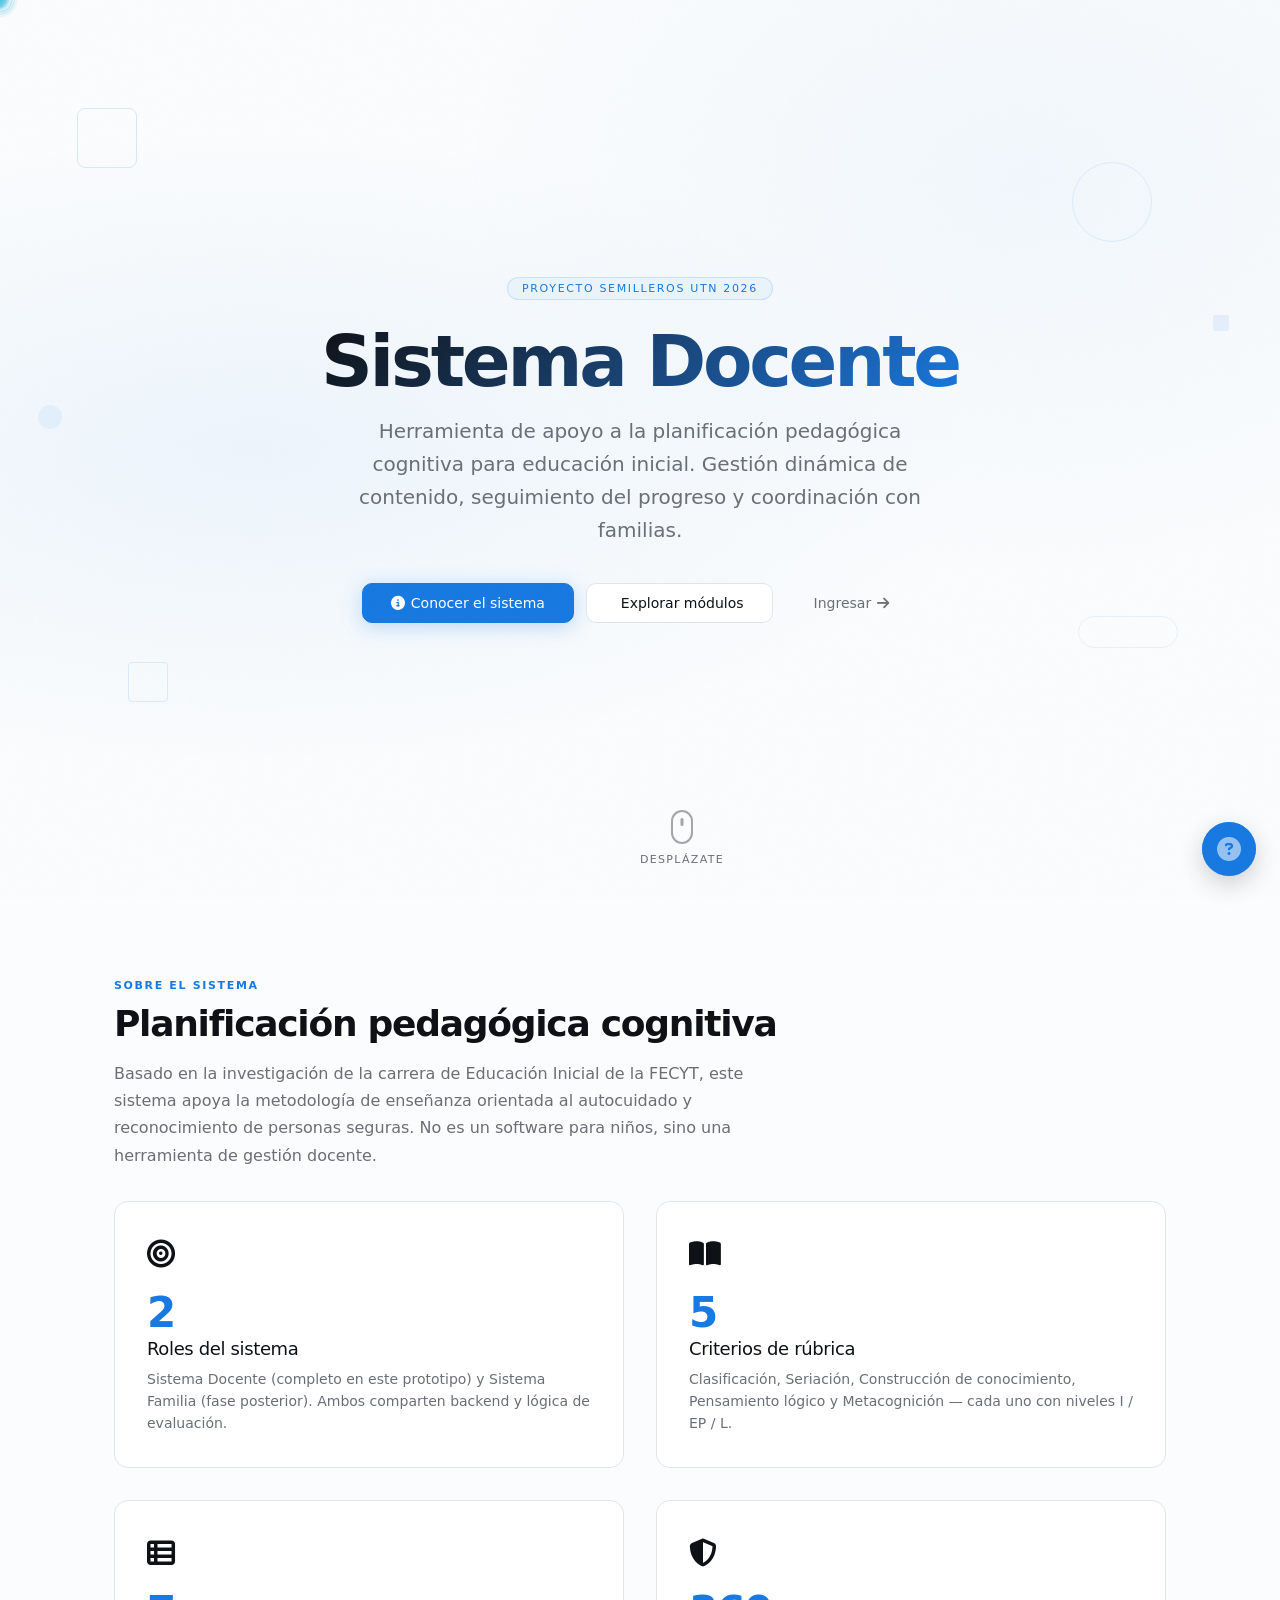
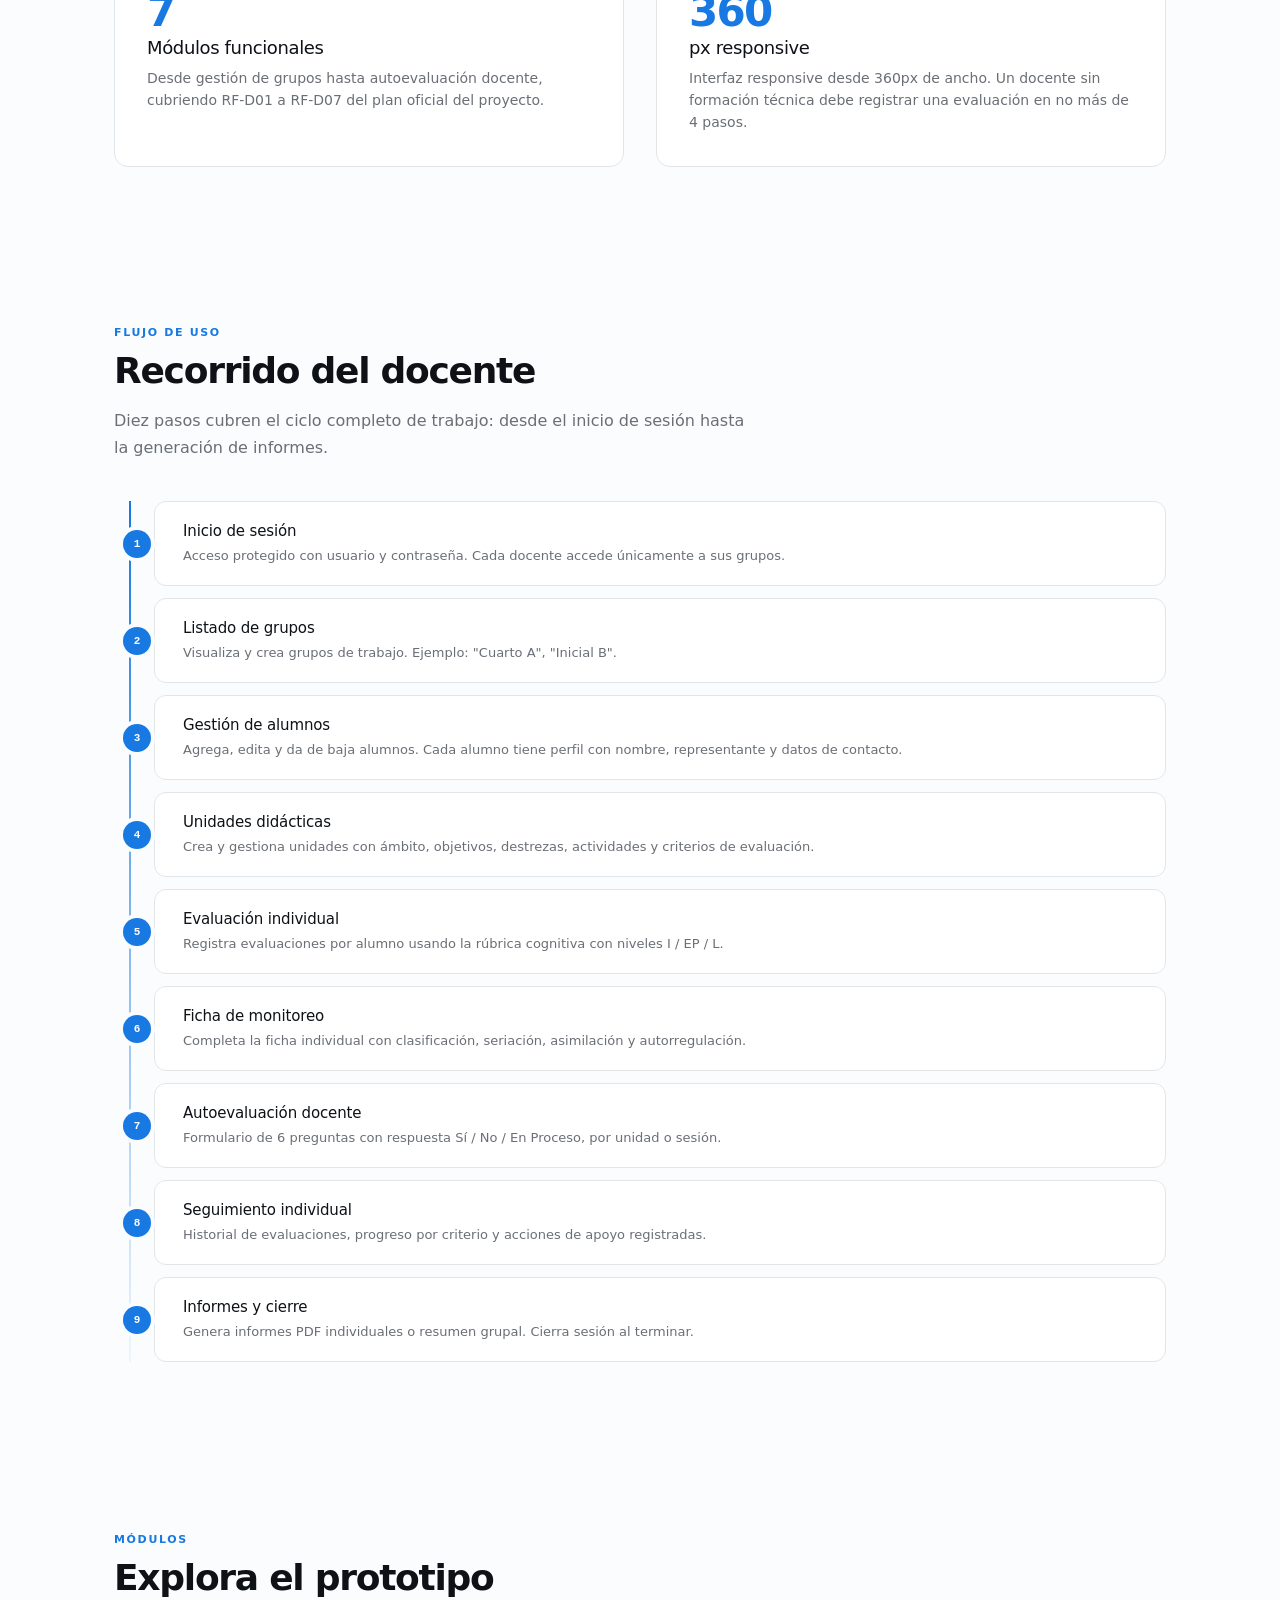
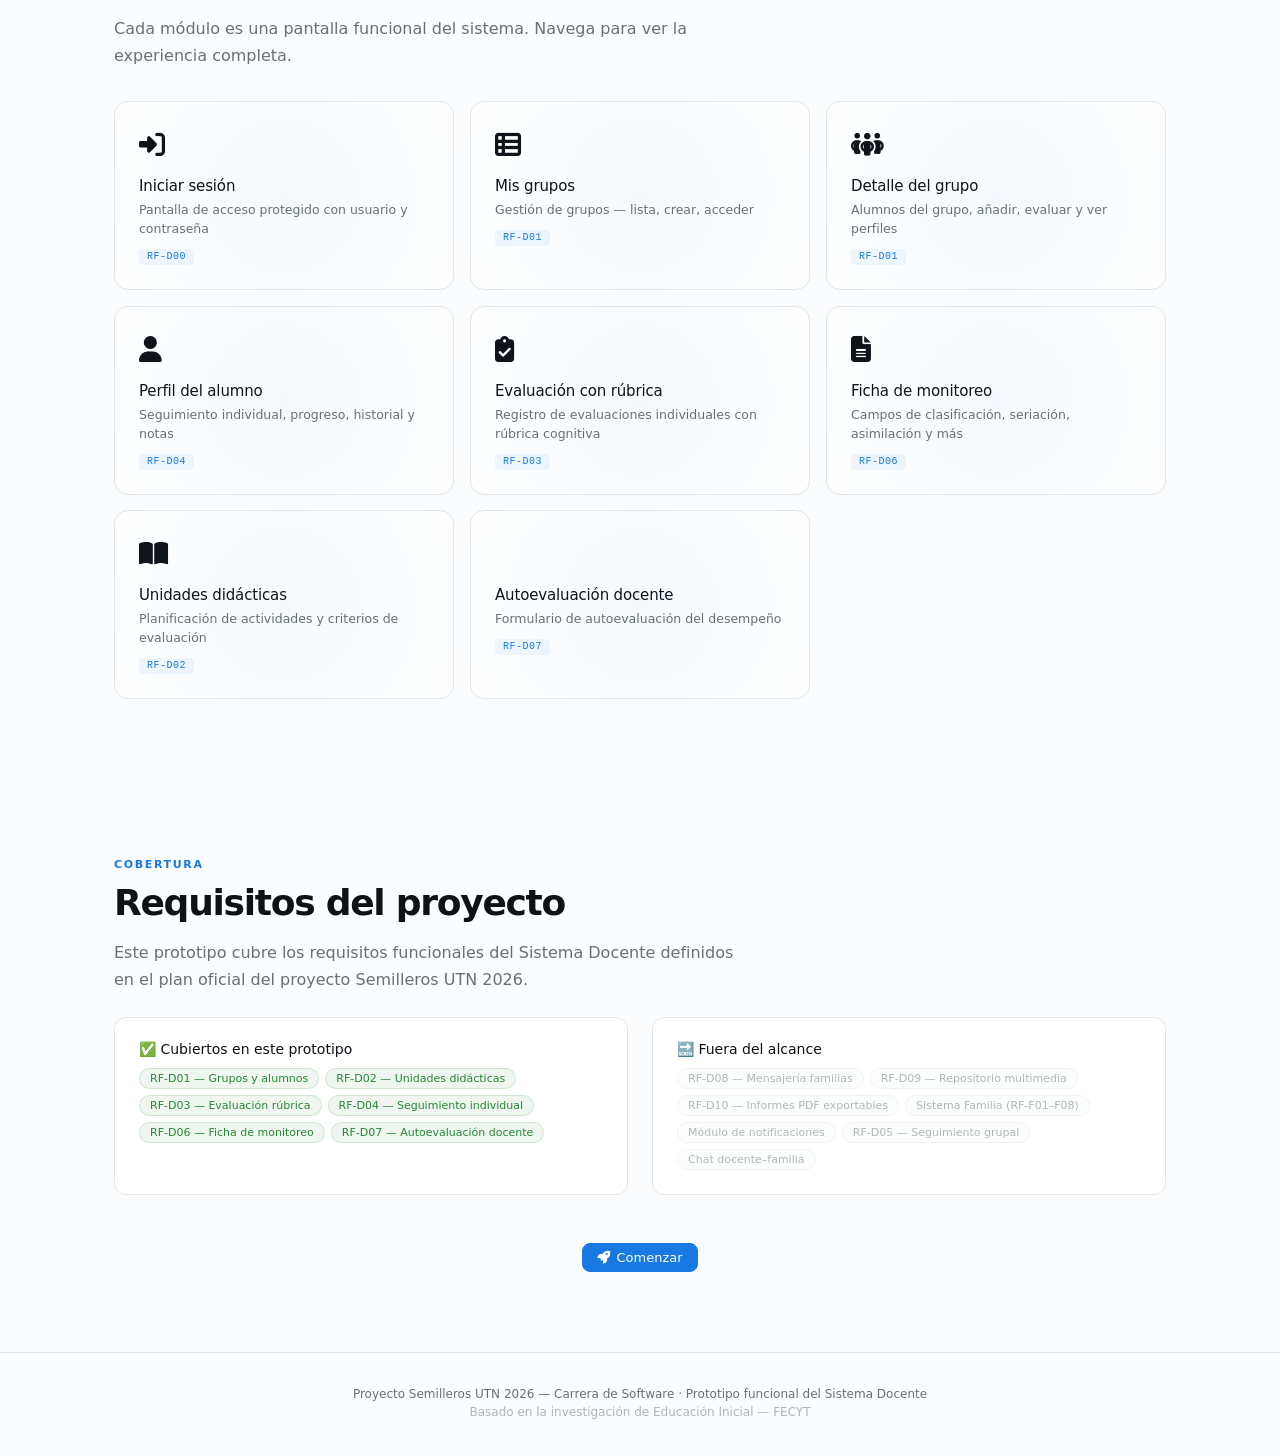
<file: index.html>
<!doctype html>
<html lang="es">
<head>
  <meta charset="utf-8">
  <meta name="viewport" content="width=device-width, initial-scale=1">
  <title>Sistema Docente — UTN Semilleros 2026</title>
  <link rel="stylesheet" href="https://cdnjs.cloudflare.com/ajax/libs/font-awesome/6.5.2/css/all.min.css" />
  <link rel="stylesheet" href="style.css" />
  <link rel="stylesheet" href="app.css" />
  <style>
    /* ============================================================
       WELCOME PAGE — Sistema Docente
       3D scroll-driven hero + system info + module grid
       ============================================================ */

    /* --- Scroll reveal overrides for welcome --- */
    .welcome-shell {
      overflow-x: hidden;
    }
    .section {
      max-width: 1100px;
      margin: 0 auto;
      padding: 80px 24px;
    }
    .section-label {
      font: 600 11px/1 var(--font);
      letter-spacing: 0.15em;
      text-transform: uppercase;
      color: var(--accent);
      margin-bottom: 12px;
    }
    .section h2 {
      font: 600 36px/1.15 var(--font-display);
      letter-spacing: -0.035em;
      margin-bottom: 16px;
    }
    .section .lead {
      font-size: 16px;
      color: var(--muted);
      line-height: 1.7;
      max-width: 640px;
    }

    /* ============================================================
       HERO — full-screen, 3D particles, scroll-driven
       ============================================================ */
    .hero {
      position: relative;
      width: 100%;
      height: 100vh;
      min-height: 600px;
      display: flex;
      align-items: center;
      justify-content: center;
      overflow: hidden;
      background:
        radial-gradient(ellipse at 20% 50%, oklch(58% 0.18 255 / 0.06) 0%, transparent 50%),
        radial-gradient(ellipse at 80% 20%, oklch(58% 0.18 255 / 0.04) 0%, transparent 40%),
        var(--bg);
    }
    .hero-particles {
      position: absolute;
      inset: 0;
      width: 100%;
      height: 100%;
      pointer-events: none;
      z-index: 1;
    }

    /* 3D floating geometric shapes in hero */
    .hero-shapes {
      position: absolute;
      inset: 0;
      pointer-events: none;
      z-index: 1;
      perspective: 1200px;
      transform-style: preserve-3d;
    }
    .hero-shape {
      position: absolute;
      will-change: transform;
      transition: transform 0.05s linear;
      transform-style: preserve-3d;
    }
    .hero-shape-1 {
      top: 12%;
      left: 6%;
      width: 60px; height: 60px;
      border: 1.5px solid oklch(58% 0.18 255 / 0.15);
      border-radius: 8px;
      transform: rotateX(45deg) rotateY(25deg);
    }
    .hero-shape-2 {
      top: 18%;
      right: 10%;
      width: 80px; height: 80px;
      border-radius: 50%;
      border: 1.5px solid oklch(58% 0.18 255 / 0.10);
    }
    .hero-shape-3 {
      bottom: 22%;
      left: 10%;
      width: 40px; height: 40px;
      border: 1.5px solid oklch(58% 0.18 255 / 0.12);
      border-radius: 4px;
      transform: rotate(35deg) rotateX(30deg);
    }
    .hero-shape-4 {
      bottom: 28%;
      right: 8%;
      width: 100px; height: 32px;
      border: 1.5px solid oklch(58% 0.18 255 / 0.08);
      border-radius: 999px;
    }
    .hero-shape-5 {
      top: 45%;
      left: 3%;
      width: 24px; height: 24px;
      background: oklch(58% 0.18 255 / 0.06);
      border-radius: 50%;
    }
    .hero-shape-6 {
      top: 35%;
      right: 4%;
      width: 16px; height: 16px;
      background: oklch(58% 0.18 255 / 0.08);
      border-radius: 2px;
      transform: rotate(45deg);
    }

    .hero-content {
      position: relative;
      z-index: 2;
      text-align: center;
      max-width: 820px;
      padding: 0 24px;
      perspective: 1000px;
    }
    .hero-badge {
      display: inline-block;
      font: 500 11px/1 var(--font);
      letter-spacing: 0.15em;
      text-transform: uppercase;
      color: var(--accent);
      padding: 5px 14px;
      border: 1px solid oklch(58% 0.18 255 / 0.15);
      border-radius: 999px;
      margin-bottom: 24px;
      background: oklch(58% 0.18 255 / 0.04);
    }
    .hero h1 {
      font: 700 clamp(40px, 6vw, 72px)/1.05 var(--font-display);
      letter-spacing: -0.045em;
      margin-bottom: 16px;
    }
    .hero h1 .gradient-text {
      background: linear-gradient(135deg, var(--fg) 0%, var(--accent) 100%);
      -webkit-background-clip: text;
      -webkit-text-fill-color: transparent;
      background-clip: text;
    }
    .hero p {
      font-size: clamp(16px, 2vw, 20px);
      line-height: 1.65;
      color: var(--muted);
      max-width: 600px;
      margin: 0 auto 36px;
    }
    .hero-actions {
      display: flex;
      gap: 12px;
      justify-content: center;
      flex-wrap: wrap;
    }
    .hero-actions .btn {
      padding: 12px 28px;
      font-size: 14px;
      border-radius: 10px;
    }
    .hero-actions .btn-primary {
      box-shadow: 0 4px 20px oklch(58% 0.18 255 / 0.25);
    }

    .hero-scroll-hint {
      position: absolute;
      bottom: 32px;
      left: 50%;
      transform: translateX(-50%);
      z-index: 2;
      display: flex;
      flex-direction: column;
      align-items: center;
      gap: 8px;
      color: var(--muted);
      font-size: 11px;
      letter-spacing: 0.12em;
      text-transform: uppercase;
      opacity: 0.5;
    }
    .hero-scroll-hint .mouse {
      width: 22px; height: 34px;
      border: 2px solid var(--muted);
      border-radius: 999px;
      position: relative;
      opacity: 0.6;
    }
    .hero-scroll-hint .mouse::after {
      content: '';
      position: absolute;
      top: 6px;
      left: 50%;
      transform: translateX(-50%);
      width: 3px; height: 8px;
      background: var(--muted);
      border-radius: 999px;
      animation: scroll-bounce 1.8s ease-in-out infinite;
    }
    @keyframes scroll-bounce {
      0%, 100% { transform: translateX(-50%) translateY(0); opacity: 1; }
      50% { transform: translateX(-50%) translateY(10px); opacity: 0.2; }
    }

    @media (max-width: 768px) {
      .hero h1 { font-size: 36px; }
      .hero-shape-1 { display: none; }
      .hero-shape-2 { display: none; }
      .hero-shape-3 { display: none; }
      .hero-shape-4 { display: none; }
    }

    /* ============================================================
       SECTIONS — scroll-driven 3D reveals
       ============================================================ */

    /* Section 2: Sobre el sistema */
    .about-grid {
      display: grid;
      grid-template-columns: 1fr 1fr;
      gap: 32px;
      margin-top: 32px;
    }
    .about-card {
      background: var(--surface);
      border: 1px solid var(--border);
      border-radius: 14px;
      padding: 32px;
      transition: transform 0.4s cubic-bezier(0.16, 1, 0.3, 1),
                  box-shadow 0.4s ease;
    }
    .about-card:hover {
      transform: translateY(-4px);
      box-shadow: 0 12px 40px rgba(0,0,0,0.06);
    }
    .about-card .icon {
      font-size: 28px;
      margin-bottom: 16px;
      display: block;
    }
    .about-card .num {
      font: 600 42px/1 var(--font-display);
      letter-spacing: -0.04em;
      color: var(--accent);
      margin-bottom: 4px;
    }
    .about-card h3 {
      font: 500 18px/1.2 var(--font-display);
      letter-spacing: -0.02em;
      margin-bottom: 8px;
    }
    .about-card p {
      font-size: 14px;
      color: var(--muted);
      line-height: 1.6;
    }

    @media (max-width: 640px) {
      .about-grid { grid-template-columns: 1fr; }
    }

    /* Section 3: Flujo general — timeline */
    .flow-timeline {
      position: relative;
      margin-top: 40px;
      padding-left: 40px;
    }
    .flow-timeline::before {
      content: '';
      position: absolute;
      left: 15px;
      top: 0;
      bottom: 0;
      width: 2px;
      background: linear-gradient(to bottom, var(--accent), oklch(58% 0.18 255 / 0.05));
    }
    .flow-step {
      position: relative;
      padding: 20px 28px;
      margin-bottom: 12px;
      background: var(--surface);
      border: 1px solid var(--border);
      border-radius: 12px;
      transition: transform 0.3s ease, box-shadow 0.3s ease;
    }
    .flow-step:hover {
      transform: translateX(4px);
      box-shadow: 0 4px 20px rgba(0,0,0,0.04);
    }
    .flow-step::before {
      content: attr(data-step);
      position: absolute;
      left: -32px;
      top: 50%;
      transform: translateY(-50%);
      width: 28px; height: 28px;
      border-radius: 50%;
      background: var(--accent);
      color: #fff;
      font: 600 11px/28px var(--font-mono);
      text-align: center;
      box-shadow: 0 0 0 4px var(--bg);
    }
    .flow-step h4 {
      font: 500 15px/1.3 var(--font-display);
      letter-spacing: -0.01em;
      margin-bottom: 4px;
    }
    .flow-step p {
      font-size: 13px;
      color: var(--muted);
      line-height: 1.5;
    }

    @media (max-width: 640px) {
      .flow-timeline { padding-left: 32px; }
      .flow-step::before { left: -26px; width: 24px; height: 24px; line-height: 24px; font-size: 10px; }
    }

    /* Section 4: Módulos grid — 3D flip/tilt cards */
    .modules-grid {
      display: grid;
      grid-template-columns: repeat(auto-fill, minmax(280px, 1fr));
      gap: 16px;
      margin-top: 32px;
    }
    .module-card {
      position: relative;
      background: var(--surface);
      border: 1px solid var(--border);
      border-radius: 14px;
      padding: 24px;
      text-decoration: none;
      color: var(--fg);
      transition: all 0.4s cubic-bezier(0.16, 1, 0.3, 1);
      transform-style: preserve-3d;
      overflow: hidden;
    }
    .module-card::before {
      content: '';
      position: absolute;
      top: 0;
      left: 0;
      right: 0;
      height: 3px;
      background: linear-gradient(90deg, transparent, var(--accent), transparent);
      opacity: 0;
      transition: opacity 0.3s;
    }
    .module-card:hover::before {
      opacity: 1;
    }
    .module-card .icon-lg {
      font-size: 26px;
      display: block;
      margin-bottom: 12px;
    }
    .module-card h3 {
      font: 500 15px/1.2 var(--font-display);
      letter-spacing: -0.01em;
      margin-bottom: 6px;
    }
    .module-card p {
      font-size: 12.5px;
      color: var(--muted);
      line-height: 1.5;
    }
    .module-card .rf-tag {
      display: inline-block;
      margin-top: 10px;
      font: 500 10px/1 var(--font-mono);
      letter-spacing: 0.05em;
      color: var(--accent);
      background: oklch(58% 0.18 255 / 0.06);
      padding: 3px 8px;
      border-radius: 4px;
    }
    .module-card .glow {
      position: absolute;
      top: -50%;
      left: -50%;
      width: 200%;
      height: 200%;
      pointer-events: none;
      background: radial-gradient(circle at var(--mouse-x, 50%) var(--mouse-y, 50%),
                  oklch(58% 0.18 255 / 0.04) 0%, transparent 60%);
      transition: background 0.1s;
    }

    /* Section 5: Cobertura */
    .coverage-grid {
      display: grid;
      grid-template-columns: 1fr 1fr;
      gap: 24px;
      margin-top: 24px;
    }
    .coverage-box {
      background: var(--surface);
      border: 1px solid var(--border);
      border-radius: 12px;
      padding: 24px;
    }
    .coverage-box h3 {
      font: 500 14px/1 var(--font-display);
      margin-bottom: 12px;
      display: flex;
      align-items: center;
      gap: 8px;
    }
    .coverage-box .chip-list {
      display: flex;
      flex-wrap: wrap;
      gap: 6px;
    }
    .coverage-box .chip {
      font: 500 11px/1 var(--font);
      padding: 4px 10px;
      border-radius: 999px;
      background: var(--bg);
      color: var(--fg);
      border: 1px solid var(--border);
    }
    .coverage-box .chip.included {
      background: oklch(55% 0.15 145 / 0.08);
      border-color: oklch(55% 0.15 145 / 0.15);
      color: var(--success);
    }
    .coverage-box .chip.excluded {
      color: var(--muted);
      opacity: 0.5;
    }

    @media (max-width: 640px) {
      .coverage-grid { grid-template-columns: 1fr; }
    }

    /* ============================================================
       3D CSS custom property utilities (set by JS)
       ============================================================ */
    .p3d-float {
      transform: translate3d(var(--p3d-x, 0px), var(--p3d-y, 0px), 0px)
                 rotateX(var(--p3d-rx, 0deg))
                 rotateY(var(--p3d-ry, 0deg));
      transition: transform 0.08s linear;
      will-change: transform;
    }
    .p3d-scroll {
      transition: transform 0.1s ease-out;
      will-change: transform;
    }

    /* ============================================================
       Background noise texture
       ============================================================ */
    .noise-overlay {
      position: fixed;
      inset: 0;
      pointer-events: none;
      z-index: 9999;
      opacity: 0.015;
      background-image: url("data:image/svg+xml,%3Csvg viewBox='0 0 200 200' xmlns='http://www.w3.org/2000/svg'%3E%3Cfilter id='n'%3E%3CfeTurbulence type='fractalNoise' baseFrequency='0.65' numOctaves='3' stitchTiles='stitch'/%3E%3C/filter%3E%3Crect width='100%25' height='100%25' filter='url(%23n)'/%3E%3C/svg%3E");
      background-size: 200px 200px;
    }
  </style>
</head>
<body>
  <div class="welcome-shell">
    <div class="noise-overlay"></div>

    <!-- ============================================================
         HERO — Full-screen 3D welcome
         ============================================================ -->
    <section class="hero" id="hero">
      <!-- Canvas particles -->
      <canvas class="hero-particles" id="hero-particles"></canvas>

      <!-- 3D floating shapes -->
      <div class="hero-shapes">
        <div class="hero-shape hero-shape-1 p3d-float" data-float="25"></div>
        <div class="hero-shape hero-shape-2 p3d-float" data-float="35"></div>
        <div class="hero-shape hero-shape-3 p3d-float" data-float="18"></div>
        <div class="hero-shape hero-shape-4 p3d-float" data-float="28"></div>
        <div class="hero-shape hero-shape-5 p3d-float" data-float="15"></div>
        <div class="hero-shape hero-shape-6 p3d-float" data-float="22"></div>
      </div>

      <div class="hero-content">
        <div class="hero-badge sr-init sr-fade-up">Proyecto Semilleros UTN 2026</div>
        <h1 class="sr-init" data-reveal-delay="100">
          <span class="gradient-text">Sistema Docente</span>
        </h1>
        <p class="sr-init sr-fade-up" data-reveal-delay="200">
          Herramienta de apoyo a la planificación pedagógica cognitiva para educación inicial.
          Gestión dinámica de contenido, seguimiento del progreso y coordinación con familias.
        </p>
        <div class="hero-actions sr-init" data-reveal-delay="300">
          <a class="btn btn-primary" href="#about"><i class="fa-solid fa-circle-info"></i> Conocer el sistema</a>
          <a class="btn" href="#modules"><i class="fa-solid fa-grid-2"></i> Explorar módulos</a>
          <a class="btn btn-ghost" href="screens/login.html">Ingresar <i class="fa-solid fa-arrow-right"></i></a>
        </div>
      </div>

      <div class="hero-scroll-hint sr-init sr-fade-up" data-reveal-delay="500">
        <div class="mouse"></div>
        <span>Desplázate</span>
      </div>
    </section>

    <!-- ============================================================
         SECTION 2 — Sobre el sistema
         ============================================================ -->
    <section class="section" id="about">
      <div class="section-label sr-init sr-fade-up">Sobre el sistema</div>
      <h2 class="sr-init sr-fade-up" data-reveal-delay="50">Planificación pedagógica cognitiva</h2>
      <p class="lead sr-init sr-fade-up" data-reveal-delay="100">
        Basado en la investigación de la carrera de Educación Inicial de la FECYT,
        este sistema apoya la metodología de enseñanza orientada al autocuidado y
        reconocimiento de personas seguras. No es un software para niños, sino una
        herramienta de gestión docente.
      </p>

      <div class="about-grid">
        <div class="about-card sr-init sr-flip-in" data-reveal-delay="100">
          <span class="icon"><i class="fa-solid fa-bullseye"></i></span>
          <div class="num">2</div>
          <h3>Roles del sistema</h3>
          <p>Sistema Docente (completo en este prototipo) y Sistema Familia (fase posterior). Ambos comparten backend y lógica de evaluación.</p>
        </div>
        <div class="about-card sr-init sr-flip-in" data-reveal-delay="170">
          <span class="icon"><i class="fa-solid fa-book-open"></i></span>
          <div class="num">5</div>
          <h3>Criterios de rúbrica</h3>
          <p>Clasificación, Seriación, Construcción de conocimiento, Pensamiento lógico y Metacognición — cada uno con niveles I / EP / L.</p>
        </div>
        <div class="about-card sr-init sr-flip-in" data-reveal-delay="240">
          <span class="icon"><i class="fa-solid fa-table-list"></i></span>
          <div class="num">7</div>
          <h3>Módulos funcionales</h3>
          <p>Desde gestión de grupos hasta autoevaluación docente, cubriendo RF-D01 a RF-D07 del plan oficial del proyecto.</p>
        </div>
        <div class="about-card sr-init sr-flip-in" data-reveal-delay="310">
          <span class="icon"><i class="fa-solid fa-shield-halved"></i></span>
          <div class="num">360</div>
          <h3>px responsive</h3>
          <p>Interfaz responsive desde 360px de ancho. Un docente sin formación técnica debe registrar una evaluación en no más de 4 pasos.</p>
        </div>
      </div>
    </section>

    <!-- ============================================================
         SECTION 3 — Flujo general
         ============================================================ -->
    <section class="section" id="flow">
      <div class="section-label sr-init sr-fade-up">Flujo de uso</div>
      <h2 class="sr-init sr-fade-up" data-reveal-delay="50">Recorrido del docente</h2>
      <p class="lead sr-init sr-fade-up" data-reveal-delay="100">
        Diez pasos cubren el ciclo completo de trabajo: desde el inicio de sesión
        hasta la generación de informes.
      </p>

      <div class="flow-timeline">
        <div class="flow-step sr-init sr-scale-in" data-step="1" data-reveal-delay="0">
          <h4>Inicio de sesión</h4>
          <p>Acceso protegido con usuario y contraseña. Cada docente accede únicamente a sus grupos.</p>
        </div>
        <div class="flow-step sr-init sr-scale-in" data-step="2" data-reveal-delay="80">
          <h4>Listado de grupos</h4>
          <p>Visualiza y crea grupos de trabajo. Ejemplo: "Cuarto A", "Inicial B".</p>
        </div>
        <div class="flow-step sr-init sr-scale-in" data-step="3" data-reveal-delay="160">
          <h4>Gestión de alumnos</h4>
          <p>Agrega, edita y da de baja alumnos. Cada alumno tiene perfil con nombre, representante y datos de contacto.</p>
        </div>
        <div class="flow-step sr-init sr-scale-in" data-step="4" data-reveal-delay="240">
          <h4>Unidades didácticas</h4>
          <p>Crea y gestiona unidades con ámbito, objetivos, destrezas, actividades y criterios de evaluación.</p>
        </div>
        <div class="flow-step sr-init sr-scale-in" data-step="5" data-reveal-delay="320">
          <h4>Evaluación individual</h4>
          <p>Registra evaluaciones por alumno usando la rúbrica cognitiva con niveles I / EP / L.</p>
        </div>
        <div class="flow-step sr-init sr-scale-in" data-step="6" data-reveal-delay="400">
          <h4>Ficha de monitoreo</h4>
          <p>Completa la ficha individual con clasificación, seriación, asimilación y autorregulación.</p>
        </div>
        <div class="flow-step sr-init sr-scale-in" data-step="7" data-reveal-delay="480">
          <h4>Autoevaluación docente</h4>
          <p>Formulario de 6 preguntas con respuesta Sí / No / En Proceso, por unidad o sesión.</p>
        </div>
        <div class="flow-step sr-init sr-scale-in" data-step="8" data-reveal-delay="560">
          <h4>Seguimiento individual</h4>
          <p>Historial de evaluaciones, progreso por criterio y acciones de apoyo registradas.</p>
        </div>
        <div class="flow-step sr-init sr-scale-in" data-step="9" data-reveal-delay="640">
          <h4>Informes y cierre</h4>
          <p>Genera informes PDF individuales o resumen grupal. Cierra sesión al terminar.</p>
        </div>
      </div>
    </section>

    <!-- ============================================================
         SECTION 4 — Módulos del sistema
         ============================================================ -->
    <section class="section" id="modules">
      <div class="section-label sr-init sr-fade-up">Módulos</div>
      <h2 class="sr-init sr-fade-up" data-reveal-delay="50">Explora el prototipo</h2>
      <p class="lead sr-init sr-fade-up" data-reveal-delay="100">
        Cada módulo es una pantalla funcional del sistema. Navega para ver la
        experiencia completa.
      </p>

      <div class="modules-grid" data-reveal-stagger>
        <a class="module-card tilt-3d sr-init sr-flip-in" href="screens/login.html">
          <div class="glow"></div>
          <span class="icon-lg"><i class="fa-solid fa-right-to-bracket"></i></span>
          <h3>Iniciar sesión</h3>
          <p>Pantalla de acceso protegido con usuario y contraseña</p>
          <span class="rf-tag">RF-D00</span>
        </a>
        <a class="module-card tilt-3d sr-init sr-flip-in" href="screens/dashboard.html">
          <div class="glow"></div>
          <span class="icon-lg"><i class="fa-solid fa-table-list"></i></span>
          <h3>Mis grupos</h3>
          <p>Gestión de grupos — lista, crear, acceder</p>
          <span class="rf-tag">RF-D01</span>
        </a>
        <a class="module-card tilt-3d sr-init sr-flip-in" href="screens/group.html">
          <div class="glow"></div>
          <span class="icon-lg"><i class="fa-solid fa-people-group"></i></span>
          <h3>Detalle del grupo</h3>
          <p>Alumnos del grupo, añadir, evaluar y ver perfiles</p>
          <span class="rf-tag">RF-D01</span>
        </a>
        <a class="module-card tilt-3d sr-init sr-flip-in" href="screens/student.html">
          <div class="glow"></div>
          <span class="icon-lg"><i class="fa-solid fa-user"></i></span>
          <h3>Perfil del alumno</h3>
          <p>Seguimiento individual, progreso, historial y notas</p>
          <span class="rf-tag">RF-D04</span>
        </a>
        <a class="module-card tilt-3d sr-init sr-flip-in" href="screens/evaluate.html">
          <div class="glow"></div>
          <span class="icon-lg"><i class="fa-solid fa-clipboard-check"></i></span>
          <h3>Evaluación con rúbrica</h3>
          <p>Registro de evaluaciones individuales con rúbrica cognitiva</p>
          <span class="rf-tag">RF-D03</span>
        </a>
        <a class="module-card tilt-3d sr-init sr-flip-in" href="screens/monitoring.html">
          <div class="glow"></div>
          <span class="icon-lg"><i class="fa-solid fa-file-lines"></i></span>
          <h3>Ficha de monitoreo</h3>
          <p>Campos de clasificación, seriación, asimilación y más</p>
          <span class="rf-tag">RF-D06</span>
        </a>
        <a class="module-card tilt-3d sr-init sr-flip-in" href="screens/units.html">
          <div class="glow"></div>
          <span class="icon-lg"><i class="fa-solid fa-book-open"></i></span>
          <h3>Unidades didácticas</h3>
          <p>Planificación de actividades y criterios de evaluación</p>
          <span class="rf-tag">RF-D02</span>
        </a>

        <a class="module-card tilt-3d sr-init sr-flip-in" href="screens/self-eval.html">
          <div class="glow"></div>
          <span class="icon-lg"><i class="fa-solid fa-mirror"></i></span>
          <h3>Autoevaluación docente</h3>
          <p>Formulario de autoevaluación del desempeño</p>
          <span class="rf-tag">RF-D07</span>
        </a>
      </div>
    </section>

    <!-- ============================================================
         SECTION 5 — Cobertura
         ============================================================ -->
    <section class="section" id="coverage">
      <div class="section-label sr-init sr-fade-up">Cobertura</div>
      <h2 class="sr-init sr-fade-up" data-reveal-delay="50">Requisitos del proyecto</h2>
      <p class="lead sr-init sr-fade-up" data-reveal-delay="100">
        Este prototipo cubre los requisitos funcionales del Sistema Docente
        definidos en el plan oficial del proyecto Semilleros UTN 2026.
      </p>

      <div class="coverage-grid">
        <div class="coverage-box sr-init sr-scale-in" data-reveal-delay="100">
          <h3>✅ Cubiertos en este prototipo</h3>
          <div class="chip-list">
            <span class="chip included">RF-D01 — Grupos y alumnos</span>
            <span class="chip included">RF-D02 — Unidades didácticas</span>
            <span class="chip included">RF-D03 — Evaluación rúbrica</span>
            <span class="chip included">RF-D04 — Seguimiento individual</span>
            <span class="chip included">RF-D06 — Ficha de monitoreo</span>
            <span class="chip included">RF-D07 — Autoevaluación docente</span>
          </div>
        </div>
        <div class="coverage-box sr-init sr-scale-in" data-reveal-delay="200">
          <h3>🔜 Fuera del alcance</h3>
          <div class="chip-list">
            <span class="chip excluded">RF-D08 — Mensajería familias</span>
            <span class="chip excluded">RF-D09 — Repositorio multimedia</span>
            <span class="chip excluded">RF-D10 — Informes PDF exportables</span>
            <span class="chip excluded">Sistema Familia (RF-F01–F08)</span>
            <span class="chip excluded">Módulo de notificaciones</span>
            <span class="chip excluded">RF-D05 — Seguimiento grupal</span>
            <span class="chip excluded">Chat docente–familia</span>
          </div>
        </div>
      </div>

      <div style="text-align:center;margin-top:48px" class="sr-init sr-fade-up">
        <a class="btn btn-primary" href="screens/login.html"><i class="fa-solid fa-rocket"></i> Comenzar</a>
      </div>
    </section>

    <!-- ============================================================
         Footer
         ============================================================ -->
    <footer style="text-align:center;padding:32px 24px;font-size:12px;color:var(--muted);border-top:1px solid var(--border)">
      Proyecto Semilleros UTN 2026 — Carrera de Software &middot; Prototipo funcional del Sistema Docente
      <br>
      <span style="opacity:0.5">Basado en la investigación de Educación Inicial — FECYT</span>
    </footer>
  </div>

  <script src="scroll-reveal.js"></script>
  <script src="help.js"></script>
  <script type="module" src="js/app.js"></script>
  <script>
    (function () {
      // Module card glow — follow mouse
      var cards = document.querySelectorAll('.module-card');
      cards.forEach(function (c) {
        c.addEventListener('mousemove', function (e) {
          var rect = c.getBoundingClientRect();
          var x = ((e.clientX - rect.left) / rect.width) * 100;
          var y = ((e.clientY - rect.top) / rect.height) * 100;
          c.style.setProperty('--mouse-x', x + '%');
          c.style.setProperty('--mouse-y', y + '%');
        });
      });

      // Smooth scroll for anchor links
      document.querySelectorAll('a[href^="#"]').forEach(function (a) {
        a.addEventListener('click', function (e) {
          var target = document.querySelector(a.getAttribute('href'));
          if (target) {
            e.preventDefault();
            target.scrollIntoView({ behavior: 'smooth', block: 'start' });
          }
        });
      });

      // Nav background on scroll
      var ticking = false;
      window.addEventListener('scroll', function () {
        if (!ticking) {
          requestAnimationFrame(function () {
            ticking = false;
          });
          ticking = true;
        }
      }, { passive: true });
    })();
  </script>
</body>
</html>
</file>
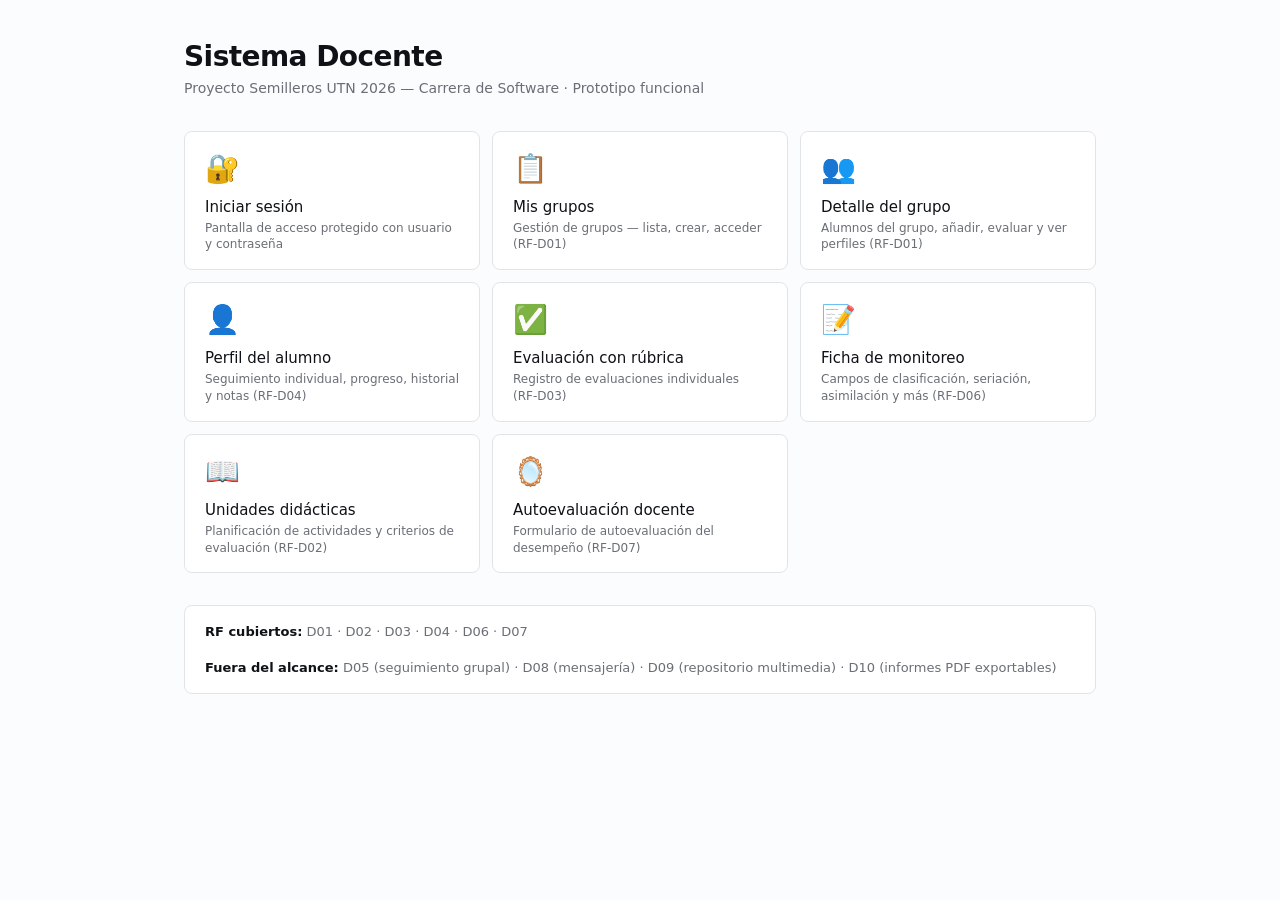
<file: sistema-docente-prototype.html>
<!doctype html>
<html lang="es">
<head>
  <meta charset="utf-8" />
  <meta name="viewport" content="width=device-width, initial-scale=1" />
  <title>Sistema Docente — Prototipo</title>
  <link rel="stylesheet" href="style.css" />
  <style>
    .launcher {
      max-width: 960px;
      margin: 0 auto;
      padding: 40px 24px;
    }
    .launcher h1 {
      font: 600 28px/1.2 var(--font-display);
      letter-spacing: -0.02em;
      margin-bottom: 4px;
    }
    .launcher .sub {
      color: var(--muted);
      margin-bottom: 32px;
      font-size: 14px;
    }
    .launcher .grid {
      display: grid;
      grid-template-columns: repeat(auto-fill, minmax(260px, 1fr));
      gap: 12px;
    }
    .launcher .card-link {
      display: block;
      background: var(--surface);
      border: 1px solid var(--border);
      border-radius: var(--radius);
      padding: 16px 20px;
      text-decoration: none;
      color: var(--fg);
      transition: all 0.15s;
    }
    .launcher .card-link:hover {
      border-color: var(--accent);
      box-shadow: 0 2px 12px rgba(0,0,0,0.04);
      text-decoration: none;
    }
    .launcher .card-link .icon-lg {
      font-size: 28px;
      margin-bottom: 8px;
    }
    .launcher .card-link h3 {
      font: 500 15px/1.2 var(--font-display);
      margin-bottom: 4px;
    }
    .launcher .card-link p {
      font-size: 12px;
      color: var(--muted);
      line-height: 1.4;
    }
  </style>
</head>
<body>
  <div class="launcher">
    <h1>Sistema Docente</h1>
    <p class="sub">Proyecto Semilleros UTN 2026 — Carrera de Software · Prototipo funcional</p>

    <div class="grid">
      <a class="card-link" href="screens/login.html">
        <div class="icon-lg">🔐</div>
        <h3>Iniciar sesión</h3>
        <p>Pantalla de acceso protegido con usuario y contraseña</p>
      </a>
      <a class="card-link" href="screens/dashboard.html">
        <div class="icon-lg">📋</div>
        <h3>Mis grupos</h3>
        <p>Gestión de grupos — lista, crear, acceder (RF-D01)</p>
      </a>
      <a class="card-link" href="screens/group.html">
        <div class="icon-lg">👥</div>
        <h3>Detalle del grupo</h3>
        <p>Alumnos del grupo, añadir, evaluar y ver perfiles (RF-D01)</p>
      </a>
      <a class="card-link" href="screens/student.html">
        <div class="icon-lg">👤</div>
        <h3>Perfil del alumno</h3>
        <p>Seguimiento individual, progreso, historial y notas (RF-D04)</p>
      </a>
      <a class="card-link" href="screens/evaluate.html">
        <div class="icon-lg">✅</div>
        <h3>Evaluación con rúbrica</h3>
        <p>Registro de evaluaciones individuales (RF-D03)</p>
      </a>
      <a class="card-link" href="screens/monitoring.html">
        <div class="icon-lg">📝</div>
        <h3>Ficha de monitoreo</h3>
        <p>Campos de clasificación, seriación, asimilación y más (RF-D06)</p>
      </a>
      <a class="card-link" href="screens/units.html">
        <div class="icon-lg">📖</div>
        <h3>Unidades didácticas</h3>
        <p>Planificación de actividades y criterios de evaluación (RF-D02)</p>
      </a>

      <a class="card-link" href="screens/self-eval.html">
        <div class="icon-lg">🪞</div>
        <h3>Autoevaluación docente</h3>
        <p>Formulario de autoevaluación del desempeño (RF-D07)</p>
      </a>
    </div>

    <div class="card" style="margin-top:32px;padding:16px 20px">
      <div style="display:flex;gap:16px;flex-wrap:wrap;align-items:center">
        <div style="font-size:13px;color:var(--muted)">
          <strong style="color:var(--fg)">RF cubiertos:</strong> D01 · D02 · D03 · D04 · D06 · D07
        </div>
        <div style="font-size:13px;color:var(--muted)">
          <strong style="color:var(--fg)">Fuera del alcance:</strong> D05 (seguimiento grupal) · D08 (mensajería) · D09 (repositorio multimedia) · D10 (informes PDF exportables)
        </div>
      </div>
    </div>
  </div>
</body>
</html>
</file>
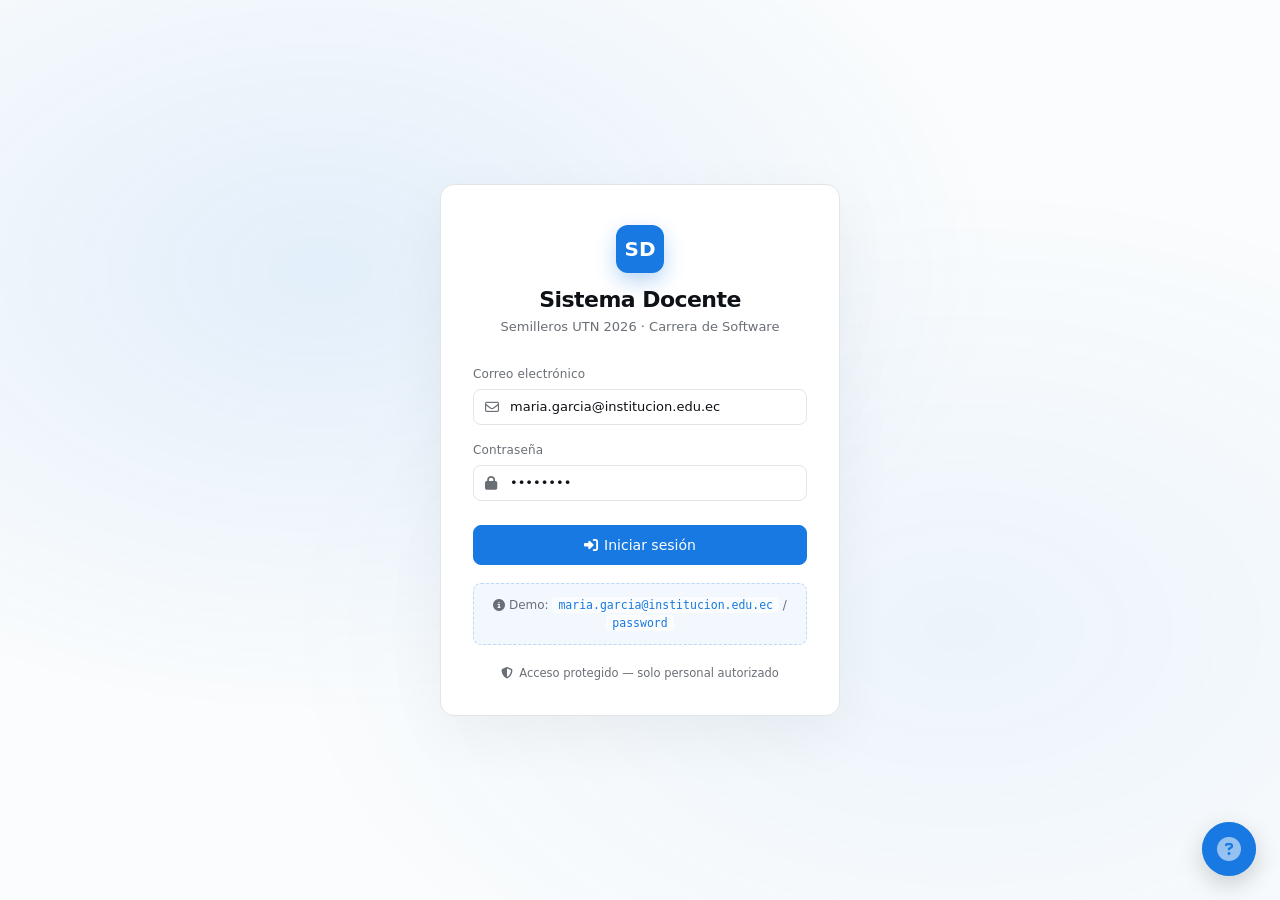
<file: screens/dashboard.html>
<!doctype html>
<html lang="es">
<head>
  <meta charset="utf-8" />
  <meta name="viewport" content="width=device-width, initial-scale=1" />
  <title>Mis grupos — Sistema Docente</title>
  <link rel="stylesheet" href="https://cdnjs.cloudflare.com/ajax/libs/font-awesome/6.5.2/css/all.min.css" />
  <link rel="stylesheet" href="../style.css" />
  <link rel="stylesheet" href="../app.css" />
</head>
<body>
  <div class="app-shell">
    <aside class="sidebar" id="sidebar"></aside>
    <div class="sidebar-backdrop" id="backdrop" onclick="toggleSidebar()"></div>
    <div class="main-area">
      <div class="topbar">
        <button class="hamburger" onclick="toggleSidebar()"><i class="fa-solid fa-bars"></i></button>
        <div class="topbar-left">
          <h2><i class="fa-solid fa-table-list" style="color:var(--accent);margin-right:8px"></i>Mis grupos</h2>
        </div>
        <div class="topbar-actions">
          <button class="btn" id="resetDataBtn" title="Restaurar datos de demo" style="font-size:12px">
            <i class="fa-solid fa-rotate-left"></i> Demo
          </button>
          <button class="btn btn-primary" id="newGroupBtn">
            <i class="fa-solid fa-plus"></i> Nuevo grupo
          </button>
        </div>
      </div>
      <div class="content">
        <div class="grid-2" style="margin-bottom:24px" id="statsGrid"></div>
        <div class="card" id="groupsCard">
          <div class="card-header">
            <h3><i class="fa-solid fa-people-group" style="color:var(--accent);margin-right:6px"></i>Listado de grupos</h3>
            <input type="search" id="searchGroup" placeholder="Buscar grupo..." style="width:auto;max-width:240px" />
          </div>
          <div class="table-wrap">
            <table id="groupsTable">
              <thead>
                <tr>
                  <th>Grupo</th>
                  <th>Nivel</th>
                  <th>Alumnos</th>
                  <th>Unidad activa</th>
                  <th>Progreso</th>
                  <th></th>
                </tr>
              </thead>
              <tbody id="groupsTbody"></tbody>
            </table>
          </div>
        </div>
      </div>
    </div>
  </div>

  <script src="../help.js"></script>
  <script type="module" src="../js/app.js"></script>
  <script type="module">
    import { renderSidebar } from '../js/views/sidebar.js';
    import { Icon }          from '../js/views/icons.js';
    import { Modal }         from '../js/views/modal.js';
    import { escapeHtml }    from '../js/core/dom.js';

    function init() {
      if (!window.App) { setTimeout(init, 50); return; }
      const { auth, groups, students, units, evaluations } = window.App;
      if (!auth.isLoggedIn()) { window.location.href = 'login.html'; return; }

      renderSidebar(document.getElementById('sidebar'), 'dashboard');

      // Render inicial
      render();
      window.App.bus.on(window.App.EVENTS.GROUPS_CHANGED,    render);
      window.App.bus.on(window.App.EVENTS.STUDENTS_CHANGED,  render);
      window.App.bus.on(window.App.EVENTS.EVALS_CHANGED,     render);

      // Búsqueda en vivo
      document.getElementById('searchGroup').addEventListener('input', render);

      // Botón nuevo grupo
      document.getElementById('newGroupBtn').addEventListener('click', openNewGroupModal);
      document.getElementById('resetDataBtn').addEventListener('click', openResetConfirm);
    }

    function render() {
      const { groups, students, units, evaluations, Icon } = window.App;
      const all = groups.list();
      const q = (document.getElementById('searchGroup').value || '').trim().toLowerCase();
      const filtered = q ? all.filter(g => g.name.toLowerCase().includes(q) || g.level.toLowerCase().includes(q)) : all;

      // Stats globales
      const totalStudents = students.list().length;
      const totalEvals    = evaluations.list().length;
      document.getElementById('statsGrid').innerHTML = `
        <div class="card stat-card">
          <span class="stat-icon"><i class="fa-solid fa-people-group"></i></span>
          <div class="value" data-count="${all.length}">${all.length}</div>
          <div class="label">Grupos activos</div>
        </div>
        <div class="card stat-card">
          <span class="stat-icon success"><i class="fa-solid fa-user-graduate"></i></span>
          <div class="value" data-count="${totalStudents}">${totalStudents}</div>
          <div class="label">Alumnos en total</div>
        </div>
      `;

      // Tabla
      const tbody = document.getElementById('groupsTbody');
      if (!filtered.length) {
        tbody.innerHTML = `
          <tr><td colspan="6">
            <div class="empty-state">
              <span class="icon"><i class="fa-regular fa-folder-open"></i></span>
              <h3>No hay grupos</h3>
              <p>Crea tu primer grupo para empezar.</p>
              <button class="btn btn-primary" onclick="document.getElementById('newGroupBtn').click()">
                <i class="fa-solid fa-plus"></i> Nuevo grupo
              </button>
            </div>
          </td></tr>
        `;
        return;
      }
      tbody.innerHTML = filtered.map(g => {
        const sCount  = students.byGroup(g.id).length;
        const evals   = evaluations.byGroup(g.id);
        const evaluated = new Set(evals.map(e => e.studentId)).size;
        const pct = sCount ? Math.round((evaluated / sCount) * 100) : 0;
        const activeUnit = units.list().find(u => (g.unitIds||[]).includes(u.id) && u.status === 'active');
        const unitName = activeUnit ? activeUnit.name : '— sin unidad —';
        const pctClass = pct >= 100 ? 'badge-achieved' : pct >= 50 ? 'badge-progress' : 'badge-initiated';
        return `
          <tr data-group-id="${g.id}">
            <td>
              <a href="group.html?grupo=${g.id}" style="font-weight:600">
                <i class="fa-solid fa-folder-tree" style="color:var(--accent);margin-right:6px"></i>
                ${escapeHtml(g.name)}
              </a>
            </td>
            <td><span class="badge badge-active">${escapeHtml(g.level)}</span></td>
            <td>${sCount}</td>
            <td>${escapeHtml(unitName)}</td>
            <td>
              <span class="badge ${pctClass}">${evaluated}/${sCount} (${pct}%)</span>
            </td>
            <td>
              <div class="inline-actions">
                <a class="btn-action primary" href="group.html?grupo=${g.id}" title="Abrir grupo">
                  <i class="fa-solid fa-arrow-up-right-from-square"></i> Abrir
                </a>
                <button class="btn-action" data-action="edit" title="Editar nombre y nivel">
                  <i class="fa-solid fa-pen"></i> Editar
                </button>
                <button class="btn-action danger" data-action="delete" title="Eliminar grupo (se borrarán también sus alumnos, evaluaciones y notas)">
                  <i class="fa-solid fa-trash"></i> Eliminar
                </button>
              </div>
            </td>
          </tr>
        `;
      }).join('');

      // Wire acciones de fila
      tbody.querySelectorAll('button[data-action]').forEach(btn => {
        btn.addEventListener('click', function () {
          const tr = btn.closest('tr');
          const id = tr.getAttribute('data-group-id');
          if (btn.dataset.action === 'edit') openEditGroupModal(id);
          if (btn.dataset.action === 'delete') openDeleteGroupConfirm(id);
        });
      });
    }

    /* ---------- Modales CRUD ---------- */
    function openNewGroupModal() {
      const body = document.createElement('div');
      body.innerHTML = `
        <div class="form-group">
          <label>Nombre del grupo *</label>
          <input type="text" name="name" placeholder="Ej: Inicial C, Primer A..." autofocus />
        </div>
        <div class="form-group">
          <label>Nivel *</label>
          <select name="level">
            <option>Inicial</option>
            <option>Básica elemental</option>
            <option>Básica media</option>
          </select>
        </div>
      `;
      const footer = document.createElement('div');
      footer.style.cssText = 'display:flex;gap:8px;justify-content:flex-end';
      const cancelBtn = document.createElement('button');
      cancelBtn.type = 'button'; cancelBtn.className = 'btn';
      cancelBtn.innerHTML = '<i class="fa-solid fa-xmark"></i> Cancelar';
      const saveBtn = document.createElement('button');
      saveBtn.type = 'button'; saveBtn.className = 'btn btn-primary';
      saveBtn.innerHTML = '<i class="fa-solid fa-check"></i> Crear grupo';
      footer.appendChild(cancelBtn); footer.appendChild(saveBtn);
      cancelBtn.addEventListener('click', () => Modal.close());
      saveBtn.addEventListener('click', () => {
        const r = window.App.groups.create({
          name:  body.querySelector('[name=name]').value.trim(),
          level: body.querySelector('[name=level]').value
        });
        if (!r.ok) { window.App.toast({ type: 'error', title: 'Error', message: r.error }); return; }
        Modal.close();
        window.App.toast({ type: 'success', title: '¡Grupo creado!', message: 'Ahora puedes añadir alumnos desde el grupo.' });
      });
      Modal.open({ title: 'Crear nuevo grupo', icon: '<i class="fa-solid fa-folder-plus"></i>', body, footer });
    }

    function openEditGroupModal(id) {
      const g = window.App.groups.get(id);
      if (!g) return;
      const body = document.createElement('div');
      body.innerHTML = `
        <div class="form-group">
          <label>Nombre del grupo *</label>
          <input type="text" name="name" value="${escapeHtml(g.name)}" />
        </div>
        <div class="form-group">
          <label>Nivel</label>
          <select name="level">
            <option ${g.level==='Inicial'?'selected':''}>Inicial</option>
            <option ${g.level==='Básica elemental'?'selected':''}>Básica elemental</option>
            <option ${g.level==='Básica media'?'selected':''}>Básica media</option>
          </select>
        </div>
        <div class="form-group">
          <label>Estado</label>
          <select name="status">
            <option value="active" ${g.status!=='archived'?'selected':''}>Activo</option>
            <option value="archived" ${g.status==='archived'?'selected':''}>Archivado</option>
          </select>
        </div>
      `;
      const footer = document.createElement('div');
      footer.style.cssText = 'display:flex;gap:8px;justify-content:flex-end';
      const cancelBtn = document.createElement('button');
      cancelBtn.type = 'button'; cancelBtn.className = 'btn';
      cancelBtn.innerHTML = '<i class="fa-solid fa-xmark"></i> Cancelar';
      const saveBtn = document.createElement('button');
      saveBtn.type = 'button'; saveBtn.className = 'btn btn-primary';
      saveBtn.innerHTML = '<i class="fa-solid fa-check"></i> Guardar cambios';
      footer.appendChild(cancelBtn); footer.appendChild(saveBtn);
      cancelBtn.addEventListener('click', () => Modal.close());
      saveBtn.addEventListener('click', () => {
        const r = window.App.groups.update(id, {
          name: body.querySelector('[name=name]').value.trim(),
          level: body.querySelector('[name=level]').value,
          status: body.querySelector('[name=status]').value
        });
        if (!r.ok) { window.App.toast({ type: 'error', title: 'Error', message: r.error }); return; }
        Modal.close();
        window.App.toast({ type: 'success', title: '¡Actualizado!', message: 'Cambios guardados correctamente.' });
      });
      Modal.open({ title: 'Editar grupo', icon: '<i class="fa-solid fa-pen-to-square"></i>', body, footer });
    }

    function openDeleteGroupConfirm(id) {
      const g = window.App.groups.get(id);
      const sCount = window.App.students.byGroup(id).length;
      Modal.confirm({
        title: 'Eliminar grupo',
        message: `¿Seguro que quieres eliminar "${g.name}"? Se eliminarán también ${sCount} alumno(s) y todas sus evaluaciones, fichas y notas. Esta acción no se puede deshacer.`,
        confirmText: 'Sí, eliminar',
        danger: true,
        icon: '<i class="fa-solid fa-triangle-exclamation" style="color:var(--danger)"></i>',
        onConfirm: () => {
          window.App.groups.remove(id);
          window.App.toast({ type: 'success', title: 'Grupo eliminado', message: 'Todos sus datos fueron removidos.' });
        }
      });
    }

    function openResetConfirm() {
      Modal.confirm({
        title: 'Restaurar datos de demo',
        message: 'Esto borrará todos los cambios y volverá a cargar la información de demostración. ¿Continuar?',
        confirmText: 'Restaurar',
        icon: '<i class="fa-solid fa-rotate-left" style="color:var(--warning)"></i>',
        onConfirm: () => {
          window.App.resetAll();
          window.App.toast({ type: 'info', title: 'Datos restaurados', message: 'La demo volvió a su estado inicial.' });
        }
      });
    }

    init();
  </script>
</body>
</html>
</file>
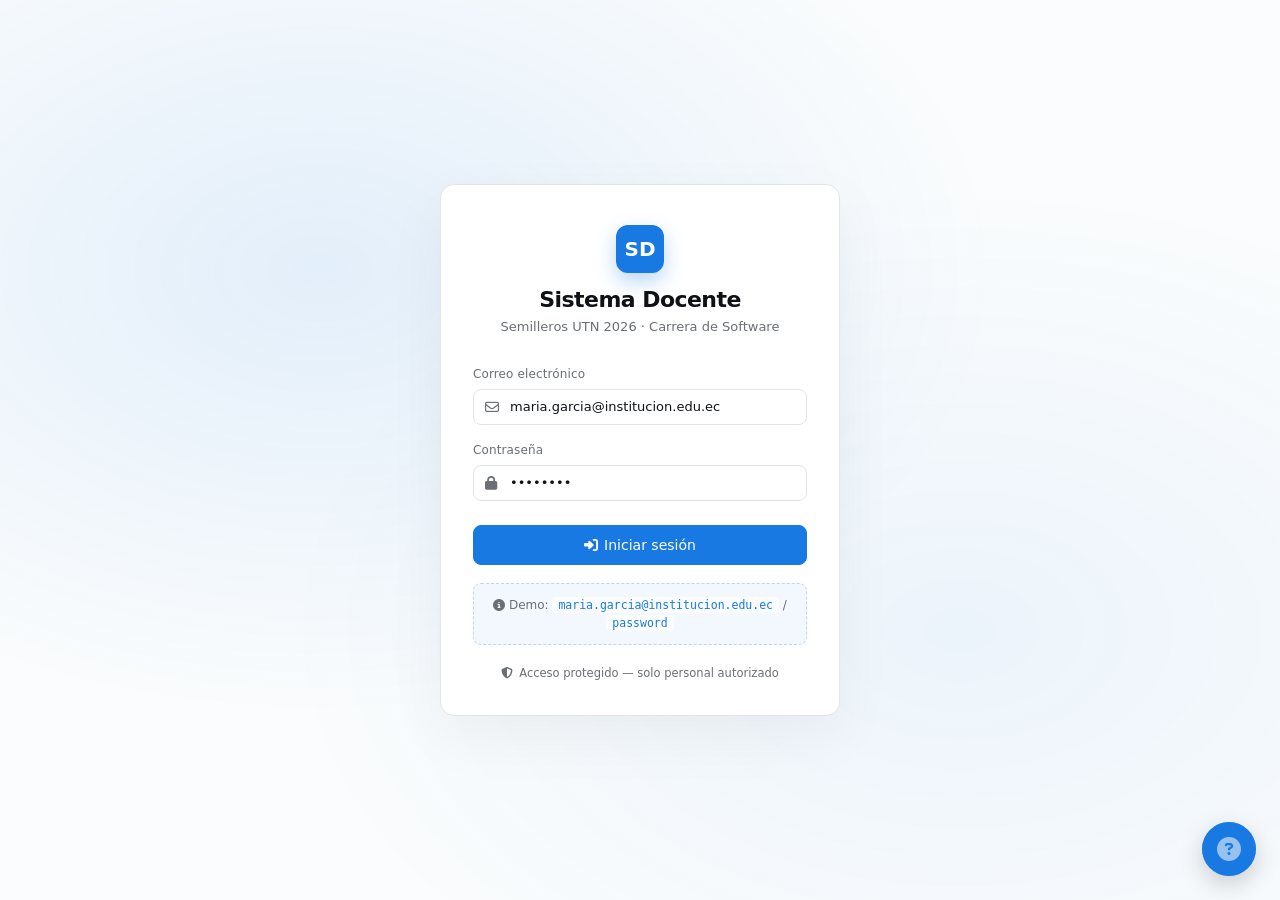
<file: screens/evaluate.html>
<!doctype html>
<html lang="es">
<head>
  <meta charset="utf-8" />
  <meta name="viewport" content="width=device-width, initial-scale=1" />
  <title>Evaluar — Sistema Docente</title>
  <link rel="stylesheet" href="https://cdnjs.cloudflare.com/ajax/libs/font-awesome/6.5.2/css/all.min.css" />
  <link rel="stylesheet" href="../style.css" />
  <link rel="stylesheet" href="../app.css" />
  <style>
    .eval-grid { display: grid; gap: 16px; }
    .eval-item {
      background: var(--bg); border: 1px solid var(--border);
      border-radius: var(--radius); padding: 16px;
    }
    .eval-item h4 { font: 500 14px/1.2 var(--font-display); margin-bottom: 4px; display: flex; align-items: center; gap: 8px; flex-wrap: wrap; }
    .eval-item .desc { font-size: 12px; color: var(--muted); margin-bottom: 10px; line-height: 1.4; }
    .eval-item .desc-detalle {
      font-size: 11.5px; color: var(--muted); line-height: 1.5;
      padding: 8px 10px; background: var(--surface);
      border-radius: 6px; border: 1px solid var(--border);
      display: none; margin-bottom: 10px;
    }
    .eval-item .desc-detalle.visible { display: block; }
    .eval-item .desc-detalle strong { color: var(--fg); }
    .level-select { display: flex; gap: 8px; }
    .level-select label {
      flex: 1; text-align: center; padding: 8px;
      border: 1px solid var(--border); border-radius: var(--radius);
      cursor: pointer; font-size: 12px; font-weight: 500;
      transition: all 0.12s; background: var(--surface);
      display: flex; align-items: center; justify-content: center; gap: 6px;
    }
    .level-select input { display: none; }
    .level-select input:checked + label[data-level="initiated"] { border-color: var(--danger); background: oklch(55% 0.18 25 / 0.06); color: var(--danger); }
    .level-select input:checked + label[data-level="progress"] { border-color: var(--warning); background: oklch(65% 0.14 85 / 0.06); color: var(--warning); }
    .level-select input:checked + label[data-level="achieved"] { border-color: var(--success); background: oklch(55% 0.15 145 / 0.06); color: var(--success); }
    .btn-detalle {
      font-size: 11px; color: var(--muted);
      background: none; border: none; cursor: pointer;
      text-decoration: underline dotted; padding: 0;
      display: inline-flex; align-items: center; gap: 4px;
    }
    .btn-detalle:hover { color: var(--accent); }
    .summary-bar { display: flex; gap: 16px; margin-bottom: 20px; }
    .summary-stat { flex: 1; padding: 12px; border-radius: var(--radius); background: var(--surface); border: 1px solid var(--border); text-align: center; }
    .summary-stat .count { font: 600 18px/1 var(--font-display); display: flex; align-items: center; justify-content: center; gap: 6px; }
    .summary-stat .count i { font-size: 12px; }
    .summary-stat .lbl { font-size: 11px; color: var(--muted); margin-top: 4px; }
    .summary-stat .count.danger  { color: var(--danger); }
    .summary-stat .count.warning { color: var(--warning); }
    .summary-stat .count.success { color: var(--success); }
    .unit-selector { padding: 6px 10px; font-size: 12.5px; max-width: 320px; }
  </style>
</head>
<body>
  <div class="app-shell">
    <aside class="sidebar" id="sidebar"></aside>
    <div class="sidebar-backdrop" id="backdrop" onclick="toggleSidebar()"></div>
    <div class="main-area">
      <div class="topbar">
        <button class="hamburger" onclick="toggleSidebar()"><i class="fa-solid fa-bars"></i></button>
        <div class="topbar-left">
          <a href="dashboard.html" id="backLink" class="btn btn-ghost btn-sm"><i class="fa-solid fa-arrow-left"></i> <span id="backLabel">Grupo</span></a>
          <h2><i class="fa-solid fa-clipboard-check" style="color:var(--accent);margin-right:8px"></i>Evaluar alumno</h2>
        </div>
        <div class="topbar-actions" style="display:flex; gap:8px; align-items:center;">
          <select id="unitSelector" class="unit-selector" title="Unidad"></select>
          <select id="taskSelector" class="unit-selector" title="Tarea"></select>
        </div>
      </div>
      <div class="content" style="max-width:760px">
        <div class="bc" id="breadcrumb"></div>
        <div class="card" style="margin-bottom:20px" id="studentCard"></div>
        <div class="summary-bar" id="summaryBar"></div>
        <form id="evalForm">
          <div class="eval-grid" id="evalGrid"></div>
          <div class="card" style="margin-top:20px">
            <div class="form-group">
              <label><i class="fa-solid fa-comment" style="color:var(--accent);margin-right:6px"></i>Observaciones adicionales</label>
              <textarea name="observations" placeholder="Notas sobre el desempeño del alumno en esta evaluación..." style="min-height:90px"></textarea>
            </div>
            <div class="form-actions">
              <button type="submit" class="btn btn-primary"><i class="fa-solid fa-check"></i> Guardar evaluación</button>
              <a id="monLink" class="btn"><i class="fa-solid fa-file-lines"></i> Ficha de monitoreo</a>
            </div>
          </div>
        </form>
      </div>
    </div>
  </div>

  <script src="../help.js"></script>
  <script type="module" src="../js/app.js"></script>
  <script type="module">
    import { renderSidebar } from '../js/views/sidebar.js';
    import { escapeHtml }    from '../js/core/dom.js';

    const params = new URLSearchParams(window.location.search);
    const studentId = params.get('alumno');
    if (!studentId) window.location.href = 'dashboard.html';

    const CRITERIA = [
      { key: 'clasificacion', label: 'Clasificación de información',
        desc: 'Capacidad para agrupar y organizar información según atributos compartidos',
        detalle: { I: 'No distingue entre categorías; no relaciona características comunes.', EP: 'Identifica categorías básicas con apoyo; reconoce algunas características diferenciadoras.', L: 'Clasifica de forma independiente; justifica agrupaciones con características claras.' } },
      { key: 'seriacion', label: 'Seriación y ordenamiento',
        desc: 'Habilidad para establecer secuencias y patrones ordenados',
        detalle: { I: 'No organiza elementos en secuencia lógica; desconoce orden de eventos.', EP: 'Organiza secuencias simples con modelo guía; comete errores en pasos intermedios.', L: 'Ordena eventos complejos sin modelo; explica el criterio de secuenciación utilizado.' } },
      { key: 'construccion', label: 'Construcción de conocimiento',
        desc: 'Capacidad para integrar nueva información con conocimientos previos',
        detalle: { I: 'No vincula nuevos aprendizajes con experiencias previas.', EP: 'Relaciona conceptos con apoyo del docente.', L: 'Integra conocimientos de forma autónoma; transfiere aprendizajes a contextos diferentes.' } },
      { key: 'pensamiento', label: 'Pensamiento lógico',
        desc: 'Habilidad para establecer relaciones causa-efecto y resolver problemas',
        detalle: { I: 'No puede explicar sus decisiones; respuestas aleatorias.', EP: 'Ofrece justificaciones simples, ligadas a características observables.', L: 'Argumenta sus elecciones con razonamientos lógicos.' } },
      { key: 'metacognicion', label: 'Metacognición',
        desc: 'Capacidad para reflexionar sobre el propio proceso de aprendizaje',
        detalle: { I: 'No se da cuenta de sus errores; no reflexiona sobre su proceso.', EP: 'Reconoce errores cuando se le señalan; realiza preguntas básicas.', L: 'Reflexiona sobre su proceso; corrige errores de forma independiente.' } }
    ];

    let currentUnitId = null;
    let currentTaskId = null;

    function init() {
      if (!window.App) { setTimeout(init, 50); return; }
      if (!window.App.auth.isLoggedIn()) { window.location.href = 'login.html'; return; }
      renderSidebar(document.getElementById('sidebar'), 'dashboard');
      render();
      window.App.bus.on(window.App.EVENTS.EVALS_CHANGED, render);

      document.getElementById('unitSelector').addEventListener('change', function () {
        currentUnitId = this.value;
        currentTaskId = null; // Reset task when unit changes
        render();
      });
      document.getElementById('taskSelector').addEventListener('change', function () {
        currentTaskId = this.value;
        render();
      });
      document.getElementById('evalForm').addEventListener('submit', submitForm);
    }

    function render() {
      const s = window.App.students.get(studentId);
      if (!s) { window.location.href = 'dashboard.html'; return; }
      const g = window.App.groups.get(s.groupId);
      const initials = s.name.split(' ').map(w => w[0]).slice(0,2).join('').toUpperCase();
      document.title = `Evaluar a ${s.name} — Sistema Docente`;

      // Selector de unidad
      const availableUnits = window.App.units.list().filter(u => (u.groupIds || []).includes(s.groupId) && u.status === 'active');
      if (!currentUnitId || !availableUnits.find(u => u.id === currentUnitId)) {
        currentUnitId = availableUnits.length ? availableUnits[0].id : null;
      }
      const sel = document.getElementById('unitSelector');
      sel.innerHTML = availableUnits.length
        ? availableUnits.map(u => `<option value="${u.id}" ${u.id===currentUnitId?'selected':''}>${escapeHtml(u.name)}</option>`).join('')
        : '<option>— sin unidades activas —</option>';

      // Selector de Tarea
      const availableTasks = currentUnitId ? window.App.tasks.byUnit(currentUnitId) : [];
      if (!currentTaskId || !availableTasks.find(t => t.id === currentTaskId)) {
        currentTaskId = availableTasks.length ? availableTasks[0].id : null;
      }
      const tsel = document.getElementById('taskSelector');
      tsel.innerHTML = availableTasks.length
        ? availableTasks.map(t => `<option value="${t.id}" ${t.id===currentTaskId?'selected':''}>${escapeHtml(t.title)}</option>`).join('')
        : '<option value="">— sin tareas —</option>';

      // Cabecera
      document.getElementById('studentCard').innerHTML = `
        <div style="display:flex;align-items:center;gap:12px">
          <div style="width:40px;height:40px;border-radius:50%;background:var(--accent-muted);color:var(--accent);display:grid;place-items:center;font-weight:600">${escapeHtml(initials)}</div>
          <div style="flex:1">
            <div style="font-weight:500">${escapeHtml(s.name)}</div>
            <div style="font-size:12px;color:var(--muted)">${escapeHtml(g ? g.name : '—')} · ${availableUnits.find(u => u.id === currentUnitId) ? escapeHtml(availableUnits.find(u => u.id === currentUnitId).name) : 'Sin unidad'} · ${availableTasks.find(t => t.id === currentTaskId) ? escapeHtml(availableTasks.find(t => t.id === currentTaskId).title) : 'Sin tarea'}</div>
          </div>
        </div>
      `;
      document.getElementById('breadcrumb').innerHTML = `
        <a class="bc-link" href="dashboard.html"><i class="fa-solid fa-house bc-icon"></i> Inicio</a>
        <span class="bc-sep"><i class="fa-solid fa-chevron-right bc-icon"></i></span>
        <a class="bc-link" href="group.html?grupo=${s.groupId}">${escapeHtml(g ? g.name : 'Grupo')}</a>
        <span class="bc-sep"><i class="fa-solid fa-chevron-right bc-icon"></i></span>
        <span class="bc-current">Evaluar a ${escapeHtml(s.name)}</span>
      `;
      document.getElementById('backLink').href = 'group.html?grupo=' + s.groupId;
      document.getElementById('backLabel').textContent = g ? g.name : 'Grupo';
      document.getElementById('monLink').href = 'monitoring.html?alumno=' + s.id;

      // Cargar evaluación previa (si existe) para pre-llenar
      const prev = currentTaskId ? window.App.evaluations.byStudent(studentId).find(e => e.taskId === currentTaskId) : null;
      const prevC = (prev && prev.criteria) || {};
      const prevObs = prev ? prev.observations : '';

      // Render criterios
      const grid = document.getElementById('evalGrid');
      grid.innerHTML = CRITERIA.map((c, i) => {
        const v = prevC[c.key] || 'EP';
        return `
          <div class="eval-item">
            <h4>
              <i class="fa-solid fa-${i+1}" style="color:var(--accent)"></i>
              ${escapeHtml(c.label)}
              <button type="button" class="btn-detalle" data-detalle="${c.key}">
                <i class="fa-solid fa-circle-info"></i> Ver rúbrica
              </button>
            </h4>
            <div class="desc">${escapeHtml(c.desc)}</div>
            <div class="desc-detalle" id="detalle-${c.key}">
              <strong>Iniciado (I):</strong> ${c.detalle.I}<br />
              <strong>En Proceso (EP):</strong> ${c.detalle.EP}<br />
              <strong>Logrado (L):</strong> ${c.detalle.L}
            </div>
            <div class="level-select" data-criterion="${c.key}">
              <input type="radio" name="${c.key}" id="${c.key}-i"  value="I"  ${v==='I'?'checked':''}/>
              <label for="${c.key}-i"  data-level="initiated"><i class="fa-solid fa-circle-dot"></i> Iniciado (I)</label>
              <input type="radio" name="${c.key}" id="${c.key}-ep" value="EP" ${v==='EP'?'checked':''}/>
              <label for="${c.key}-ep" data-level="progress"><i class="fa-solid fa-circle-half-stroke"></i> En Proceso (EP)</label>
              <input type="radio" name="${c.key}" id="${c.key}-l"  value="L"  ${v==='L'?'checked':''}/>
              <label for="${c.key}-l"  data-level="achieved"><i class="fa-solid fa-circle-check"></i> Logrado (L)</label>
            </div>
          </div>
        `;
      }).join('');

      // Pre-llenar observaciones
      const obs = document.querySelector('[name=observations]');
      if (obs) obs.value = prevObs;

      // Resumen
      document.getElementById('summaryBar').innerHTML = `
        <div class="summary-stat"><div class="count danger" id="countI">0</div><div class="lbl">Iniciado (I)</div></div>
        <div class="summary-stat"><div class="count warning" id="countEP">0</div><div class="lbl">En Proceso (EP)</div></div>
        <div class="summary-stat"><div class="count success" id="countL">0</div><div class="lbl">Logrado (L)</div></div>
      `;
      updateSummary();

      // Listeners
      document.querySelectorAll('input[type="radio"]').forEach(r => r.addEventListener('change', updateSummary));
      grid.querySelectorAll('.btn-detalle').forEach(btn => {
        btn.addEventListener('click', () => {
          const k = btn.getAttribute('data-detalle');
          const d = document.getElementById('detalle-' + k);
          d.classList.toggle('visible');
          btn.innerHTML = d.classList.contains('visible')
            ? '<i class="fa-solid fa-eye-slash"></i> Ocultar rúbrica'
            : '<i class="fa-solid fa-circle-info"></i> Ver rúbrica';
        });
      });
    }

    function updateSummary() {
      const radios = document.querySelectorAll('.level-select input[type="radio"]:checked');
      let I=0, EP=0, L=0;
      radios.forEach(r => { if (r.value==='I') I++; else if (r.value==='EP') EP++; else if (r.value==='L') L++; });
      document.getElementById('countI').textContent  = I;
      document.getElementById('countEP').textContent = EP;
      document.getElementById('countL').textContent  = L;
    }

    function submitForm(e) {
      e.preventDefault();
      if (!currentUnitId) {
        window.App.toast({ type: 'error', title: 'Sin unidad', message: 'Este grupo no tiene unidades activas.' });
        return;
      }
      if (!currentTaskId) {
        window.App.toast({ type: 'error', title: 'Sin tarea', message: 'Debes seleccionar una tarea para evaluar.' });
        return;
      }
      const criteria = {};
      CRITERIA.forEach(c => {
        const sel = document.querySelector(`input[name="${c.key}"]:checked`);
        if (sel) criteria[c.key] = sel.value;
      });
      const observations = document.querySelector('[name=observations]').value.trim();
      const r = window.App.evaluations.save({ studentId, unitId: currentUnitId, taskId: currentTaskId, criteria, observations });
      if (!r.ok) { window.App.toast({ type: 'error', title: 'Error', message: r.error || 'No se pudo guardar' }); return; }
      window.App.toast({ type: 'success', title: '¡Evaluación guardada!', message: '5 criterios registrados correctamente.' });
    }

    init();
  </script>
</body>
</html>
</file>
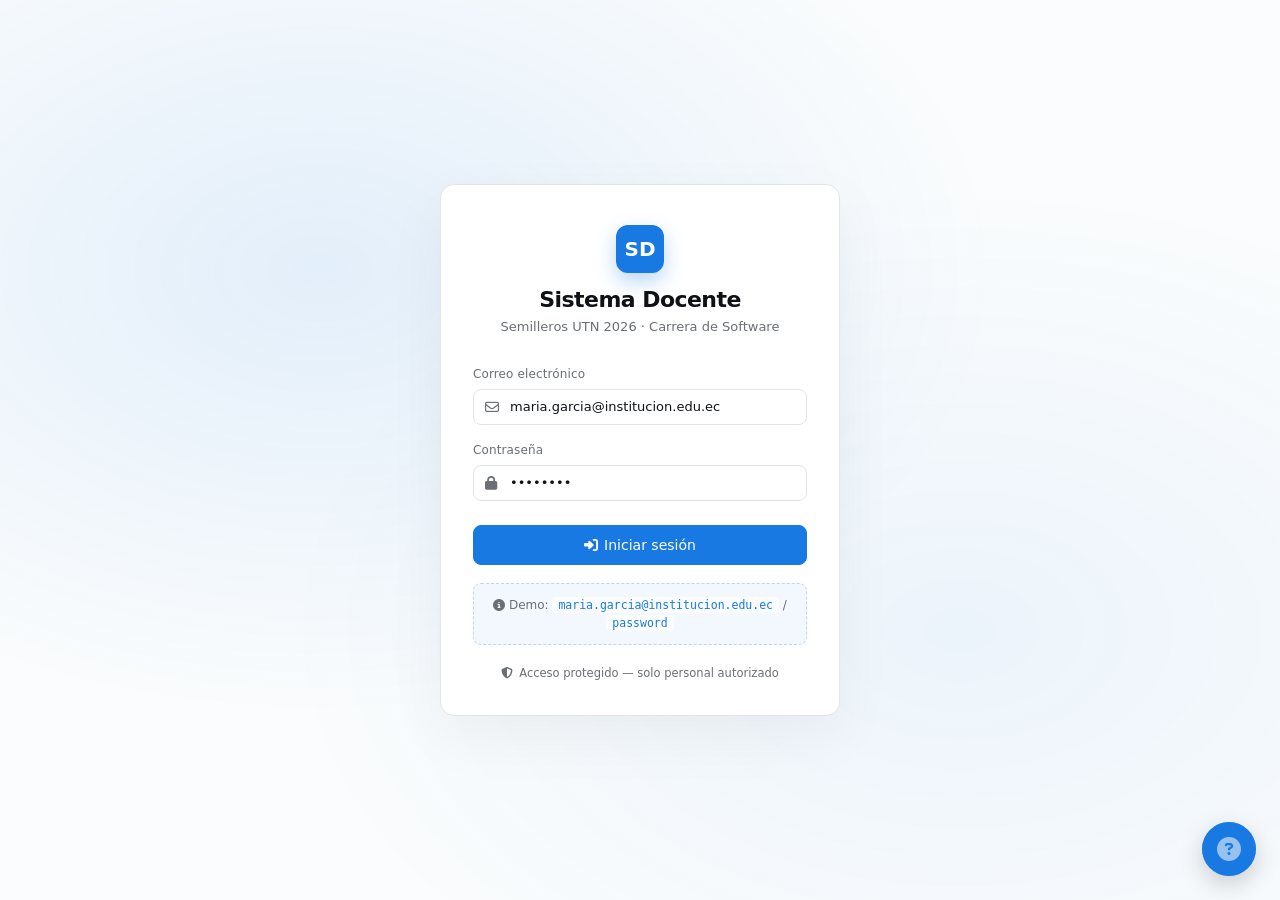
<file: screens/group.html>
<!doctype html>
<html lang="es">
<head>
  <meta charset="utf-8" />
  <meta name="viewport" content="width=device-width, initial-scale=1" />
  <title>Grupo — Sistema Docente</title>
  <link rel="stylesheet" href="https://cdnjs.cloudflare.com/ajax/libs/font-awesome/6.5.2/css/all.min.css" />
  <link rel="stylesheet" href="../style.css" />
  <link rel="stylesheet" href="../app.css" />
  <style>
    .student-actions { display: flex; gap: 4px; justify-content: flex-end; }
  </style>
</head>
<body>
  <div class="app-shell">
    <aside class="sidebar" id="sidebar"></aside>
    <div class="sidebar-backdrop" id="backdrop" onclick="toggleSidebar()"></div>
    <div class="main-area">
      <div class="topbar">
        <button class="hamburger" onclick="toggleSidebar()"><i class="fa-solid fa-bars"></i></button>
        <div class="topbar-left">
          <a href="dashboard.html" class="btn btn-ghost btn-sm"><i class="fa-solid fa-arrow-left"></i> Grupos</a>
          <h2 id="groupTitle">—</h2>
        </div>
        <div class="topbar-actions">
          <button class="btn btn-primary" id="addStudentBtn"><i class="fa-solid fa-user-plus"></i> Añadir alumno</button>
        </div>
      </div>
      <div class="content">
        <div class="bc" id="breadcrumb"></div>
        <div class="grid-4" style="margin-bottom:24px" id="statsGrid"></div>
        <div class="card">
          <div class="card-header">
            <h3><i class="fa-solid fa-user-graduate" style="color:var(--accent);margin-right:6px"></i>Alumnos del grupo</h3>
            <input type="search" id="searchStudent" placeholder="Buscar alumno..." style="width:auto;max-width:240px" />
          </div>
          <div class="table-wrap">
            <table>
              <thead>
                <tr>
                  <th>Nombre</th>
                  <th>Representante</th>
                  <th>Contacto</th>
                  <th>Evaluaciones</th>
                  <th></th>
                </tr>
              </thead>
              <tbody id="studentsTbody"></tbody>
            </table>
          </div>
        </div>
      </div>
    </div>
  </div>

  <script src="../help.js"></script>
  <script type="module" src="../js/app.js"></script>
  <script type="module">
    import { renderSidebar } from '../js/views/sidebar.js';
    import { Modal }         from '../js/views/modal.js';
    import { escapeHtml }    from '../js/core/dom.js';

    const params = new URLSearchParams(window.location.search);
    const groupId = params.get('grupo');
    if (!groupId) { window.location.href = 'dashboard.html'; }

    function init() {
      if (!window.App) { setTimeout(init, 50); return; }
      if (!window.App.auth.isLoggedIn()) { window.location.href = 'login.html'; return; }
      renderSidebar(document.getElementById('sidebar'), 'dashboard');
      render();
      window.App.bus.on(window.App.EVENTS.STUDENTS_CHANGED, render);
      window.App.bus.on(window.App.EVENTS.EVALS_CHANGED, render);
      document.getElementById('searchStudent').addEventListener('input', render);
      document.getElementById('addStudentBtn').addEventListener('click', openAddStudentModal);
    }

    function render() {
      const g = window.App.groups.get(groupId);
      if (!g) {
        document.getElementById('groupTitle').textContent = 'Grupo no encontrado';
        document.getElementById('studentsTbody').innerHTML = `<tr><td colspan="5"><div class="empty-state">
          <span class="icon"><i class="fa-regular fa-folder-open"></i></span>
          <h3>El grupo ya no existe</h3>
          <p>Quizás fue eliminado. Vuelve al listado de grupos.</p>
          <a class="btn btn-primary" href="dashboard.html"><i class="fa-solid fa-arrow-left"></i> Ir a Mis grupos</a>
        </div></td></tr>`;
        return;
      }
      document.title = `${g.name} — Sistema Docente`;
      document.getElementById('groupTitle').innerHTML =
        `<i class="fa-solid fa-folder-tree" style="color:var(--accent);margin-right:8px"></i>${escapeHtml(g.name)}`;
      document.getElementById('breadcrumb').innerHTML = `
        <a class="bc-link" href="dashboard.html"><i class="fa-solid fa-house bc-icon"></i> Inicio</a>
        <span class="bc-sep"><i class="fa-solid fa-chevron-right bc-icon"></i></span>
        <a class="bc-link" href="dashboard.html">Grupos</a>
        <span class="bc-sep"><i class="fa-solid fa-chevron-right bc-icon"></i></span>
        <span class="bc-current">${escapeHtml(g.name)}</span>
      `;

      const all = window.App.students.byGroup(groupId);
      const q = (document.getElementById('searchStudent').value || '').trim().toLowerCase();
      const list = q ? all.filter(s => s.name.toLowerCase().includes(q) || (s.representative||'').toLowerCase().includes(q)) : all;

      // Stats
      const evaluated = new Set(window.App.evaluations.byGroup(groupId).map(e => e.studentId)).size;
      const pct = all.length ? Math.round((evaluated / all.length) * 100) : 0;
      const activeUnit = window.App.units.list().find(u => (g.unitIds||[]).includes(u.id) && u.status === 'active');
      document.getElementById('statsGrid').innerHTML = `
        <div class="card stat-card">
          <span class="stat-icon"><i class="fa-solid fa-user-graduate"></i></span>
          <div class="value">${all.length}</div>
          <div class="label">Alumnos</div>
        </div>
        <div class="card stat-card">
          <span class="stat-icon success"><i class="fa-solid fa-clipboard-check"></i></span>
          <div class="value">${evaluated}</div>
          <div class="label">Evaluados en la unidad</div>
        </div>
        <div class="card stat-card">
          <span class="stat-icon ${pct >= 100 ? 'success' : pct >= 50 ? 'warning' : 'danger'}"><i class="fa-solid fa-chart-line"></i></span>
          <div class="value">${pct}%</div>
          <div class="label">Progreso grupal</div>
        </div>
        <div class="card stat-card">
          <span class="stat-icon"><i class="fa-solid fa-book-open"></i></span>
          <div class="value" style="font-size:18px">${activeUnit ? activeUnit.name.replace(/^Unidad \d+ — /, 'U') : '—'}</div>
          <div class="label">Unidad activa</div>
        </div>
      `;

      // Tabla
      const tbody = document.getElementById('studentsTbody');
      if (!list.length) {
        tbody.innerHTML = `<tr><td colspan="5"><div class="empty-state">
          <span class="icon"><i class="fa-solid fa-user-plus"></i></span>
          <h3>${all.length ? 'Sin resultados' : 'Aún no hay alumnos'}</h3>
          <p>${all.length ? 'Intenta con otro nombre o representante.' : 'Añade el primer alumno del grupo.'}</p>
          ${all.length ? '' : '<button class="btn btn-primary" onclick="document.getElementById(\'addStudentBtn\').click()"><i class="fa-solid fa-user-plus"></i> Añadir alumno</button>'}
        </div></td></tr>`;
        return;
      }
      tbody.innerHTML = list.map(s => {
        const evs = window.App.evaluations.byStudent(s.id);
        const evClass = evs.length === 0 ? 'badge-initiated' : evs.length >= 3 ? 'badge-achieved' : 'badge-progress';
        return `
          <tr data-student-id="${s.id}">
            <td>
              <div style="display:flex;align-items:center;gap:8px">
                <div style="width:28px;height:28px;border-radius:50%;background:var(--accent-muted);color:var(--accent);display:grid;place-items:center;font:600 11px var(--font-display)">${escapeHtml(s.name.split(' ').map(w=>w[0]).slice(0,2).join(''))}</div>
                <strong>${escapeHtml(s.name)}</strong>
              </div>
            </td>
            <td>${escapeHtml(s.representative || '—')}</td>
            <td><i class="fa-solid fa-phone" style="color:var(--muted);margin-right:4px"></i>${escapeHtml(s.phone || '—')}</td>
            <td><span class="badge ${evClass}">${evs.length}/3</span></td>
            <td class="student-actions">
              <a href="student.html?alumno=${s.id}" class="btn-action primary" title="Ver perfil completo del alumno">
                <i class="fa-regular fa-eye"></i> Perfil
              </a>
              <a href="evaluate.html?alumno=${s.id}" class="btn-action" title="Aplicar rúbrica cognitiva">
                <i class="fa-solid fa-clipboard-check"></i> Evaluar
              </a>
              <button class="btn-action" data-action="edit" title="Editar nombre, representante o contacto">
                <i class="fa-solid fa-pen"></i> Editar
              </button>
              <button class="btn-action danger" data-action="delete" title="Eliminar alumno (se borrarán sus evaluaciones, notas y monitoreos)">
                <i class="fa-solid fa-trash"></i> Eliminar
              </button>
            </td>
          </tr>
        `;
      }).join('');

      tbody.querySelectorAll('button[data-action]').forEach(btn => {
        btn.addEventListener('click', function () {
          const id = btn.closest('tr').getAttribute('data-student-id');
          if (btn.dataset.action === 'edit') openEditStudentModal(id);
          if (btn.dataset.action === 'delete') openDeleteStudentConfirm(id);
        });
      });
    }

    /* ---------- Modales CRUD ---------- */
    function openAddStudentModal() {
      const body = document.createElement('div');
      body.innerHTML = `
        <div class="form-group"><label>Nombre del alumno *</label><input type="text" name="name" placeholder="Nombre completo" autofocus /></div>
        <div class="form-group"><label>Representante</label><input type="text" name="representative" placeholder="Representante / tutor" /></div>
        <div class="form-group"><label>Teléfono</label><input type="text" name="phone" placeholder="099..." /></div>
      `;
      const footer = document.createElement('div');
      footer.style.cssText = 'display:flex;gap:8px;justify-content:flex-end';
      const cancelBtn = document.createElement('button');
      cancelBtn.type = 'button'; cancelBtn.className = 'btn';
      cancelBtn.innerHTML = '<i class="fa-solid fa-xmark"></i> Cancelar';
      const saveBtn = document.createElement('button');
      saveBtn.type = 'button'; saveBtn.className = 'btn btn-primary';
      saveBtn.innerHTML = '<i class="fa-solid fa-user-plus"></i> Añadir alumno';
      footer.appendChild(cancelBtn); footer.appendChild(saveBtn);
      cancelBtn.addEventListener('click', () => Modal.close());
      saveBtn.addEventListener('click', () => {
        const r = window.App.students.create({
          groupId: groupId,
          name: body.querySelector('[name=name]').value.trim(),
          representative: body.querySelector('[name=representative]').value.trim(),
          phone: body.querySelector('[name=phone]').value.trim()
        });
        if (!r.ok) {
          if (r.errors) {
            window.App.toast({ type: 'error', title: 'Datos incompletos', message: Object.values(r.errors)[0] });
          } else { window.App.toast({ type: 'error', title: 'Error', message: r.error }); }
          return;
        }
        Modal.close();
        window.App.toast({ type: 'success', title: '¡Alumno añadido!', message: 'Aparece ahora en la lista del grupo.' });
      });
      Modal.open({ title: 'Añadir alumno', icon: '<i class="fa-solid fa-user-plus"></i>', body, footer });
    }

    function openEditStudentModal(id) {
      const s = window.App.students.get(id);
      if (!s) return;
      const body = document.createElement('div');
      body.innerHTML = `
        <div class="form-group"><label>Nombre *</label><input type="text" name="name" value="${escapeHtml(s.name)}" /></div>
        <div class="form-group"><label>Representante</label><input type="text" name="representative" value="${escapeHtml(s.representative||'')}" /></div>
        <div class="form-group"><label>Teléfono</label><input type="text" name="phone" value="${escapeHtml(s.phone||'')}" /></div>
      `;
      const footer = document.createElement('div');
      footer.style.cssText = 'display:flex;gap:8px;justify-content:flex-end';
      const cancelBtn = document.createElement('button');
      cancelBtn.type = 'button'; cancelBtn.className = 'btn';
      cancelBtn.innerHTML = '<i class="fa-solid fa-xmark"></i> Cancelar';
      const saveBtn = document.createElement('button');
      saveBtn.type = 'button'; saveBtn.className = 'btn btn-primary';
      saveBtn.innerHTML = '<i class="fa-solid fa-check"></i> Guardar cambios';
      footer.appendChild(cancelBtn); footer.appendChild(saveBtn);
      cancelBtn.addEventListener('click', () => Modal.close());
      saveBtn.addEventListener('click', () => {
        const r = window.App.students.update(id, {
          name: body.querySelector('[name=name]').value.trim(),
          representative: body.querySelector('[name=representative]').value.trim(),
          phone: body.querySelector('[name=phone]').value.trim()
        });
        if (!r.ok) { window.App.toast({ type: 'error', title: 'Error', message: r.error }); return; }
        Modal.close();
        window.App.toast({ type: 'success', title: '¡Actualizado!', message: 'Datos del alumno guardados.' });
      });
      Modal.open({ title: 'Editar alumno', icon: '<i class="fa-solid fa-pen-to-square"></i>', body, footer });
    }

    function openDeleteStudentConfirm(id) {
      const s = window.App.students.get(id);
      Modal.confirm({
        title: 'Eliminar alumno',
        message: `¿Eliminar a "${s.name}"? Se eliminarán también sus evaluaciones, fichas y notas. Esta acción no se puede deshacer.`,
        confirmText: 'Sí, eliminar',
        danger: true,
        icon: '<i class="fa-solid fa-triangle-exclamation" style="color:var(--danger)"></i>',
        onConfirm: () => {
          window.App.students.remove(id);
          window.App.toast({ type: 'success', title: 'Alumno eliminado', message: 'Todos sus datos fueron removidos.' });
        }
      });
    }

    init();
  </script>
</body>
</html>
</file>
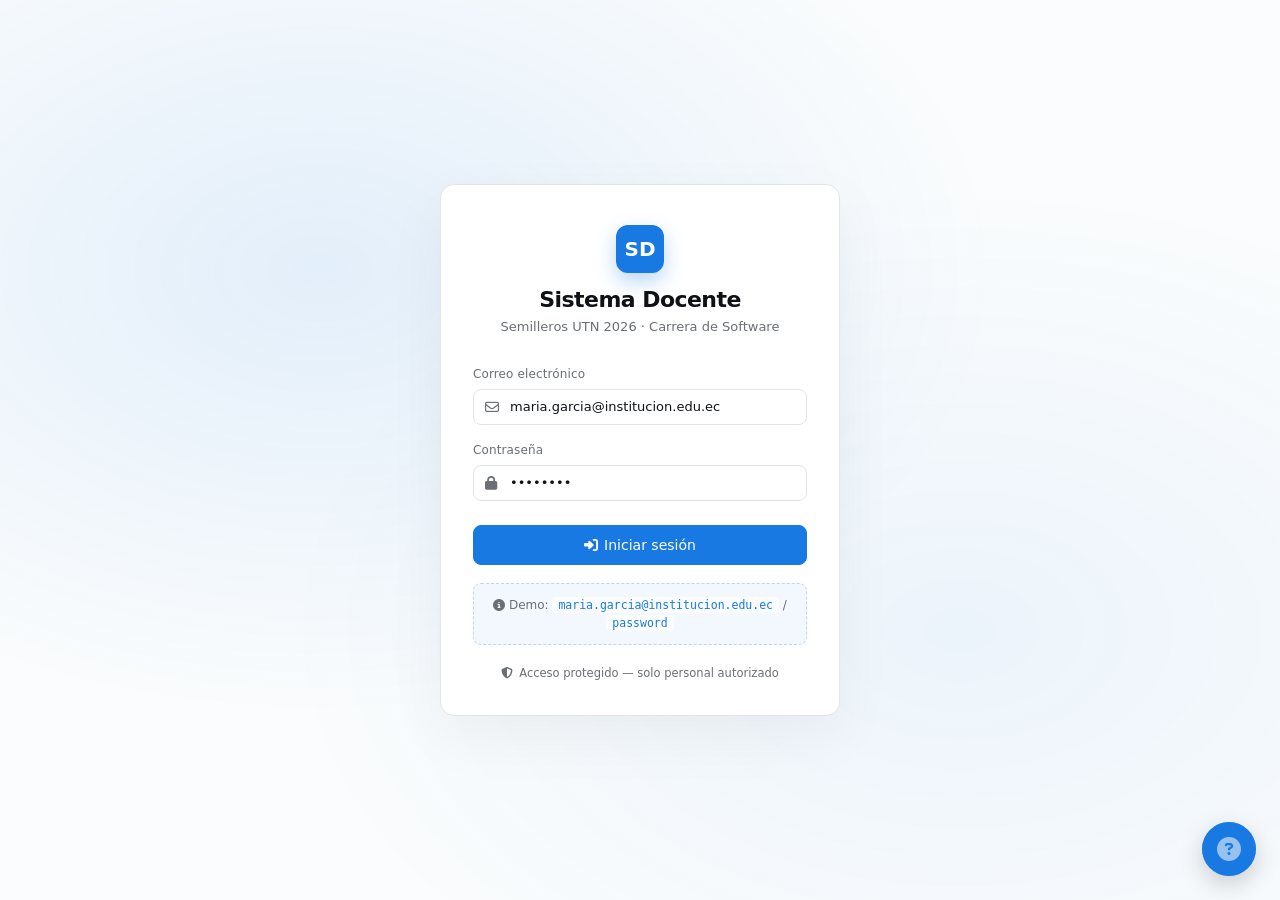
<file: screens/login.html>
<!doctype html>
<html lang="es">
<head>
  <meta charset="utf-8" />
  <meta name="viewport" content="width=device-width, initial-scale=1" />
  <title>Iniciar sesión — Sistema Docente</title>
  <link rel="stylesheet" href="https://cdnjs.cloudflare.com/ajax/libs/font-awesome/6.5.2/css/all.min.css" />
  <link rel="stylesheet" href="../style.css" />
  <link rel="stylesheet" href="../app.css" />
  <style>
    .login-page {
      display: flex; min-height: 100vh; align-items: center; justify-content: center;
      background: var(--bg); padding: 24px; position: relative; overflow: hidden;
    }
    .login-page::before {
      content: ''; position: absolute; inset: 0;
      background:
        radial-gradient(ellipse at 25% 30%, oklch(58% 0.18 255 / 0.10) 0%, transparent 50%),
        radial-gradient(ellipse at 75% 70%, oklch(58% 0.18 255 / 0.06) 0%, transparent 50%);
      pointer-events: none;
    }
    .login-card {
      position: relative;
      background: var(--surface); border: 1px solid var(--border);
      border-radius: 14px; padding: 40px 32px 32px;
      width: 100%; max-width: 400px;
      box-shadow: 0 20px 60px rgba(0,0,0,0.05);
    }
    .login-card .logo-lg {
      width: 48px; height: 48px;
      background: var(--accent); border-radius: 12px;
      display: grid; place-items: center; color: #fff;
      font-weight: 700; font-size: 20px;
      margin: 0 auto 14px;
      box-shadow: 0 8px 20px oklch(58% 0.18 255 / 0.3);
    }
    .login-card h1 { text-align: center; font: 700 22px/1.2 var(--font-display); letter-spacing: -0.025em; margin-bottom: 4px; }
    .login-card .subtitle { text-align: center; color: var(--muted); font-size: 13px; margin-bottom: 28px; }
    .login-card .form-group { margin-bottom: 16px; }
    .login-card label { font-size: 12px; font-weight: 500; color: var(--muted); display: block; margin-bottom: 6px; letter-spacing: 0.01em; }
    .input-icon { position: relative; }
    .input-icon i { position: absolute; left: 12px; top: 50%; transform: translateY(-50%); color: var(--muted); font-size: 14px; }
    .input-icon input { padding-left: 36px !important; }
    .login-card .btn-primary { width: 100%; justify-content: center; padding: 12px; font-size: 14px; margin-top: 8px; }
    .login-footer { text-align: center; margin-top: 20px; font-size: 11.5px; color: var(--muted); display: flex; align-items: center; justify-content: center; gap: 6px; }
    .demo-hint {
      margin-top: 18px; padding: 12px 14px;
      background: oklch(58% 0.18 255 / 0.05);
      border: 1px dashed oklch(58% 0.18 255 / 0.25);
      border-radius: 8px; font-size: 12px; color: var(--muted); text-align: center;
    }
    .demo-hint strong { color: var(--fg); font-weight: 600; }
    .demo-hint code { background: var(--bg); padding: 1px 6px; border-radius: 4px; font: 500 11.5px var(--font-mono); color: var(--accent); }
    .login-error {
      display: none; padding: 10px 14px; margin-bottom: 14px;
      background: oklch(55% 0.18 25 / 0.08);
      border: 1px solid oklch(55% 0.18 25 / 0.2);
      border-radius: 8px; color: var(--danger);
      font-size: 12.5px; align-items: center; gap: 8px;
    }
    .login-error.visible { display: flex; }
  </style>
</head>
<body>
  <div class="login-page parallax-bg">
    <div class="login-card hero-animate" style="animation-delay: 0.1s">
      <a href="../index.html" class="logo-lg" title="Volver al inicio">SD</a>
      <h1>Sistema Docente</h1>
      <p class="subtitle">Semilleros UTN 2026 · Carrera de Software</p>

      <div class="login-error" id="loginError">
        <i class="fa-solid fa-circle-exclamation"></i>
        <span id="loginErrorMsg"></span>
      </div>

      <form id="loginForm" novalidate>
        <div class="form-group">
          <label for="email">Correo electrónico</label>
          <div class="input-icon">
            <i class="fa-regular fa-envelope"></i>
            <input type="email" id="email" name="email" placeholder="docente@institucion.edu.ec" value="maria.garcia@institucion.edu.ec" autocomplete="email" required />
          </div>
        </div>
        <div class="form-group">
          <label for="pass">Contraseña</label>
          <div class="input-icon">
            <i class="fa-solid fa-lock"></i>
            <input type="password" id="pass" name="password" placeholder="••••••••" value="password" autocomplete="current-password" required />
          </div>
        </div>
        <button type="submit" class="btn btn-primary" id="submitBtn">
          <i class="fa-solid fa-right-to-bracket"></i> Iniciar sesión
        </button>
      </form>

      <div class="demo-hint">
        <i class="fa-solid fa-circle-info"></i> Demo:
        <code>maria.garcia@institucion.edu.ec</code> / <code>password</code>
      </div>

      <div class="login-footer">
        <i class="fa-solid fa-shield-halved"></i>
        Acceso protegido — solo personal autorizado
      </div>
    </div>
  </div>
  <script src="../help.js"></script>
  <script type="module" src="../js/app.js"></script>
  <script>
    function showError(msg) {
      var el = document.getElementById('loginError');
      document.getElementById('loginErrorMsg').textContent = msg;
      el.classList.add('visible');
    }
    function clearError() {
      document.getElementById('loginError').classList.remove('visible');
    }
    document.getElementById('loginForm').addEventListener('submit', function (e) {
      e.preventDefault();
      clearError();
      var email = document.getElementById('email').value.trim();
      var pass  = document.getElementById('pass').value;
      var btn   = document.getElementById('submitBtn');
      btn.disabled = true;
      btn.innerHTML = '<i class="fa-solid fa-spinner fa-spin"></i> Verificando…';
      // App estará disponible tras cargar app.js como módulo
      function tryLogin() {
        if (!window.App) { setTimeout(tryLogin, 60); return; }
        var r = window.App.auth.login(email, pass);
        btn.disabled = false;
        btn.innerHTML = '<i class="fa-solid fa-right-to-bracket"></i> Iniciar sesión';
        if (!r.ok) { showError(r.error); return; }
        window.App.toast({ type: 'success', title: '¡Bienvenida!', message: 'Hola, ' + r.user.name + '. Cargando panel…' });
        setTimeout(function () { window.location.href = 'dashboard.html'; }, 400);
      }
      tryLogin();
    });

    // Si ya está autenticado, redirigir al panel
    (function () {
      function check() {
        if (window.App && window.App.auth.isLoggedIn()) {
          window.location.href = 'dashboard.html';
        }
      }
      check();
      if (!window.App) setTimeout(check, 200);
    })();
  </script>
</body>
</html>
</file>
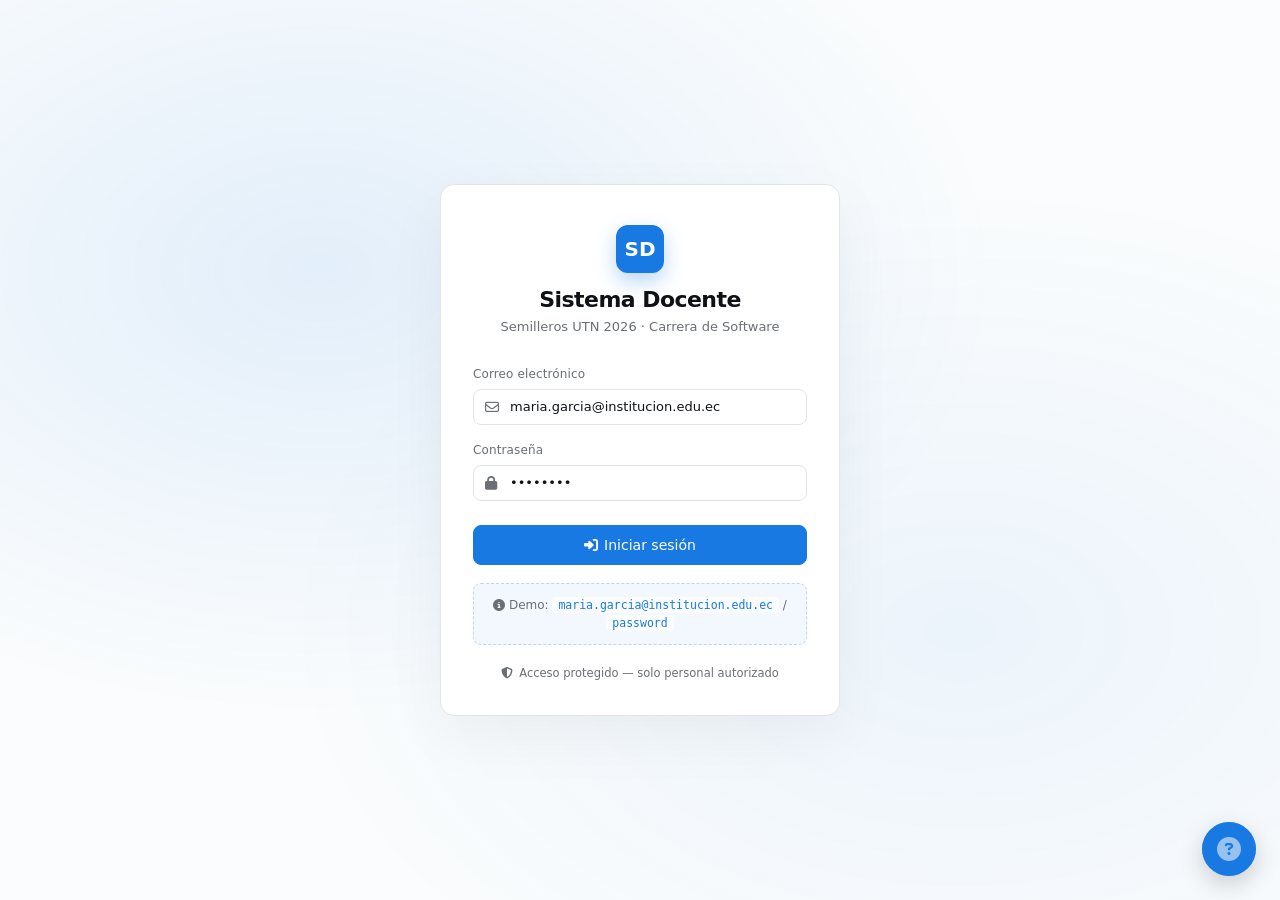
<file: screens/monitoring.html>
<!doctype html>
<html lang="es">
<head>
  <meta charset="utf-8" />
  <meta name="viewport" content="width=device-width, initial-scale=1" />
  <title>Ficha de monitoreo — Sistema Docente</title>
  <link rel="stylesheet" href="https://cdnjs.cloudflare.com/ajax/libs/font-awesome/6.5.2/css/all.min.css" />
  <link rel="stylesheet" href="../style.css" />
  <link rel="stylesheet" href="../app.css" />
  <style>
    .field-card {
      background: var(--bg); border: 1px solid var(--border);
      border-radius: var(--radius); padding: 16px; margin-bottom: 12px;
    }
    .field-card h4 { font: 500 14px/1.2 var(--font-display); margin-bottom: 4px; display: flex; align-items: center; gap: 8px; }
    .field-card .indicator-q {
      font-size: 12px; color: var(--muted); font-style: italic;
      margin-bottom: 8px; line-height: 1.4;
    }
    .field-card .field-row { display: flex; gap: 8px; align-items: flex-start; flex-wrap: wrap; }
    .field-card .field-row select { width: auto; min-width: 130px; padding: 6px 10px; font-size: 12px; }
    .field-card .actions-support { margin-top: 8px; }
    .field-card .actions-support label {
      display: block; font-size: 11px; color: var(--muted);
      font-weight: 500; letter-spacing: 0.01em; margin-bottom: 3px;
    }
    .field-card textarea { min-height: 50px; font-size: 12px; }
    .level-pill {
      display: inline-block; padding: 2px 8px; border-radius: 999px;
      font-size: 11px; font-weight: 500;
    }
    .level-pill.I { background: oklch(55% 0.18 25 / 0.1); color: var(--danger); }
    .level-pill.EP { background: oklch(65% 0.14 85 / 0.1); color: var(--warning); }
    .level-pill.L { background: oklch(55% 0.15 145 / 0.1); color: var(--success); }
  </style>
</head>
<body>
  <div class="app-shell">
    <aside class="sidebar" id="sidebar"></aside>
    <div class="sidebar-backdrop" id="backdrop" onclick="toggleSidebar()"></div>
    <div class="main-area">
      <div class="topbar">
        <button class="hamburger" onclick="toggleSidebar()"><i class="fa-solid fa-bars"></i></button>
        <div class="topbar-left">
          <a id="backLink" href="evaluate.html" class="btn btn-ghost btn-sm"><i class="fa-solid fa-arrow-left"></i> Evaluación</a>
          <h2><i class="fa-solid fa-file-lines" style="color:var(--accent);margin-right:8px"></i>Ficha de monitoreo</h2>
        </div>
        <div class="topbar-actions">
          <select id="unitSelector" class="unit-selector" style="padding:6px 10px;font-size:12.5px;max-width:320px"></select>
        </div>
      </div>
      <div class="content" style="max-width:760px">
        <div class="bc" id="breadcrumb"></div>
        <p style="font-size:13px;color:var(--muted);margin-bottom:20px">
          <i class="fa-solid fa-circle-info" style="color:var(--accent);margin-right:6px"></i>
          Ficha de monitoreo basada en la rúbrica de desarrollo cognitivo. Complete observaciones, nivel de logro y acciones de apoyo.
        </p>
        <div class="card" style="margin-bottom:16px" id="studentHeader"></div>
        <form id="monForm">
          <div id="fieldsContainer"></div>
          <div class="form-actions" style="margin-top:20px">
            <button type="submit" class="btn btn-primary"><i class="fa-solid fa-check"></i> Guardar ficha</button>
            <a id="profileLink" class="btn"><i class="fa-solid fa-user"></i> Ver perfil del alumno</a>
          </div>
        </form>
      </div>
    </div>
  </div>

  <script src="../help.js"></script>
  <script type="module" src="../js/app.js"></script>
  <script type="module">
    import { renderSidebar } from '../js/views/sidebar.js';
    import { escapeHtml }    from '../js/core/dom.js';

    const params = new URLSearchParams(window.location.search);
    const studentId = params.get('alumno');
    if (!studentId) window.location.href = 'dashboard.html';

    const FIELDS = [
      { key: 'clasificacion',   label: 'Clasificación',          q: '¿Agrupa objetos de cuidado personal vs. limpieza del hogar?' },
      { key: 'seriacion',       label: 'Seriación',              q: '¿Ordena los pasos para el lavado de manos o cruce de calle?' },
      { key: 'asimilacion',     label: 'Asimilación / Acomodación', q: '¿Aplica lo aprendido sobre riesgos a una nueva situación?' },
      { key: 'justificacion',   label: 'Justificación lógica',   q: '¿Explica por qué una acción es segura o peligrosa?' },
      { key: 'autorregulacion', label: 'Autorregulación',        q: '¿Identifica cuándo necesita ayuda o cometió un error?' }
    ];

    let currentUnitId = null;

    function init() {
      if (!window.App) { setTimeout(init, 50); return; }
      if (!window.App.auth.isLoggedIn()) { window.location.href = 'login.html'; return; }
      renderSidebar(document.getElementById('sidebar'), 'dashboard');
      render();
      window.App.bus.on(window.App.EVENTS.MONITORING_CHANGED, render);
      document.getElementById('unitSelector').addEventListener('change', function () {
        currentUnitId = this.value;
        render();
      });
      document.getElementById('monForm').addEventListener('submit', submitForm);
    }

    function render() {
      const s = window.App.students.get(studentId);
      if (!s) { window.location.href = 'dashboard.html'; return; }
      const g = window.App.groups.get(s.groupId);
      const initials = s.name.split(' ').map(w => w[0]).slice(0,2).join('').toUpperCase();
      document.title = `Ficha de ${s.name} — Sistema Docente`;

      const availableUnits = window.App.units.list().filter(u => (u.groupIds||[]).includes(s.groupId) && u.status === 'active');
      if (!currentUnitId || !availableUnits.find(u => u.id === currentUnitId)) {
        currentUnitId = availableUnits.length ? availableUnits[0].id : null;
      }
      const sel = document.getElementById('unitSelector');
      sel.innerHTML = availableUnits.length
        ? availableUnits.map(u => `<option value="${u.id}" ${u.id===currentUnitId?'selected':''}>${escapeHtml(u.name)}</option>`).join('')
        : '<option>— sin unidades activas —</option>';

      document.getElementById('studentHeader').innerHTML = `
        <div style="display:flex;align-items:center;gap:12px">
          <div style="width:40px;height:40px;border-radius:50%;background:var(--accent-muted);color:var(--accent);display:grid;place-items:center;font-weight:600">${escapeHtml(initials)}</div>
          <div>
            <div style="font-weight:500">${escapeHtml(s.name)}</div>
            <div style="font-size:12px;color:var(--muted)">${escapeHtml(g ? g.name : '—')}</div>
          </div>
        </div>
      `;
      document.getElementById('breadcrumb').innerHTML = `
        <a class="bc-link" href="dashboard.html"><i class="fa-solid fa-house bc-icon"></i> Inicio</a>
        <span class="bc-sep"><i class="fa-solid fa-chevron-right bc-icon"></i></span>
        <a class="bc-link" href="group.html?grupo=${s.groupId}">${escapeHtml(g ? g.name : 'Grupo')}</a>
        <span class="bc-sep"><i class="fa-solid fa-chevron-right bc-icon"></i></span>
        <a class="bc-link" href="student.html?alumno=${s.id}">${escapeHtml(s.name)}</a>
        <span class="bc-sep"><i class="fa-solid fa-chevron-right bc-icon"></i></span>
        <span class="bc-current">Monitoreo</span>
      `;
      document.getElementById('backLink').href = 'evaluate.html?alumno=' + s.id;
      document.getElementById('profileLink').href = 'student.html?alumno=' + s.id;

      // Cargar ficha previa
      const prev = currentUnitId ? window.App.monitoring.byStudent(studentId).find(m => m.unitId === currentUnitId) : null;
      const prevF = (prev && prev.fields) || {};

      const c = document.getElementById('fieldsContainer');
      c.innerHTML = FIELDS.map(f => {
        const v = prevF[f.key] || { level: 'EP', observations: '', support: '' };
        return `
          <div class="field-card">
            <h4><i class="fa-solid fa-clipboard-list" style="color:var(--accent)"></i> ${escapeHtml(f.label)}</h4>
            <div class="indicator-q">${escapeHtml(f.q)}</div>
            <div class="field-row">
              <select name="level_${f.key}">
                <option value="L"  ${v.level==='L'?'selected':''}>Logrado (L)</option>
                <option value="EP" ${v.level==='EP'?'selected':''}>En Proceso (EP)</option>
                <option value="I"  ${v.level==='I'?'selected':''}>Iniciado (I)</option>
              </select>
            </div>
            <div class="actions-support">
              <label>Observaciones detalladas</label>
              <textarea name="obs_${f.key}" placeholder="Lo que observaste del alumno...">${escapeHtml(v.observations || '')}</textarea>
              <label style="margin-top:8px;display:block">Acciones de apoyo (mediación cognitiva)</label>
              <textarea name="sup_${f.key}" placeholder="Estrategias que aplicarás...">${escapeHtml(v.support || '')}</textarea>
            </div>
          </div>
        `;
      }).join('');
    }

    function submitForm(e) {
      e.preventDefault();
      if (!currentUnitId) {
        window.App.toast({ type: 'error', title: 'Sin unidad', message: 'Este grupo no tiene unidades activas.' });
        return;
      }
      const fields = {};
      FIELDS.forEach(f => {
        fields[f.key] = {
          level: document.querySelector(`[name=level_${f.key}]`).value,
          observations: document.querySelector(`[name=obs_${f.key}]`).value.trim(),
          support: document.querySelector(`[name=sup_${f.key}]`).value.trim()
        };
      });
      const r = window.App.monitoring.save({ studentId, unitId: currentUnitId, fields });
      if (!r.ok) { window.App.toast({ type: 'error', title: 'Error', message: r.error || 'No se pudo guardar' }); return; }
      window.App.toast({ type: 'success', title: '¡Ficha guardada!', message: 'Las 5 áreas quedaron registradas.' });
    }

    init();
  </script>
</body>
</html>
</file>
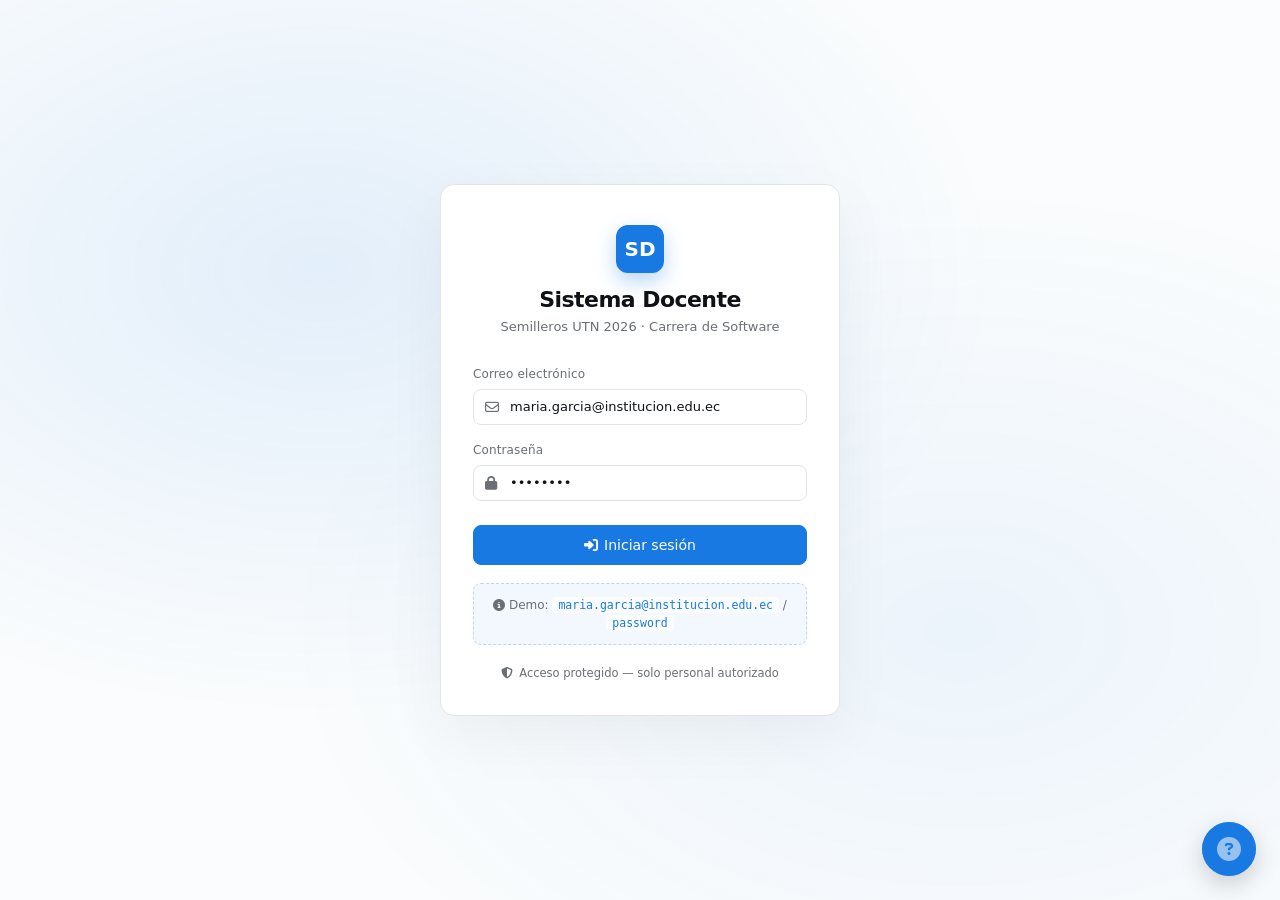
<file: screens/reports.html>
<!doctype html>
<html lang="es">
<head>
  <meta charset="utf-8" />
  <meta name="viewport" content="width=device-width, initial-scale=1" />
  <title>Informes — Sistema Docente</title>
  <link rel="stylesheet" href="https://cdnjs.cloudflare.com/ajax/libs/font-awesome/6.5.2/css/all.min.css" />
  <link rel="stylesheet" href="../style.css" />
  <link rel="stylesheet" href="../app.css" />
</head>
<body>
  <div class="app-shell">
    <aside class="sidebar" id="sidebar"></aside>
    <div class="sidebar-backdrop" id="backdrop" onclick="toggleSidebar()"></div>
    <div class="main-area">
      <div class="topbar">
        <button class="hamburger" onclick="toggleSidebar()"><i class="fa-solid fa-bars"></i></button>
        <h2><i class="fa-solid fa-file-lines" style="color:var(--accent);margin-right:8px"></i>Informes</h2>
        <div class="topbar-actions">
          <button class="btn" id="printBtn" title="Imprimir o guardar como PDF"><i class="fa-solid fa-print"></i> Imprimir / PDF</button>
        </div>
      </div>
      <div class="content">
        <div class="report-toolbar">
          <div class="seg-control" id="segControl">
            <button class="active" data-tab="student"><i class="fa-solid fa-user"></i> Por estudiante</button>
            <button data-tab="group"><i class="fa-solid fa-people-group"></i> Por grupo</button>
            <button data-tab="unit"><i class="fa-solid fa-book-open"></i> Por unidad</button>
            <button data-tab="criterion"><i class="fa-solid fa-chart-column"></i> Criterios cognitivos</button>
          </div>
          <div style="margin-left:auto;display:flex;gap:8px;align-items:center;flex-wrap:wrap" id="selectorArea">
            <label for="entitySel" id="entityLabel">Estudiante</label>
            <select id="entitySel"></select>
          </div>
        </div>
        <div id="reportArea" class="report-doc"></div>
      </div>
    </div>
  </div>

  <script src="../help.js"></script>
  <script type="module" src="../js/app.js"></script>
  <script type="module">
    import { renderSidebar } from '../js/views/sidebar.js';
    import { escapeHtml, fmtDate } from '../js/core/dom.js';

    const CRITERIA = [
      { key: 'clasificacion', label: 'Clasificación' },
      { key: 'seriacion',     label: 'Seriación' },
      { key: 'construccion',  label: 'Construcción de conocimiento' },
      { key: 'pensamiento',   label: 'Pensamiento lógico' },
      { key: 'metacognicion', label: 'Metacognición' }
    ];
    const LEVELS = { I: 'Iniciado', EP: 'En Proceso', L: 'Logrado' };
    const LEVEL_COLOR = { L: 'var(--success)', EP: 'var(--warning)', I: 'var(--danger)' };

    const params = new URLSearchParams(window.location.search);
    let activeTab = params.get('tab') || 'student';
    let currentEntityId = params.get('id') || null;

    function init() {
      if (!window.App) { setTimeout(init, 50); return; }
      if (!window.App.auth.isLoggedIn()) { window.location.href = 'login.html'; return; }
      renderSidebar(document.getElementById('sidebar'), 'reports');
      document.getElementById('printBtn').addEventListener('click', () => window.print());
      document.querySelectorAll('#segControl button').forEach(btn => {
        btn.addEventListener('click', () => {
          activeTab = btn.dataset.tab;
          currentEntityId = null;
          document.querySelectorAll('#segControl button').forEach(b => b.classList.toggle('active', b === btn));
          refreshEntitySelector();
          renderReport();
        });
      });
      refreshEntitySelector();
      window.App.bus.on(window.App.EVENTS.STUDENTS_CHANGED, () => { refreshEntitySelector(); renderReport(); });
      window.App.bus.on(window.App.EVENTS.GROUPS_CHANGED,   () => { refreshEntitySelector(); renderReport(); });
      window.App.bus.on(window.App.EVENTS.UNITS_CHANGED,    () => { refreshEntitySelector(); renderReport(); });
      window.App.bus.on(window.App.EVENTS.EVALS_CHANGED,    () => renderReport());
      window.App.bus.on(window.App.EVENTS.MONITORING_CHANGED, () => renderReport());
      window.App.bus.on(window.App.EVENTS.SELFEVAL_CHANGED,  () => renderReport());
      window.App.bus.on(window.App.EVENTS.NOTES_CHANGED,     () => renderReport());
      renderReport();
    }

    let currentGroupId = null;

    function refreshEntitySelector() {
      const area = document.getElementById('selectorArea');
      
      if (activeTab === 'student') {
        const groups = window.App.groups.list();
        if (!groups.length) {
          area.innerHTML = '<label>Estudiante</label><select id="entitySel" disabled><option>— sin grupos —</option></select>';
          currentEntityId = null;
          return;
        }
        
        if (!currentGroupId || !groups.find(g => g.id === currentGroupId)) {
          currentGroupId = groups[0].id;
        }
        
        const students = window.App.students.byGroup(currentGroupId);
        if (!currentEntityId || !students.find(s => s.id === currentEntityId)) {
          currentEntityId = students[0]?.id || null;
        }
        
        area.innerHTML = `
          <label for="groupSel" style="font-size:12.5px;">Grupo</label>
          <select id="groupSel" style="padding:6px 10px; font-size:12.5px; max-width:200px; margin-right:12px;">
            ${groups.map(g => `<option value="${escapeHtml(g.id)}" ${g.id===currentGroupId?'selected':''}>${escapeHtml(g.name)}</option>`).join('')}
          </select>
          <label for="entitySel" style="font-size:12.5px;">Estudiante</label>
          <select id="entitySel" style="padding:6px 10px; font-size:12.5px; max-width:240px;" ${!students.length ? 'disabled' : ''}>
            ${students.length 
              ? students.map(s => `<option value="${escapeHtml(s.id)}" ${s.id===currentEntityId?'selected':''}>${escapeHtml(s.name)}</option>`).join('')
              : '<option>— sin alumnos —</option>'}
          </select>
        `;
        
        const groupSel = document.getElementById('groupSel');
        const entitySel = document.getElementById('entitySel');
        
        groupSel.onchange = () => {
          currentGroupId = groupSel.value;
          currentEntityId = null; // reset student
          refreshEntitySelector();
          renderReport();
        };
        
        if (entitySel) {
          entitySel.onchange = () => {
            currentEntityId = entitySel.value;
            renderReport();
          };
        }
        return;
      }
      
      const data = getEntityList();
      area.innerHTML = `
        <label for="entitySel" id="entityLabel" style="font-size:12.5px;">${escapeHtml(data.label)}</label>
        <select id="entitySel" style="padding:6px 10px; font-size:12.5px; max-width:240px;" ${!data.items.length ? 'disabled' : ''}>
          ${data.items.length
            ? data.items.map(i => `<option value="${escapeHtml(i.id)}" ${i.id===currentEntityId?'selected':''}>${escapeHtml(i.name)}</option>`).join('')
            : '<option>— sin datos —</option>'}
        </select>
      `;
      
      const sel = document.getElementById('entitySel');
      if (data.items.length) {
        if (!currentEntityId || !data.items.find(i => i.id === currentEntityId)) {
          currentEntityId = data.items[0].id;
        }
        sel.value = currentEntityId;
        sel.onchange = () => {
          currentEntityId = sel.value;
          renderReport();
        };
      } else {
        currentEntityId = null;
      }
    }

    function getEntityList() {
      if (activeTab === 'group') {
        const items = window.App.groups.list().map(g => ({ id: g.id, name: g.name + ' (' + g.level + ')' }));
        return { label: 'Grupo', items };
      }
      if (activeTab === 'unit') {
        const items = window.App.units.list().map(u => ({ id: u.id, name: u.name }));
        return { label: 'Unidad', items };
      }
      if (activeTab === 'criterion') {
        const items = CRITERIA.map(c => ({ id: c.key, name: c.label }));
        return { label: 'Criterio', items };
      }
      return { label: '', items: [] };
    }

    /* ===================================================================
       RENDERIZADO DE INFORMES
       =================================================================== */
    function renderReport() {
      const a = document.getElementById('reportArea');
      if (activeTab === 'student')      return renderStudentReport(a);
      if (activeTab === 'group')        return renderGroupReport(a);
      if (activeTab === 'unit')         return renderUnitReport(a);
      if (activeTab === 'criterion')    return renderCriterionReport(a);
    }

    function docHeader(title, subtitle) {
      const now = new Date();
      const dateStr = now.toLocaleDateString('es', { year:'numeric', month:'long', day:'numeric' });
      const timeStr = now.toLocaleTimeString('es', { hour:'2-digit', minute:'2-digit' });
      const teacher = (window.App.session.current && window.App.session.current.name) || 'Docente';
      return `
        <div class="report-header">
          <div class="report-brand">
            <div class="logo">SD</div>
            <div>
              <div class="name">Sistema Docente</div>
              <div class="sub">UTN Semilleros 2026</div>
            </div>
          </div>
          <div class="report-meta">
            <div><strong>Generado:</strong> ${escapeHtml(dateStr)} · ${escapeHtml(timeStr)}</div>
            <div><strong>Docente:</strong> ${escapeHtml(teacher)}</div>
          </div>
        </div>
        <div class="report-title">${escapeHtml(title)}</div>
        ${subtitle ? `<div class="report-sub">${escapeHtml(subtitle)}</div>` : ''}
      `;
    }

    function docFooter() {
      return `
        <div class="report-signature">
          <div class="sig-block">Firma del docente</div>
          <div class="sig-block">Firma del representante / coordinador</div>
        </div>
      `;
    }

    function levelBadge(l) {
      if (!l) return '<span style="color:var(--muted)">—</span>';
      const cls = l === 'L' ? 'badge-achieved' : l === 'EP' ? 'badge-progress' : 'badge-initiated';
      return `<span class="badge ${cls}">${l}</span>`;
    }

    function pctBar(pct, color) {
      return `
        <div style="display:flex;align-items:center;gap:6px">
          <div style="flex:1;height:6px;background:var(--bg);border-radius:3px;overflow:hidden;border:1px solid var(--border)">
            <div style="height:100%;width:${Math.max(0, Math.min(100, pct))}%;background:${color}"></div>
          </div>
          <span style="font-size:11.5px;color:var(--muted);font-variant-numeric:tabular-nums;width:38px;text-align:right">${Math.round(pct)}%</span>
        </div>
      `;
    }

    /* ============== INFORME POR ESTUDIANTE ============== */
    function renderStudentReport(a) {
      const s = currentEntityId ? window.App.students.get(currentEntityId) : null;
      if (!s) { a.innerHTML = '<div class="empty-state"><span class="icon"><i class="fa-solid fa-user-slash"></i></span><h3>Selecciona un estudiante</h3></div>'; return; }
      const g = window.App.groups.get(s.groupId);
      const evals = window.App.evaluations.byStudent(s.id);
      const latest = evals.sort((x, y) => y.date - x.date)[0];
      const mons   = window.App.monitoring.byStudent(s.id);
      const notes  = window.App.notes.byStudent(s.id);
      const selfE  = window.App.selfEval.list().filter(e => e.studentId === s.id);

      // Stats globales
      const counts = { L:0, EP:0, I:0, total:0 };
      evals.forEach(ev => CRITERIA.forEach(c => {
        const lvl = (ev.criteria || {})[c.key];
        if (lvl) { counts[lvl]++; counts.total++; }
      }));
      const pctL  = counts.total ? counts.L / counts.total * 100 : 0;
      const pctEP = counts.total ? counts.EP / counts.total * 100 : 0;
      const pctI  = counts.total ? counts.I  / counts.total * 100 : 0;

      // Progreso por unidad (para cada unidad donde tenga evaluación)
      const unitProgress = {};
      evals.forEach(ev => {
        const u = window.App.units.get(ev.unitId);
        if (!u) return;
        if (!unitProgress[u.id]) unitProgress[u.id] = { name: u.name, L:0, EP:0, I:0, total:0 };
        CRITERIA.forEach(c => {
          const lvl = (ev.criteria || {})[c.key];
          if (lvl) { unitProgress[u.id][lvl]++; unitProgress[u.id].total++; }
        });
      });

      a.innerHTML = `
        ${docHeader('Ficha del estudiante', s.name + (g ? ' · ' + g.name : ''))}

        <div class="report-section">
          <h2><i class="fa-solid fa-id-card"></i> Datos personales</h2>
          <div class="report-kv">
            <div class="kv"><div class="k">Nombre</div><div class="v" style="font-size:14px">${escapeHtml(s.name)}</div></div>
            <div class="kv"><div class="k">Grupo</div><div class="v" style="font-size:14px">${escapeHtml(g ? g.name : '—')}</div></div>
            <div class="kv"><div class="k">Nivel</div><div class="v" style="font-size:14px">${escapeHtml(g ? g.level : '—')}</div></div>
            <div class="kv"><div class="k">Representante</div><div class="v" style="font-size:14px">${escapeHtml(s.representative || '—')}</div></div>
            <div class="kv"><div class="k">Contacto</div><div class="v" style="font-size:14px">${escapeHtml(s.phone || '—')}</div></div>
            <div class="kv"><div class="k">ID</div><div class="v" style="font-size:12px;font-family:var(--font-mono)">${escapeHtml(s.id)}</div></div>
          </div>
        </div>

        <div class="report-section">
          <h2><i class="fa-solid fa-chart-pie"></i> Resumen cognitivo</h2>
          <div class="report-kv">
            <div class="kv"><div class="k">Logrado</div><div class="v success">${counts.L} <span style="font-size:13px;color:var(--muted);font-weight:400">/ ${counts.total}</span></div></div>
            <div class="kv"><div class="k">En proceso</div><div class="v warning">${counts.EP} <span style="font-size:13px;color:var(--muted);font-weight:400">/ ${counts.total}</span></div></div>
            <div class="kv"><div class="k">Iniciado</div><div class="v danger">${counts.I} <span style="font-size:13px;color:var(--muted);font-weight:400">/ ${counts.total}</span></div></div>
            <div class="kv"><div class="k">Evaluaciones</div><div class="v">${evals.length}</div></div>
            <div class="kv"><div class="k">Fichas de monitoreo</div><div class="v">${mons.length}</div></div>
            <div class="kv"><div class="k">Notas / observaciones</div><div class="v">${notes.length}</div></div>
          </div>
        </div>

        ${latest ? `
        <div class="report-section">
          <h2><i class="fa-solid fa-clipboard-check"></i> Última rúbrica · ${escapeHtml((window.App.units.get(latest.unitId) || {name:''}).name)} · ${fmtDate(latest.date)}</h2>
          <table class="report-table">
            <thead><tr><th>Criterio</th><th>Nivel</th><th>Descripción</th></tr></thead>
            <tbody>
              ${CRITERIA.map(c => {
                const lvl = (latest.criteria || {})[c.key];
                return `<tr>
                  <td>${escapeHtml(c.label)}</td>
                  <td>${levelBadge(lvl)}</td>
                  <td style="color:var(--muted)">${lvl ? LEVELS[lvl] : 'Sin registro'}</td>
                </tr>`;
              }).join('')}
            </tbody>
          </table>
          ${latest.observations ? `<div style="margin-top:10px;padding:10px 12px;background:var(--bg);border-left:3px solid var(--accent);border-radius:4px;font-size:12.5px"><strong>Observaciones:</strong> ${escapeHtml(latest.observations)}</div>` : ''}
        </div>` : ''}

        ${Object.keys(unitProgress).length ? `
        <div class="report-section">
          <h2><i class="fa-solid fa-chart-column"></i> Progreso por unidad didáctica</h2>
          <div class="report-bars">
            ${Object.values(unitProgress).map(u => {
              const t = u.total || 1;
              const pL = u.L/t*100, pEP = u.EP/t*100, pI = u.I/t*100;
              return `
                <div class="bar-row">
                  <div class="name">${escapeHtml(u.name)}</div>
                  <div class="track">
                    <div class="seg L"  style="width:${pL}%">${u.L||''}</div>
                    <div class="seg EP" style="width:${pEP}%">${u.EP||''}</div>
                    <div class="seg I"  style="width:${pI}%">${u.I||''}</div>
                  </div>
                  <div class="counts">${u.L} · ${u.EP} · ${u.I}</div>
                </div>
              `;
            }).join('')}
          </div>
          <div class="report-legend">
            <span><span class="dot L"></span> Logrado (L)</span>
            <span><span class="dot EP"></span> En proceso (EP)</span>
            <span><span class="dot I"></span> Iniciado (I)</span>
          </div>
        </div>` : ''}

        ${notes.length ? `
        <div class="report-section">
          <h2><i class="fa-solid fa-note-sticky"></i> Notas y observaciones</h2>
          <table class="report-table">
            <thead><tr><th style="width:90px">Fecha</th><th style="width:120px">Tipo</th><th>Nota</th></tr></thead>
            <tbody>
              ${notes.sort((x,y)=>y.date-x.date).slice(0, 8).map(n => `
                <tr>
                  <td>${fmtDate(n.date)}</td>
                  <td>${n.type === 'support' ? '<span class="badge badge-progress">Apoyo</span>' : '<span class="badge badge-achieved">Observación</span>'}</td>
                  <td>${escapeHtml(n.text)}</td>
                </tr>
              `).join('')}
            </tbody>
          </table>
        </div>` : ''}

        ${mons.length ? `
        <div class="report-section">
          <h2><i class="fa-solid fa-clipboard-list"></i> Última ficha de monitoreo</h2>
          ${(() => {
            const last = mons.sort((x,y)=>y.date-x.date)[0];
            return `
              <div style="font-size:12px;color:var(--muted);margin-bottom:8px">${escapeHtml((window.App.units.get(last.unitId)||{name:''}).name)} · ${fmtDate(last.date)}</div>
              <table class="report-table">
                <thead><tr><th>Área</th><th style="width:70px">Nivel</th><th>Observación</th><th>Apoyo</th></tr></thead>
                <tbody>
                  ${Object.entries(last.fields || {}).map(([k, v]) => `
                    <tr>
                      <td>${escapeHtml(k)}</td>
                      <td>${levelBadge(v.level)}</td>
                      <td style="font-size:12px">${escapeHtml(v.observations || '—')}</td>
                      <td style="font-size:12px">${escapeHtml(v.support || '—')}</td>
                    </tr>
                  `).join('')}
                </tbody>
              </table>
            `;
          })()}
        </div>` : ''}

        ${docFooter()}
      `;
    }

    /* ============== INFORME POR GRUPO ============== */
    function renderGroupReport(a) {
      const g = currentEntityId ? window.App.groups.get(currentEntityId) : null;
      if (!g) { a.innerHTML = '<div class="empty-state"><span class="icon"><i class="fa-solid fa-people-group"></i></span><h3>Selecciona un grupo</h3></div>'; return; }
      const students = window.App.students.byGroup(g.id);
      const evals    = window.App.evaluations.byGroup(g.id);
      const mons     = window.App.monitoring.byGroup(g.id);

      // Distribución global
      const counts = { L:0, EP:0, I:0, total:0 };
      const byCrit = {};
      CRITERIA.forEach(c => byCrit[c.key] = { L:0, EP:0, I:0, total:0 });
      evals.forEach(ev => CRITERIA.forEach(c => {
        const lvl = (ev.criteria || {})[c.key];
        if (lvl) { counts[lvl]++; counts.total++; byCrit[c.key][lvl]++; byCrit[c.key].total++; }
      }));

      // Por alumno (última evaluación)
      const studentRows = students.map(s => {
        const evs = evals.filter(e => e.studentId === s.id);
        const last = evs.sort((x,y)=>y.date-x.date)[0];
        const monsForS = mons.filter(m => m.studentId === s.id).length;
        const cellFor = (k) => last ? levelBadge((last.criteria || {})[k]) : '<span style="color:var(--muted)">—</span>';
        return {
          name: s.name,
          evals: evs.length,
          mons: monsForS,
          lastDate: last ? fmtDate(last.date) : '—',
          cells: CRITERIA.map(c => cellFor(c.key))
        };
      });

      // Autoevaluaciones del grupo
      const selfE = window.App.selfEval.list().filter(e => e.groupId === g.id);
      const selfEStats = { si:0, ep:0, no:0, total:0 };
      selfE.forEach(e => Object.values(e.answers || {}).forEach(a => { if (selfEStats[a] !== undefined) { selfEStats[a]++; selfEStats.total++; } }));

      a.innerHTML = `
        ${docHeader('Informe del grupo', g.name + ' · ' + g.level)}

        <div class="report-section">
          <h2><i class="fa-solid fa-circle-info"></i> Datos del grupo</h2>
          <div class="report-kv">
            <div class="kv"><div class="k">Nombre</div><div class="v" style="font-size:14px">${escapeHtml(g.name)}</div></div>
            <div class="kv"><div class="k">Nivel</div><div class="v" style="font-size:14px">${escapeHtml(g.level)}</div></div>
            <div class="kv"><div class="k">Alumnos</div><div class="v">${students.length}</div></div>
            <div class="kv"><div class="k">Evaluaciones</div><div class="v">${evals.length}</div></div>
            <div class="kv"><div class="k">Fichas de monitoreo</div><div class="v">${mons.length}</div></div>
            <div class="kv"><div class="k">Autoevaluaciones</div><div class="v">${selfE.length}</div></div>
          </div>
        </div>

        <div class="report-section">
          <h2><i class="fa-solid fa-chart-pie"></i> Distribución global de criterios</h2>
          <div class="report-kv">
            <div class="kv"><div class="k">Logrado</div><div class="v success">${pct(counts.L, counts.total)}%</div></div>
            <div class="kv"><div class="k">En proceso</div><div class="v warning">${pct(counts.EP, counts.total)}%</div></div>
            <div class="kv"><div class="k">Iniciado</div><div class="v danger">${pct(counts.I, counts.total)}%</div></div>
            <div class="kv"><div class="k">Criterios medidos</div><div class="v">${counts.total}</div></div>
          </div>
        </div>

        <div class="report-section">
          <h2><i class="fa-solid fa-chart-column"></i> Distribución por criterio cognitivo</h2>
          <div class="report-bars">
            ${CRITERIA.map(c => {
              const d = byCrit[c.key];
              const t = d.total || 1;
              const pL = d.L/t*100, pEP = d.EP/t*100, pI = d.I/t*100;
              if (!d.total) {
                return `<div class="bar-row"><div class="name">${escapeHtml(c.label)}</div><div class="track" style="display:grid;place-items:center;color:var(--muted);font-size:11px">Sin datos</div><div class="counts">—</div></div>`;
              }
              return `
                <div class="bar-row">
                  <div class="name">${escapeHtml(c.label)}</div>
                  <div class="track">
                    <div class="seg L"  style="width:${pL}%">${d.L||''}</div>
                    <div class="seg EP" style="width:${pEP}%">${d.EP||''}</div>
                    <div class="seg I"  style="width:${pI}%">${d.I||''}</div>
                  </div>
                  <div class="counts">${d.L} · ${d.EP} · ${d.I}</div>
                </div>
              `;
            }).join('')}
          </div>
          <div class="report-legend">
            <span><span class="dot L"></span> Logrado (L)</span>
            <span><span class="dot EP"></span> En proceso (EP)</span>
            <span><span class="dot I"></span> Iniciado (I)</span>
          </div>
        </div>

        ${selfE.length ? `
        <div class="report-section">
          <h2><i class="fa-solid fa-user-pen"></i> Autoevaluación docente (${selfE.length})</h2>
          <div class="report-kv">
            <div class="kv"><div class="k">Respuestas Sí</div><div class="v success">${selfEStats.si}</div></div>
            <div class="kv"><div class="k">En proceso</div><div class="v warning">${selfEStats.ep}</div></div>
            <div class="kv"><div class="k">No</div><div class="v danger">${selfEStats.no}</div></div>
          </div>
        </div>` : ''}

        <div class="report-section">
          <h2><i class="fa-solid fa-table-list"></i> Detalle por alumno (última evaluación)</h2>
          ${students.length ? `
            <table class="report-table">
              <thead>
                <tr>
                  <th>Alumno</th>
                  <th style="width:80px">Evals</th>
                  <th style="width:80px">Monit.</th>
                  ${CRITERIA.map(c => `<th>${escapeHtml(c.label).substring(0,14)}</th>`).join('')}
                  <th>Última</th>
                </tr>
              </thead>
              <tbody>
                ${studentRows.map(r => `
                  <tr>
                    <td>${escapeHtml(r.name)}</td>
                    <td>${r.evals}</td>
                    <td>${r.mons}</td>
                    ${r.cells.map(c => `<td>${c}</td>`).join('')}
                    <td style="color:var(--muted);font-size:11.5px">${escapeHtml(r.lastDate)}</td>
                  </tr>
                `).join('')}
              </tbody>
            </table>
          ` : '<p style="color:var(--muted)">Este grupo no tiene alumnos registrados.</p>'}
        </div>

        ${docFooter()}
      `;
    }

    /* ============== INFORME POR UNIDAD ============== */
    function renderUnitReport(a) {
      const u = currentEntityId ? window.App.units.get(currentEntityId) : null;
      if (!u) { a.innerHTML = '<div class="empty-state"><span class="icon"><i class="fa-solid fa-book-open"></i></span><h3>Selecciona una unidad</h3></div>'; return; }
      const evals = window.App.evaluations.byUnit(u.id);
      const groups = (u.groupIds || []).map(gid => window.App.groups.get(gid)).filter(Boolean);
      const mons  = window.App.monitoring.list().filter(m => m.unitId === u.id);

      // Distribución
      const counts = { L:0, EP:0, I:0, total:0 };
      const byCrit = {};
      CRITERIA.forEach(c => byCrit[c.key] = { L:0, EP:0, I:0, total:0 });
      evals.forEach(ev => CRITERIA.forEach(c => {
        const lvl = (ev.criteria || {})[c.key];
        if (lvl) { counts[lvl]++; counts.total++; byCrit[c.key][lvl]++; byCrit[c.key].total++; }
      }));

      // Por grupo
      const groupStats = groups.map(g => {
        const gEvals = evals.filter(e => e.groupId === g.id);
        const c = { L:0, EP:0, I:0, total:0 };
        gEvals.forEach(ev => CRITERIA.forEach(cr => {
          const lvl = (ev.criteria || {})[cr.key];
          if (lvl) { c[lvl]++; c.total++; }
        }));
        return { name: g.name, level: g.level, evals: gEvals.length, ...c };
      });

      a.innerHTML = `
        ${docHeader('Informe de la unidad didáctica', u.name)}

        <div class="report-section">
          <h2><i class="fa-solid fa-circle-info"></i> Datos de la unidad</h2>
          <div class="report-kv">
            <div class="kv"><div class="k">Nombre</div><div class="v" style="font-size:14px">${escapeHtml(u.name)}</div></div>
            <div class="kv"><div class="k">Ámbito</div><div class="v" style="font-size:14px">${escapeHtml(u.scope || '—')}</div></div>
            <div class="kv"><div class="k">Duración</div><div class="v">${u.weeks} semana(s)</div></div>
            <div class="kv"><div class="k">Grupos</div><div class="v">${groups.length}</div></div>
            <div class="kv"><div class="k">Evaluaciones</div><div class="v">${evals.length}</div></div>
            <div class="kv"><div class="k">Fichas monitoreo</div><div class="v">${mons.length}</div></div>
            <div class="kv"><div class="k">Estado</div><div class="v" style="font-size:14px">${u.status === 'archived' ? 'Archivada' : 'Activa'}</div></div>
          </div>
          ${u.objectives ? `<div style="margin-top:12px;padding:10px 12px;background:var(--bg);border-left:3px solid var(--accent);border-radius:4px;font-size:12.5px"><strong>Objetivo:</strong> ${escapeHtml(u.objectives)}</div>` : ''}
          ${u.technique ? `<div style="margin-top:6px;font-size:12px;color:var(--muted)"><strong>Técnica didáctica:</strong> ${escapeHtml(u.technique)}</div>` : ''}
        </div>

        <div class="report-section">
          <h2><i class="fa-solid fa-chart-pie"></i> Resultados globales</h2>
          <div class="report-kv">
            <div class="kv"><div class="k">Logrado</div><div class="v success">${pct(counts.L, counts.total)}%</div></div>
            <div class="kv"><div class="k">En proceso</div><div class="v warning">${pct(counts.EP, counts.total)}%</div></div>
            <div class="kv"><div class="k">Iniciado</div><div class="v danger">${pct(counts.I, counts.total)}%</div></div>
          </div>
        </div>

        <div class="report-section">
          <h2><i class="fa-solid fa-chart-column"></i> Desempeño por criterio</h2>
          <div class="report-bars">
            ${CRITERIA.map(c => {
              const d = byCrit[c.key];
              const t = d.total || 1;
              if (!d.total) {
                return `<div class="bar-row"><div class="name">${escapeHtml(c.label)}</div><div class="track" style="display:grid;place-items:center;color:var(--muted);font-size:11px">Sin datos</div><div class="counts">—</div></div>`;
              }
              return `
                <div class="bar-row">
                  <div class="name">${escapeHtml(c.label)}</div>
                  <div class="track">
                    <div class="seg L"  style="width:${d.L/t*100}%">${d.L||''}</div>
                    <div class="seg EP" style="width:${d.EP/t*100}%">${d.EP||''}</div>
                    <div class="seg I"  style="width:${d.I/t*100}%">${d.I||''}</div>
                  </div>
                  <div class="counts">${d.L} · ${d.EP} · ${d.I}</div>
                </div>
              `;
            }).join('')}
          </div>
          <div class="report-legend">
            <span><span class="dot L"></span> Logrado (L)</span>
            <span><span class="dot EP"></span> En proceso (EP)</span>
            <span><span class="dot I"></span> Iniciado (I)</span>
          </div>
        </div>

        ${groupStats.length ? `
        <div class="report-section">
          <h2><i class="fa-solid fa-users-rectangle"></i> Resultados por grupo</h2>
          <table class="report-table">
            <thead>
              <tr>
                <th>Grupo</th>
                <th>Nivel</th>
                <th style="width:80px">Evals</th>
                <th>Logrado</th>
                <th>En proceso</th>
                <th>Iniciado</th>
              </tr>
            </thead>
            <tbody>
              ${groupStats.map(g => `
                <tr>
                  <td>${escapeHtml(g.name)}</td>
                  <td>${escapeHtml(g.level)}</td>
                  <td>${g.evals}</td>
                  <td>${pct(g.L, g.total)}% (${g.L})</td>
                  <td>${pct(g.EP, g.total)}% (${g.EP})</td>
                  <td>${pct(g.I, g.total)}% (${g.I})</td>
                </tr>
              `).join('')}
            </tbody>
          </table>
        </div>` : ''}

        ${docFooter()}
      `;
    }

    /* ============== INFORME POR CRITERIO COGNITIVO ============== */
    function renderCriterionReport(a) {
      const c = CRITERIA.find(x => x.id === currentEntityId) || CRITERIA[0];
      const allEvals = window.App.evaluations.list();
      const byGroup = {};
      const byUnit  = {};
      const counts  = { L:0, EP:0, I:0, total:0 };

      allEvals.forEach(ev => {
        const lvl = (ev.criteria || {})[c.key];
        if (!lvl) return;
        counts[lvl]++; counts.total++;
        if (ev.groupId) {
          if (!byGroup[ev.groupId]) byGroup[ev.groupId] = { L:0, EP:0, I:0, total:0 };
          byGroup[ev.groupId][lvl]++; byGroup[ev.groupId].total++;
        }
        if (ev.unitId) {
          if (!byUnit[ev.unitId]) byUnit[ev.unitId] = { L:0, EP:0, I:0, total:0 };
          byUnit[ev.unitId][lvl]++; byUnit[ev.unitId].total++;
        }
      });

      const groupRows = Object.entries(byGroup).map(([gid, d]) => {
        const g = window.App.groups.get(gid);
        return { name: g ? g.name : gid, level: g ? g.level : '—', ...d };
      }).sort((x,y)=>x.name.localeCompare(y.name));

      const unitRows = Object.entries(byUnit).map(([uid, d]) => {
        const u = window.App.units.get(uid);
        return { name: u ? u.name : uid, scope: u ? u.scope : '—', ...d };
      }).sort((x,y)=>x.name.localeCompare(y.name));

      a.innerHTML = `
        ${docHeader('Informe por criterio cognitivo', c.label)}

        <div class="report-section">
          <h2><i class="fa-solid fa-circle-info"></i> Criterio analizado</h2>
          <div class="report-kv">
            <div class="kv"><div class="k">Criterio</div><div class="v" style="font-size:14px">${escapeHtml(c.label)}</div></div>
            <div class="kv"><div class="k">Mediciones totales</div><div class="v">${counts.total}</div></div>
            <div class="kv"><div class="k">Logrado</div><div class="v success">${pct(counts.L, counts.total)}%</div></div>
            <div class="kv"><div class="k">En proceso</div><div class="v warning">${pct(counts.EP, counts.total)}%</div></div>
            <div class="kv"><div class="k">Iniciado</div><div class="v danger">${pct(counts.I, counts.total)}%</div></div>
          </div>
        </div>

        <div class="report-section">
          <h2><i class="fa-solid fa-chart-column"></i> Distribución general</h2>
          ${counts.total ? `
            <div class="report-bars">
              <div class="bar-row">
                <div class="name">${escapeHtml(c.label)}</div>
                <div class="track">
                  <div class="seg L"  style="width:${counts.L/counts.total*100}%">${counts.L||''}</div>
                  <div class="seg EP" style="width:${counts.EP/counts.total*100}%">${counts.EP||''}</div>
                  <div class="seg I"  style="width:${counts.I/counts.total*100}%">${counts.I||''}</div>
                </div>
                <div class="counts">${counts.L} · ${counts.EP} · ${counts.I}</div>
              </div>
            </div>
            <div class="report-legend">
              <span><span class="dot L"></span> Logrado (L)</span>
              <span><span class="dot EP"></span> En proceso (EP)</span>
              <span><span class="dot I"></span> Iniciado (I)</span>
            </div>
          ` : '<p style="color:var(--muted)">No hay mediciones registradas para este criterio todavía.</p>'}
        </div>

        ${groupRows.length ? `
        <div class="report-section">
          <h2><i class="fa-solid fa-people-group"></i> Desempeño por grupo</h2>
          <table class="report-table">
            <thead>
              <tr><th>Grupo</th><th>Nivel</th><th>Mediciones</th><th>Logrado</th><th>En proceso</th><th>Iniciado</th></tr>
            </thead>
            <tbody>
              ${groupRows.map(g => `
                <tr>
                  <td>${escapeHtml(g.name)}</td>
                  <td>${escapeHtml(g.level)}</td>
                  <td>${g.total}</td>
                  <td>${pct(g.L, g.total)}% (${g.L})</td>
                  <td>${pct(g.EP, g.total)}% (${g.EP})</td>
                  <td>${pct(g.I, g.total)}% (${g.I})</td>
                </tr>
              `).join('')}
            </tbody>
          </table>
        </div>` : ''}

        ${unitRows.length ? `
        <div class="report-section">
          <h2><i class="fa-solid fa-book-open"></i> Desempeño por unidad didáctica</h2>
          <table class="report-table">
            <thead>
              <tr><th>Unidad</th><th>Ámbito</th><th>Mediciones</th><th>Logrado</th><th>En proceso</th><th>Iniciado</th></tr>
            </thead>
            <tbody>
              ${unitRows.map(u => `
                <tr>
                  <td>${escapeHtml(u.name)}</td>
                  <td>${escapeHtml(u.scope || '—')}</td>
                  <td>${u.total}</td>
                  <td>${pct(u.L, u.total)}% (${u.L})</td>
                  <td>${pct(u.EP, u.total)}% (${u.EP})</td>
                  <td>${pct(u.I, u.total)}% (${u.I})</td>
                </tr>
              `).join('')}
            </tbody>
          </table>
        </div>` : ''}

        <div class="report-section">
          <h2><i class="fa-solid fa-lightbulb"></i> Lectura pedagógica</h2>
          <div style="padding:12px 14px;background:var(--bg);border:1px solid var(--border);border-radius:6px;font-size:12.5px;line-height:1.6">
            ${analysis(c.label, counts)}
          </div>
        </div>

        ${docFooter()}
      `;
    }

    function analysis(label, c) {
      if (!c.total) return `Aún no hay mediciones del criterio <strong>${escapeHtml(label)}</strong>. Empieza aplicando rúbricas a tus estudiantes para obtener información útil.`;
      const pL = c.L / c.total * 100;
      const pI = c.I / c.total * 100;
      if (pL >= 70) return `El criterio <strong>${escapeHtml(label)}</strong> muestra un desempeño sólido: el ${Math.round(pL)}% de las mediciones está en nivel <strong>Logrado</strong>. Sigue con la misma estrategia y refuerza a quienes aún están en proceso.`;
      if (pI >= 40) return `El criterio <strong>${escapeHtml(label)}</strong> requiere atención: el ${Math.round(pI)}% de las mediciones está en <strong>Iniciado</strong>. Recomendamos implementar acciones de mediación cognitiva y revisar la progresión de actividades.`;
      return `El criterio <strong>${escapeHtml(label)}</strong> muestra un avance mixto: ${Math.round(pL)}% Logrado, ${Math.round(c.EP/c.total*100)}% En Proceso, ${Math.round(pI/c.total*100)}% Iniciado. Conviene identificar a los estudiantes en EP/I y aplicar acciones de apoyo focalizadas.`;
    }

    function pct(a, b) { return b ? Math.round(a / b * 100) : 0; }

    init();
  </script>
</body>
</html>
</file>
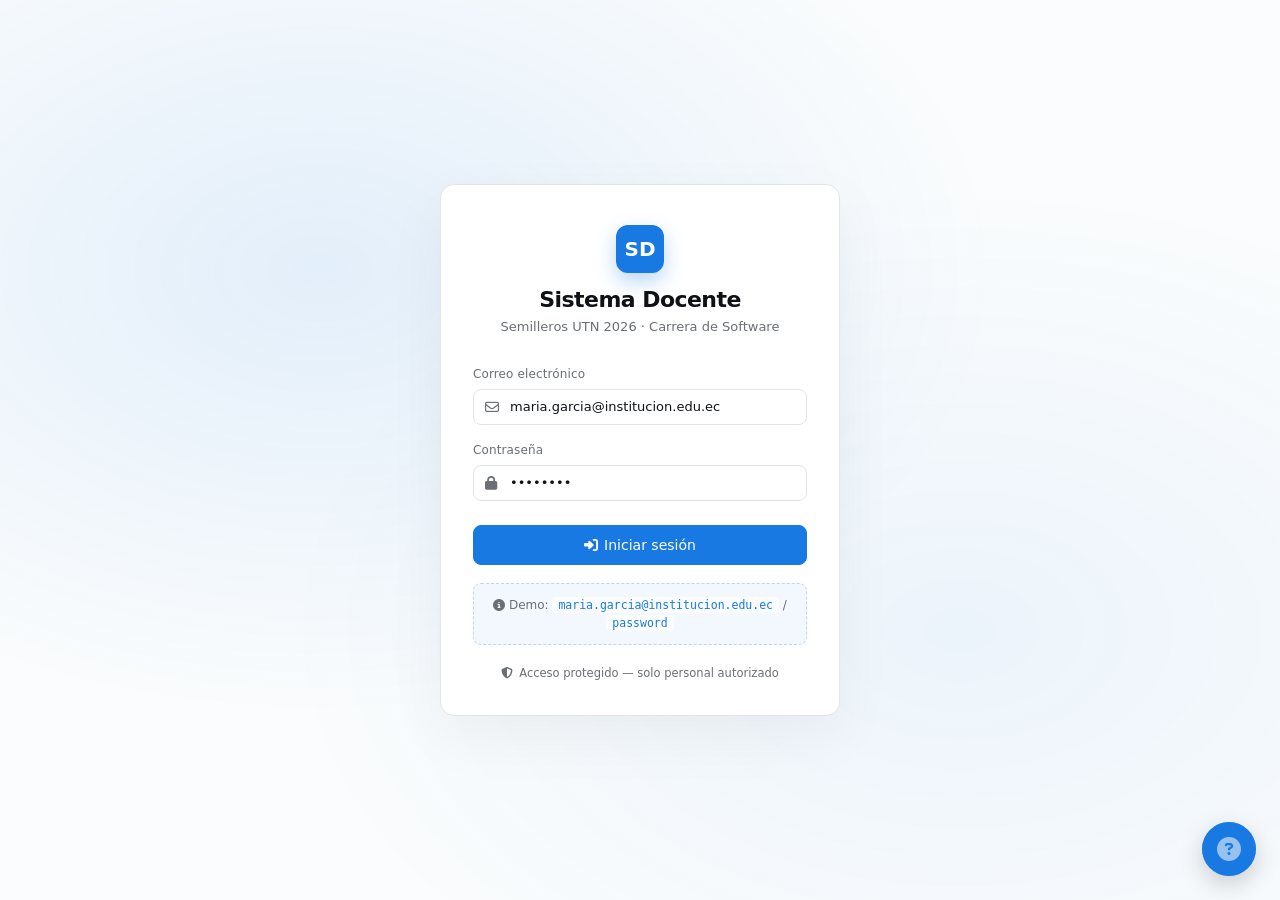
<file: screens/self-eval.html>
<!doctype html>
<html lang="es">
<head>
  <meta charset="utf-8" />
  <meta name="viewport" content="width=device-width, initial-scale=1" />
  <title>Autoevaluación Docente — Sistema Docente</title>
  <link rel="stylesheet" href="https://cdnjs.cloudflare.com/ajax/libs/font-awesome/6.5.2/css/all.min.css" />
  <link rel="stylesheet" href="../style.css" />
  <link rel="stylesheet" href="../app.css" />
  <style>
    .q-card { background: var(--surface); border: 1px solid var(--border); border-radius: var(--radius); padding: 16px 20px; margin-bottom: 12px; }
    .q-card .q-num { display: inline-block; width: 26px; height: 26px; border-radius: 50%; background: var(--accent-muted); color: var(--accent); text-align: center; line-height: 26px; font-weight: 600; font-size: 12px; margin-right: 8px; }
    .q-card .q-text { font-size: 13.5px; line-height: 1.4; margin-bottom: 10px; }
    .q-card .answers { display: flex; gap: 8px; flex-wrap: wrap; }
    .answer-btn { padding: 6px 14px; border-radius: 999px; border: 1px solid var(--border); background: var(--bg); cursor: pointer; font-size: 12.5px; transition: all .15s; }
    .answer-btn:hover { border-color: var(--accent); }
    .answer-btn.active { font-weight: 500; }
    .answer-btn.active.si { background: oklch(55% 0.15 145 / 0.12); color: var(--success); border-color: var(--success); }
    .answer-btn.active.ep { background: oklch(65% 0.14 85 / 0.12); color: var(--warning); border-color: var(--warning); }
    .answer-btn.active.no { background: oklch(55% 0.18 25 / 0.12); color: var(--danger); border-color: var(--danger); }
    .q-card textarea { margin-top: 10px; min-height: 50px; font-size: 12px; }
    .counter {
      position: sticky; top: 12px; z-index: 5;
      background: var(--surface); border: 1px solid var(--border);
      border-radius: var(--radius); padding: 12px 16px;
      display: flex; gap: 18px; align-items: center;
      box-shadow: 0 2px 4px rgba(0,0,0,0.04);
      margin-bottom: 16px;
    }
    .counter .seg { display: flex; align-items: center; gap: 4px; font-size: 12.5px; }
    .counter .dot { width: 10px; height: 10px; border-radius: 50%; }
    .counter .dot.si { background: var(--success); }
    .counter .dot.ep { background: var(--warning); }
    .counter .dot.no { background: var(--danger); }
  </style>
</head>
<body>
  <div class="app-shell">
    <aside class="sidebar" id="sidebar"></aside>
    <div class="sidebar-backdrop" id="backdrop" onclick="toggleSidebar()"></div>
    <div class="main-area">
      <div class="topbar">
        <button class="hamburger" onclick="toggleSidebar()"><i class="fa-solid fa-bars"></i></button>
        <div class="topbar-left">
          <h2><i class="fa-solid fa-user-pen" style="color:var(--accent);margin-right:8px"></i>Autoevaluación Docente</h2>
        </div>
        <div class="topbar-actions" style="display:flex;gap:8px;">
          <select id="groupSelector" class="unit-selector" style="padding:6px 10px;font-size:12.5px;max-width:200px"></select>
          <select id="unitSelector" class="unit-selector" style="padding:6px 10px;font-size:12.5px;max-width:240px"></select>
        </div>
      </div>
      <div class="content" style="max-width:760px">
        <div class="bc" id="breadcrumb"></div>
        <p style="font-size:13px;color:var(--muted);margin-bottom:16px">
          <i class="fa-solid fa-lightbulb" style="color:var(--warning);margin-right:6px"></i>
          Reflexione sobre su práctica pedagógica y el diseño didáctico implementado en esta unidad y curso. Responda las 6 preguntas de autoevaluación docente.
        </p>
        <div class="counter">
          <div class="seg"><span class="dot si"></span> <strong id="countSi">0</strong> Sí</div>
          <div class="seg"><span class="dot ep"></span> <strong id="countEP">0</strong> En proceso</div>
          <div class="seg"><span class="dot no"></span> <strong id="countNo">0</strong> No</div>
          <div style="margin-left:auto;font-size:12px;color:var(--muted)"><span id="countTotal">0</span> / 6 respondidas</div>
        </div>
        <form id="selfForm">
          <div id="questionsContainer"></div>
          <div class="form-actions" style="margin-top:20px">
            <button type="submit" class="btn btn-primary"><i class="fa-solid fa-check"></i> Guardar autoevaluación</button>
            <button type="button" class="btn" id="clearBtn"><i class="fa-solid fa-rotate-left"></i> Limpiar respuestas</button>
          </div>
        </form>
      </div>
    </div>
  </div>

  <script src="../help.js"></script>
  <script type="module" src="../js/app.js"></script>
  <script type="module">
    import { renderSidebar } from '../js/views/sidebar.js';
    import { escapeHtml }    from '../js/core/dom.js';

    const params = new URLSearchParams(window.location.search);
    let currentGid = params.get('grupo');
    let currentUid = params.get('unidad');

    let answers = {}; // { q1: 'si'|'ep'|'no', q2: ... }
    let reflections = {}; // { q1: '...', q2: '...' }

    function init() {
      if (!window.App) { setTimeout(init, 50); return; }
      if (!window.App.auth.isLoggedIn()) { window.location.href = 'login.html'; return; }
      renderSidebar(document.getElementById('sidebar'), 'self-eval');
      
      const allGroups = window.App.groups.list();
      if (!currentGid && allGroups.length) currentGid = allGroups[0].id;
      
      const groupSel = document.getElementById('groupSelector');
      groupSel.innerHTML = allGroups.length
        ? allGroups.map(g => `<option value="${g.id}" ${g.id===currentGid?'selected':''}>${escapeHtml(g.name)}</option>`).join('')
        : '<option>— sin grupos —</option>';
      
      populateUnits();
      
      groupSel.addEventListener('change', () => {
        currentGid = groupSel.value;
        populateUnits();
        load();
      });
      
      const unitSel = document.getElementById('unitSelector');
      unitSel.addEventListener('change', () => {
        currentUid = unitSel.value;
        load();
      });

      window.App.bus.on(window.App.EVENTS.SELFEVAL_CHANGED, load);
      document.getElementById('selfForm').addEventListener('submit', submit);
      document.getElementById('clearBtn').addEventListener('click', () => {
        answers = {}; reflections = {};
        renderQuestions();
        updateCounter();
      });
      load();
    }

    function populateUnits() {
      const unitSel = document.getElementById('unitSelector');
      if (!currentGid) {
        unitSel.innerHTML = '<option>—</option>';
        return;
      }
      const allUnits = window.App.units.list();
      // Filter units that include this group, or all if none
      let units = allUnits.filter(u => u.groupIds.includes(currentGid) && u.status !== 'archived');
      if (!units.length) {
        units = allUnits.filter(u => u.status !== 'archived');
      }
      if (!units.length) {
        units = allUnits;
      }
      
      if (!currentUid || !units.find(u => u.id === currentUid)) {
        currentUid = units[0]?.id || null;
      }
      unitSel.innerHTML = units.length
        ? units.map(u => `<option value="${u.id}" ${u.id===currentUid?'selected':''}>${escapeHtml(u.name)}</option>`).join('')
        : '<option>— sin unidades —</option>';
    }

    function load() {
      answers = {}; reflections = {};
      if (currentGid && currentUid) {
        const prev = window.App.selfEval.latestFor(currentGid, currentUid);
        if (prev) { answers = prev.answers || {}; reflections = prev.reflections || {}; }
      }
      renderBreadcrumb();
      renderQuestions();
      updateCounter();
    }

    function renderBreadcrumb() {
      const g = currentGid ? window.App.groups.get(currentGid) : null;
      document.getElementById('breadcrumb').innerHTML = `
        <a class="bc-link" href="dashboard.html"><i class="fa-solid fa-house bc-icon"></i> Inicio</a>
        <span class="bc-sep"><i class="fa-solid fa-chevron-right bc-icon"></i></span>
        <a class="bc-link" href="group.html?grupo=${currentGid || ''}">${escapeHtml(g ? g.name : 'Grupo')}</a>
        <span class="bc-sep"><i class="fa-solid fa-chevron-right bc-icon"></i></span>
        <span class="bc-current">Autoevaluación Docente</span>
      `;
    }

    function renderQuestions() {
      const c = document.getElementById('questionsContainer');
      const QUESTIONS = window.App.selfEval.QUESTIONS;
      c.innerHTML = QUESTIONS.map((q, i) => `
        <div class="q-card" data-q="${q.key}">
          <div class="q-text"><span class="q-num">${i + 1}</span>${escapeHtml(q.text)}</div>
          <div class="answers">
            <button type="button" class="answer-btn si" data-ans="si">Sí</button>
            <button type="button" class="answer-btn ep" data-ans="ep">En proceso</button>
            <button type="button" class="answer-btn no" data-ans="no">No</button>
          </div>
          <textarea name="ref_${q.key}" placeholder="¿Por qué? / Reflexión (opcional)">${escapeHtml(reflections[q.key] || '')}</textarea>
        </div>
      `).join('');
      c.querySelectorAll('.answer-btn').forEach(btn => {
        btn.addEventListener('click', () => {
          const qkey = btn.closest('.q-card').dataset.q;
          const ans = btn.dataset.ans;
          answers[qkey] = (answers[qkey] === ans) ? null : ans;
          if (!answers[qkey]) delete answers[qkey];
          btn.closest('.answers').querySelectorAll('.answer-btn').forEach(b => b.classList.toggle('active', b === btn && answers[qkey]));
          updateCounter();
        });
      });
      // Restaurar selección visual
      Object.keys(answers).forEach(qkey => {
        const card = c.querySelector(`.q-card[data-q="${qkey}"]`);
        if (card) card.querySelector(`.answer-btn.${answers[qkey]}`)?.classList.add('active');
      });
    }

    function updateCounter() {
      const QUESTIONS = window.App.selfEval.QUESTIONS;
      const counts = { si: 0, ep: 0, no: 0 };
      Object.values(answers).forEach(a => { if (counts[a] !== undefined) counts[a]++; });
      document.getElementById('countSi').textContent  = counts.si;
      document.getElementById('countEP').textContent  = counts.ep;
      document.getElementById('countNo').textContent  = counts.no;
      document.getElementById('countTotal').textContent = counts.si + counts.ep + counts.no;
      
      const countTotalLabel = document.querySelector('.counter div[style*="margin-left:auto"]');
      if (countTotalLabel) {
        countTotalLabel.innerHTML = `<span>${counts.si + counts.ep + counts.no}</span> / ${QUESTIONS.length} respondidas`;
      }
    }

    function submit(e) {
      e.preventDefault();
      if (!currentGid || !currentUid) { window.App.toast({ type: 'error', title: 'Datos incompletos', message: 'Selecciona un grupo y una unidad.' }); return; }
      const QUESTIONS = window.App.selfEval.QUESTIONS;
      if (Object.keys(answers).length < QUESTIONS.length) {
        window.App.toast({ type: 'warning', title: 'Faltan respuestas', message: `Por favor responde las ${QUESTIONS.length} preguntas antes de guardar.` });
        return;
      }
      // Recoger reflections
      const c = document.getElementById('questionsContainer');
      c.querySelectorAll('textarea').forEach(ta => {
        const key = ta.name.split('_')[1];
        reflections[key] = ta.value.trim();
      });
      const r = window.App.selfEval.save({ groupId: currentGid, unitId: currentUid, answers, reflections });
      if (!r.ok) { window.App.toast({ type: 'error', title: 'Error', message: r.error || 'No se pudo guardar' }); return; }
      window.App.toast({ type: 'success', title: '¡Autoevaluación guardada!', message: 'La autoevaluación docente quedó registrada.' });
    }

    init();
  </script>
</body>
</html>
</file>
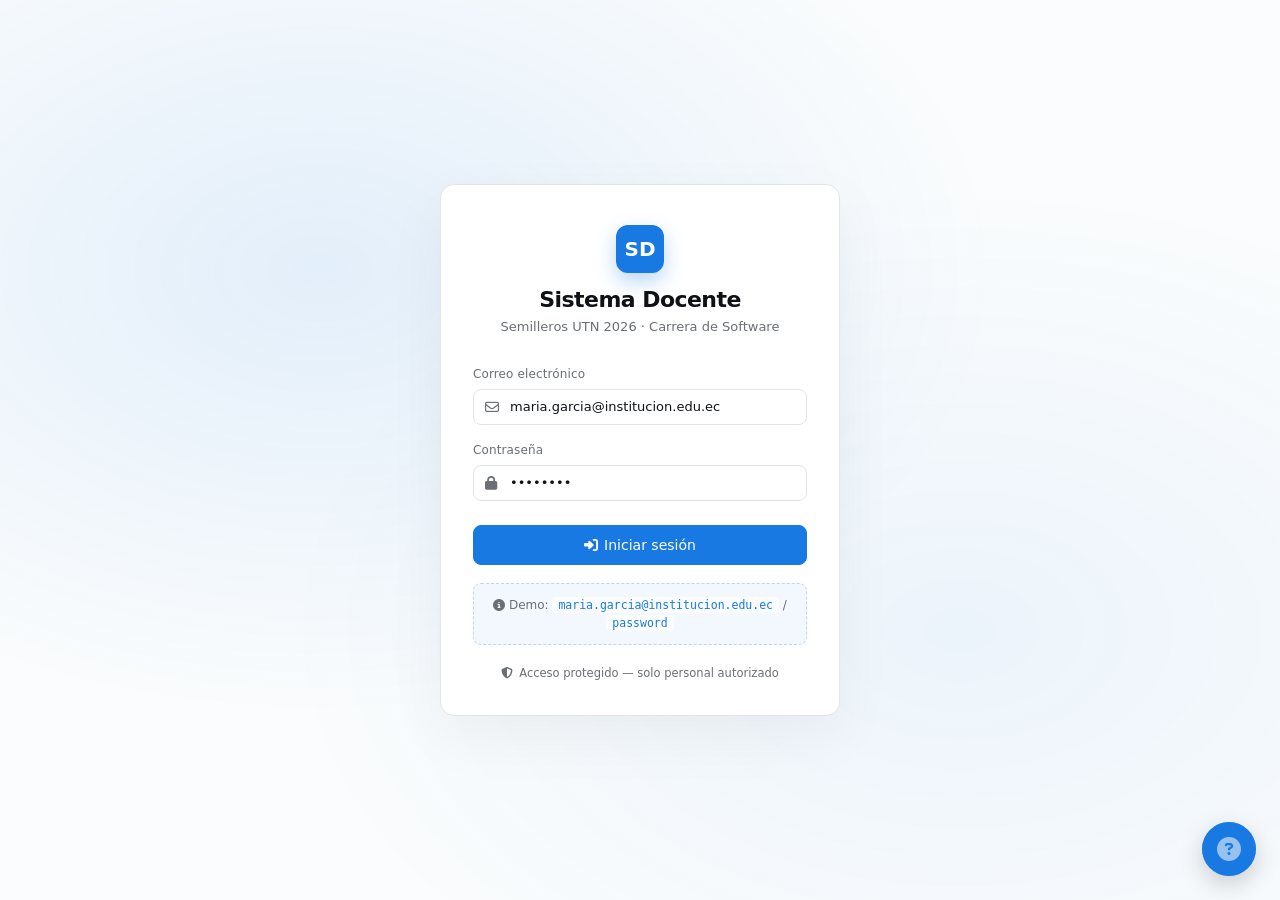
<file: screens/student.html>
<!doctype html>
<html lang="es">
<head>
  <meta charset="utf-8" />
  <meta name="viewport" content="width=device-width, initial-scale=1" />
  <title>Perfil del alumno — Sistema Docente</title>
  <link rel="stylesheet" href="https://cdnjs.cloudflare.com/ajax/libs/font-awesome/6.5.2/css/all.min.css" />
  <link rel="stylesheet" href="../style.css" />
  <link rel="stylesheet" href="../app.css" />
  <style>
    .profile-header {
      display: flex; align-items: center; gap: 16px;
      padding-bottom: 20px; border-bottom: 1px solid var(--border); margin-bottom: 24px;
    }
    .profile-avatar {
      width: 56px; height: 56px; border-radius: 50%;
      background: var(--accent-muted); color: var(--accent);
      display: grid; place-items: center;
      font: 600 20px var(--font-display); flex-shrink: 0;
    }
    .profile-info h2 { font: 600 18px/1.2 var(--font-display); letter-spacing: -0.015em; }
    .profile-info .detail { color: var(--muted); font-size: 13px; margin-top: 4px; display: flex; gap: 14px; flex-wrap: wrap; }
    .profile-info .detail span { display: inline-flex; align-items: center; gap: 4px; }
    .rubric-grid { display: grid; gap: 8px; margin-top: 12px; }
    .rubric-row {
      display: grid; grid-template-columns: 1fr 110px 40px;
      align-items: center; padding: 10px 0;
      border-bottom: 1px solid var(--border); font-size: 13px;
    }
    .rubric-row:last-child { border-bottom: none; }
    .rubric-row .criterion { font-weight: 450; }
    .timeline { margin-top: 16px; }
    .timeline-item {
      display: flex; gap: 12px; padding: 12px 0;
      border-bottom: 1px solid var(--border);
    }
    .timeline-item:last-child { border-bottom: none; }
    .timeline-date {
      min-width: 78px; font-size: 12px; color: var(--muted);
      font-family: var(--font-mono);
    }
    .timeline-body { flex: 1; }
    .timeline-body .activity { font-weight: 500; font-size: 13px; margin-bottom: 4px; display: flex; align-items: center; gap: 8px; }
    .timeline-body .note { color: var(--muted); font-size: 12.5px; line-height: 1.5; }
    .timeline .badge { margin-right: 4px; }
    .timeline-actions { display: flex; gap: 4px; }
  </style>
</head>
<body>
  <div class="app-shell">
    <aside class="sidebar" id="sidebar"></aside>
    <div class="sidebar-backdrop" id="backdrop" onclick="toggleSidebar()"></div>
    <div class="main-area">
      <div class="topbar">
        <button class="hamburger" onclick="toggleSidebar()"><i class="fa-solid fa-bars"></i></button>
        <div class="topbar-left">
          <a href="dashboard.html" id="backToGroup" class="btn btn-ghost btn-sm"><i class="fa-solid fa-arrow-left"></i> <span id="backLabel">Grupo</span></a>
          <h2><i class="fa-solid fa-user" style="color:var(--accent);margin-right:8px"></i>Perfil del alumno</h2>
        </div>
        <div class="topbar-actions">
          <a id="evalLink" class="btn btn-primary"><i class="fa-solid fa-clipboard-check"></i> Evaluar</a>
          <a id="monLink" class="btn"><i class="fa-solid fa-file-lines"></i> Ficha de monitoreo</a>
        </div>
      </div>
      <div class="content">
        <div class="bc" id="breadcrumb"></div>
        <div class="profile-header" id="profileHeader"></div>

        <div class="tabs">
          <button class="tab active" data-tab="progress"><i class="fa-solid fa-chart-line"></i> Progreso</button>
          <button class="tab" data-tab="history"><i class="fa-solid fa-clock-rotate-left"></i> Historial</button>
          <button class="tab" data-tab="monitoring"><i class="fa-solid fa-file-lines"></i> Monitoreo</button>
          <button class="tab" data-tab="notes"><i class="fa-solid fa-note-sticky"></i> Notas</button>
        </div>

        <div id="tab-progress"></div>
        <div id="tab-history" hidden></div>
        <div id="tab-monitoring" hidden></div>
        <div id="tab-notes" hidden></div>
      </div>
    </div>
  </div>

  <script src="../help.js"></script>
  <script type="module" src="../js/app.js"></script>
  <script type="module">
    import { renderSidebar } from '../js/views/sidebar.js';
    import { Modal }         from '../js/views/modal.js';
    import { escapeHtml, fmtDate, fmtDateTime } from '../js/core/dom.js';

    const params = new URLSearchParams(window.location.search);
    const studentId = params.get('alumno');
    if (!studentId) window.location.href = 'dashboard.html';

    const CRITERIA = [
      { key: 'clasificacion', label: 'Clasificación de información' },
      { key: 'seriacion',     label: 'Seriación y ordenamiento' },
      { key: 'construccion',  label: 'Construcción de conocimiento' },
      { key: 'pensamiento',   label: 'Pensamiento lógico' },
      { key: 'metacognicion', label: 'Metacognición' }
    ];
    const MON_FIELDS = [
      { key: 'clasificacion',   label: 'Clasificación' },
      { key: 'seriacion',       label: 'Seriación' },
      { key: 'asimilacion',     label: 'Asimilación / Acomodación' },
      { key: 'justificacion',   label: 'Justificación lógica' },
      { key: 'autorregulacion', label: 'Autorregulación' }
    ];

    function init() {
      if (!window.App) { setTimeout(init, 50); return; }
      if (!window.App.auth.isLoggedIn()) { window.location.href = 'login.html'; return; }
      renderSidebar(document.getElementById('sidebar'), 'dashboard');
      render();
      window.App.bus.on(window.App.EVENTS.EVALS_CHANGED, render);
      window.App.bus.on(window.App.EVENTS.MONITORING_CHANGED, render);
      window.App.bus.on(window.App.EVENTS.NOTES_CHANGED, render);

      document.querySelectorAll('.tab').forEach(tab => {
        tab.addEventListener('click', () => switchTab(tab.dataset.tab));
      });
    }

    function switchTab(tab) {
      document.querySelectorAll('.tab').forEach(t => t.classList.toggle('active', t.dataset.tab === tab));
      ['progress','history','monitoring','notes'].forEach(id => {
        document.getElementById('tab-' + id).hidden = id !== tab;
      });
    }

    function badgeClass(level) {
      return level === 'L' ? 'badge-achieved' : level === 'EP' ? 'badge-progress' : 'badge-initiated';
    }
    function badgeLabel(level) {
      return level === 'L' ? 'Logrado' : level === 'EP' ? 'En Proceso' : 'Iniciado';
    }

    function render() {
      const s = window.App.students.get(studentId);
      if (!s) {
        document.getElementById('profileHeader').innerHTML = `
          <div class="empty-state" style="margin:0">
            <span class="icon"><i class="fa-solid fa-user-slash"></i></span>
            <h3>Alumno no encontrado</h3>
            <p>El alumno fue eliminado o no existe.</p>
            <a class="btn btn-primary" href="dashboard.html"><i class="fa-solid fa-arrow-left"></i> Volver a grupos</a>
          </div>`;
        return;
      }
      const g = window.App.groups.get(s.groupId);
      document.title = `${s.name} — Sistema Docente`;
      const initials = s.name.split(' ').map(w => w[0]).slice(0,2).join('').toUpperCase();
      document.getElementById('profileHeader').innerHTML = `
        <div class="profile-avatar">${escapeHtml(initials)}</div>
        <div class="profile-info">
          <h2>${escapeHtml(s.name)}</h2>
          <div class="detail">
            <span><i class="fa-solid fa-folder-tree"></i> ${escapeHtml(g ? g.name : '—')}</span>
            <span><i class="fa-solid fa-user-shield"></i> ${escapeHtml(s.representative || 'Sin representante')}</span>
            <span><i class="fa-solid fa-phone"></i> ${escapeHtml(s.phone || '—')}</span>
          </div>
        </div>
      `;
      document.getElementById('breadcrumb').innerHTML = `
        <a class="bc-link" href="dashboard.html"><i class="fa-solid fa-house bc-icon"></i> Inicio</a>
        <span class="bc-sep"><i class="fa-solid fa-chevron-right bc-icon"></i></span>
        <a class="bc-link" href="group.html?grupo=${s.groupId}">${escapeHtml(g ? g.name : 'Grupo')}</a>
        <span class="bc-sep"><i class="fa-solid fa-chevron-right bc-icon"></i></span>
        <span class="bc-current">${escapeHtml(s.name)}</span>
      `;
      document.getElementById('backToGroup').href = 'group.html?grupo=' + s.groupId;
      document.getElementById('backLabel').textContent = g ? g.name : 'Grupo';
      document.getElementById('evalLink').href = 'evaluate.html?alumno=' + s.id;
      document.getElementById('monLink').href  = 'monitoring.html?alumno=' + s.id;

      // Última evaluación
      const latest = window.App.evaluations.latest(s.id);
      const unit   = latest ? window.App.units.get(latest.unitId) : null;
      const tabProgress = document.getElementById('tab-progress');
      if (latest) {
        tabProgress.innerHTML = `
          <div class="card">
            <div class="card-header">
              <h3><i class="fa-solid fa-clipboard-check" style="color:var(--accent);margin-right:6px"></i>Rúbrica cognitiva — ${escapeHtml(unit ? unit.name : '—')}</h3>
              <span class="badge ${latest.criteria && Object.values(latest.criteria).filter(v => v==='L').length >= 3 ? 'badge-achieved' : 'badge-progress'}">
                ${latest.criteria ? Object.values(latest.criteria).filter(v => v==='L').length : 0}/${CRITERIA.length} Logrados
              </span>
            </div>
            <div class="rubric-grid">
              ${CRITERIA.map(c => {
                const v = latest.criteria ? latest.criteria[c.key] : null;
                return `
                  <div class="rubric-row">
                    <span class="criterion">${escapeHtml(c.label)}</span>
                    <span class="level">${v ? `<span class="badge ${badgeClass(v)}">${badgeLabel(v)}</span>` : '—'}</span>
                    <span class="timeline-actions">
                      <a class="btn-action primary" href="evaluate.html?alumno=${s.id}" title="Reevaluar a este alumno">
                        <i class="fa-solid fa-pen"></i> Evaluar
                      </a>
                    </span>
                  </div>
                `;
              }).join('')}
            </div>
            ${latest.observations ? `<div style="margin-top:12px;padding:10px 12px;background:var(--bg);border:1px solid var(--border);border-radius:8px;font-size:12.5px;color:var(--muted)"><i class="fa-solid fa-comment" style="color:var(--accent);margin-right:6px"></i>${escapeHtml(latest.observations)}</div>` : ''}
          </div>
          <div class="card" style="margin-top:16px">
            <div class="card-header">
              <h3><i class="fa-solid fa-chart-line" style="color:var(--accent);margin-right:6px"></i>Progreso por unidad</h3>
            </div>
            <div style="display:grid;gap:12px">
              ${window.App.units.list().filter(u => (u.groupIds||[]).includes(s.groupId)).map(u => {
                const evs = window.App.evaluations.byStudent(s.id).filter(e => e.unitId === u.id);
                const totalL = evs.reduce((acc, e) => acc + Object.values(e.criteria||{}).filter(v => v==='L').length, 0);
                const totalAll = evs.length * CRITERIA.length;
                const pct = totalAll ? Math.round((totalL / totalAll) * 100) : 0;
                return `
                  <div>
                    <div style="display:flex;justify-content:space-between;font-size:12px;margin-bottom:4px">
                      <span><strong>${escapeHtml(u.name)}</strong></span>
                      <span style="color:var(--muted)">${evs.length} evaluación(es) · ${pct}% L</span>
                    </div>
                    <div class="progress-bar"><div class="fill" style="width:${pct}%"></div></div>
                  </div>
                `;
              }).join('') || '<p style="color:var(--muted);font-size:13px">Aún no hay unidades asignadas al grupo.</p>'}
            </div>
          </div>
        `;
      } else {
        tabProgress.innerHTML = `
          <div class="empty-state">
            <span class="icon"><i class="fa-regular fa-clipboard"></i></span>
            <h3>Sin evaluaciones</h3>
            <p>Aún no se ha registrado una evaluación con rúbrica para este alumno.</p>
            <a class="btn btn-primary" href="evaluate.html?alumno=${s.id}"><i class="fa-solid fa-clipboard-check"></i> Crear primera evaluación</a>
          </div>
        `;
      }

      // Historial
      const history = window.App.evaluations.byStudent(s.id).sort((a, b) => b.date - a.date);
      const tabHistory = document.getElementById('tab-history');
      if (history.length) {
        tabHistory.innerHTML = `
          <div class="card">
            <div class="card-header">
              <h3><i class="fa-solid fa-clock-rotate-left" style="color:var(--accent);margin-right:6px"></i>Historial de evaluaciones</h3>
            </div>
            <div class="timeline">
              ${history.map(e => {
                const u = window.App.units.get(e.unitId);
                return `
                  <div class="timeline-item">
                    <div class="timeline-date">${fmtDate(e.date)}</div>
                    <div class="timeline-body">
                      <div class="activity">
                        <i class="fa-solid fa-clipboard-check" style="color:var(--accent)"></i>
                        ${escapeHtml(u ? u.name : 'Unidad')}
                        <span class="timeline-actions">
                          <button class="btn-action danger" data-del-eval="${e.id}" title="Eliminar esta evaluación">
                            <i class="fa-solid fa-trash"></i> Eliminar
                          </button>
                        </span>
                      </div>
                      <div>${CRITERIA.map(c => {
                        const v = e.criteria ? e.criteria[c.key] : null;
                        return v ? `<span class="badge ${badgeClass(v)}" title="${escapeHtml(c.label)}">${v}</span>` : '';
                      }).join('')}</div>
                      ${e.observations ? `<div class="note" style="margin-top:6px">${escapeHtml(e.observations)}</div>` : ''}
                    </div>
                  </div>
                `;
              }).join('')}
            </div>
          </div>
        `;
        tabHistory.querySelectorAll('[data-del-eval]').forEach(btn => {
          btn.addEventListener('click', () => {
            const id = btn.getAttribute('data-del-eval');
            Modal.confirm({
              title: 'Eliminar evaluación',
              message: '¿Eliminar este registro de evaluación?',
              danger: true, confirmText: 'Eliminar',
              onConfirm: () => {
                window.App.evaluations.remove(id);
                window.App.toast({ type: 'success', title: 'Eliminado', message: 'La evaluación fue removida.' });
              }
            });
          });
        });
      } else {
        tabHistory.innerHTML = `<div class="empty-state"><span class="icon"><i class="fa-regular fa-clock"></i></span><h3>Sin historial</h3><p>Las evaluaciones que se registren aparecerán aquí.</p></div>`;
      }

      // Monitoreo
      const mons = window.App.monitoring.byStudent(s.id).sort((a, b) => b.date - a.date);
      const tabMon = document.getElementById('tab-monitoring');
      if (mons.length) {
        const last = mons[0];
        const u = window.App.units.get(last.unitId);
        tabMon.innerHTML = `
          <div class="card">
            <div class="card-header">
              <h3><i class="fa-solid fa-file-lines" style="color:var(--accent);margin-right:6px"></i>Última ficha — ${escapeHtml(u ? u.name : '—')}</h3>
              <span class="badge badge-progress">${fmtDate(last.date)}</span>
            </div>
            <div style="display:grid;gap:12px">
              ${MON_FIELDS.map(f => {
                const fd = last.fields && last.fields[f.key];
                if (!fd) return '';
                return `
                  <div style="padding:12px;background:var(--bg);border:1px solid var(--border);border-radius:8px">
                    <div style="display:flex;align-items:center;justify-content:space-between;margin-bottom:6px">
                      <strong style="font-size:13px">${escapeHtml(f.label)}</strong>
                      <span class="badge ${badgeClass(fd.level)}">${badgeLabel(fd.level)}</span>
                    </div>
                    ${fd.observations ? `<div style="font-size:12px;color:var(--muted);margin-bottom:4px"><strong style="color:var(--fg)">Obs:</strong> ${escapeHtml(fd.observations)}</div>` : ''}
                    ${fd.support ? `<div style="font-size:12px;color:var(--muted)"><strong style="color:var(--fg)">Apoyo:</strong> ${escapeHtml(fd.support)}</div>` : ''}
                  </div>
                `;
              }).join('')}
            </div>
          </div>
          <div class="card" style="margin-top:16px">
            <div class="card-header"><h3><i class="fa-solid fa-clock-rotate-left" style="color:var(--accent);margin-right:6px"></i>Historial de fichas</h3></div>
            <div class="timeline">
              ${mons.map(m => {
                const u = window.App.units.get(m.unitId);
                return `<div class="timeline-item"><div class="timeline-date">${fmtDate(m.date)}</div><div class="timeline-body"><div class="activity"><i class="fa-solid fa-file-lines" style="color:var(--accent)"></i>${escapeHtml(u ? u.name : 'Unidad')}</div></div></div>`;
              }).join('')}
            </div>
          </div>
        `;
      } else {
        tabMon.innerHTML = `<div class="empty-state"><span class="icon"><i class="fa-regular fa-file-lines"></i></span><h3>Sin fichas de monitoreo</h3><p>Crea la primera ficha para registrar observaciones y acciones de apoyo.</p><a class="btn btn-primary" href="monitoring.html?alumno=${s.id}"><i class="fa-solid fa-file-lines"></i> Crear ficha</a></div>`;
      }

      // Notas
      const notes = window.App.notes.byStudent(s.id);
      const tabNotes = document.getElementById('tab-notes');
      tabNotes.innerHTML = `
        <div class="card">
          <div class="card-header">
            <h3><i class="fa-solid fa-note-sticky" style="color:var(--accent);margin-right:6px"></i>Notas y acciones de apoyo</h3>
            <button class="btn btn-sm btn-primary" id="addNoteBtn"><i class="fa-solid fa-plus"></i> Añadir nota</button>
          </div>
          ${notes.length ? `<div class="timeline">${notes.map(n => `
            <div class="timeline-item">
              <div class="timeline-date">${fmtDate(n.date)}</div>
              <div class="timeline-body">
                <div class="activity">
                  <i class="fa-solid fa-circle" style="color:${n.type === 'support' ? 'var(--warning)' : 'var(--accent)'};font-size:6px"></i>
                  <span>${n.type === 'support' ? 'Acción de apoyo' : 'Observación'}</span>
                  <span class="timeline-actions">
                    <button class="btn-action danger" data-del-note="${n.id}" title="Eliminar esta nota"><i class="fa-solid fa-trash"></i> Eliminar</button>
                  </span>
                </div>
                <div class="note">${escapeHtml(n.text)}</div>
              </div>
            </div>
          `).join('')}</div>` : `<div class="empty-state"><span class="icon"><i class="fa-regular fa-note-sticky"></i></span><h3>Sin notas</h3><p>Registra aquí observaciones o acciones de apoyo.</p></div>`}
        </div>
      `;
      const addBtn = document.getElementById('addNoteBtn');
      if (addBtn) addBtn.addEventListener('click', openAddNoteModal);
      tabNotes.querySelectorAll('[data-del-note]').forEach(btn => {
        btn.addEventListener('click', () => {
          const id = btn.getAttribute('data-del-note');
          Modal.confirm({
            title: 'Eliminar nota',
            message: '¿Eliminar esta nota?',
            danger: true, confirmText: 'Eliminar',
            onConfirm: () => {
              window.App.notes.remove(id);
              window.App.toast({ type: 'success', title: 'Nota eliminada' });
            }
          });
        });
      });
    }

    function openAddNoteModal() {
      const body = document.createElement('div');
      body.innerHTML = `
        <div class="form-group">
          <label>Tipo de nota</label>
          <select name="type">
            <option value="observation">Observación general</option>
            <option value="support">Acción de apoyo / mediación</option>
          </select>
        </div>
        <div class="form-group">
          <label>Texto *</label>
          <textarea name="text" rows="4" placeholder="Describe la observación o estrategia de apoyo..."></textarea>
        </div>
      `;
      const footer = document.createElement('div');
      footer.style.cssText = 'display:flex;gap:8px;justify-content:flex-end';
      const cancelBtn = document.createElement('button');
      cancelBtn.type = 'button'; cancelBtn.className = 'btn';
      cancelBtn.innerHTML = '<i class="fa-solid fa-xmark"></i> Cancelar';
      const saveBtn = document.createElement('button');
      saveBtn.type = 'button'; saveBtn.className = 'btn btn-primary';
      saveBtn.innerHTML = '<i class="fa-solid fa-check"></i> Guardar nota';
      footer.appendChild(cancelBtn); footer.appendChild(saveBtn);
      cancelBtn.addEventListener('click', () => Modal.close());
      saveBtn.addEventListener('click', () => {
        const r = window.App.notes.add({
          studentId,
          type: body.querySelector('[name=type]').value,
          text: body.querySelector('[name=text]').value.trim()
        });
        if (!r.ok) { window.App.toast({ type: 'error', title: 'Error', message: r.error }); return; }
        Modal.close();
        window.App.toast({ type: 'success', title: '¡Nota guardada!', message: 'Aparece en la pestaña Notas.' });
      });
      Modal.open({ title: 'Añadir nota', icon: '<i class="fa-solid fa-note-sticky"></i>', body, footer });
    }

    init();
  </script>
</body>
</html>
</file>
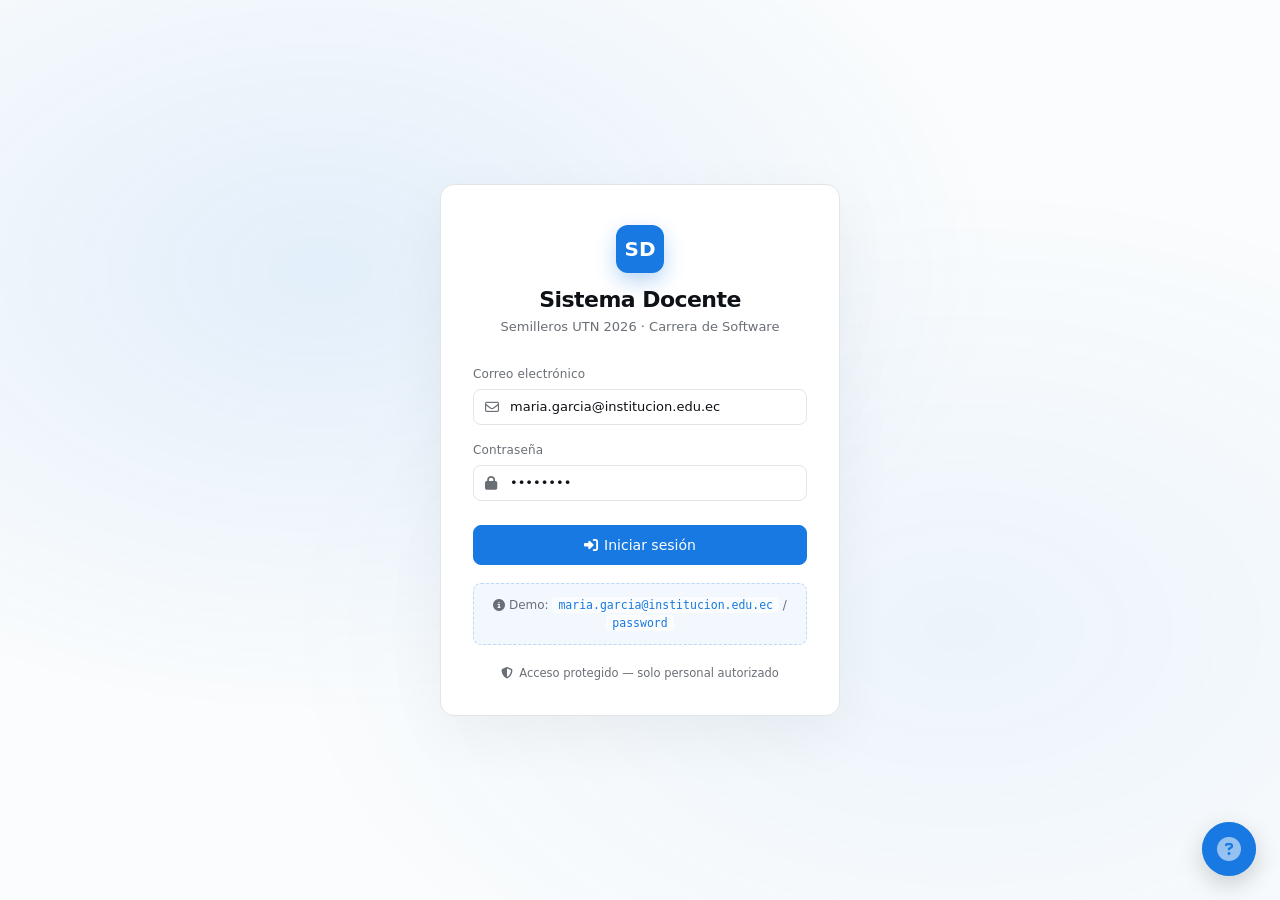
<file: screens/units.html>
<!doctype html>
<html lang="es">
<head>
  <meta charset="utf-8" />
  <meta name="viewport" content="width=device-width, initial-scale=1" />
  <title>Unidades didácticas — Sistema Docente</title>
  <link rel="stylesheet" href="https://cdnjs.cloudflare.com/ajax/libs/font-awesome/6.5.2/css/all.min.css" />
  <link rel="stylesheet" href="../style.css" />
  <link rel="stylesheet" href="../app.css" />
  <style>
    .unit-card {
      background: var(--surface); border: 1px solid var(--border);
      border-radius: var(--radius); padding: 16px 20px; margin-bottom: 12px;
    }
    .unit-card h3 { font: 500 15px/1.2 var(--font-display); margin-bottom: 4px; }
    .unit-card .meta { font-size: 12px; color: var(--muted); margin-bottom: 8px; display: flex; gap: 16px; flex-wrap: wrap; }
    .unit-card .meta span { display: inline-flex; align-items: center; gap: 4px; }
    .unit-card .desc { font-size: 13px; color: var(--fg); margin-bottom: 12px; line-height: 1.5; }
    .unit-card .actions { display: flex; gap: 6px; }
    .unit-card.is-archived { opacity: 0.65; }
  </style>
</head>
<body>
  <div class="app-shell">
    <aside class="sidebar" id="sidebar"></aside>
    <div class="sidebar-backdrop" id="backdrop" onclick="toggleSidebar()"></div>
    <div class="main-area">
      <div class="topbar">
        <button class="hamburger" onclick="toggleSidebar()"><i class="fa-solid fa-bars"></i></button>
        <h2><i class="fa-solid fa-book-open" style="color:var(--accent);margin-right:8px"></i>Unidades didácticas</h2>
        <div class="topbar-actions">
          <button class="btn btn-primary" id="newUnitBtn"><i class="fa-solid fa-plus"></i> Nueva unidad</button>
        </div>
      </div>
      <div class="content">
        <div class="card" style="padding:16px;margin-bottom:20px">
          <div style="display:flex;flex-wrap:wrap;gap:8px;align-items:center">
            <button class="filter-chip active" data-filter="all">Todas</button>
            <button class="filter-chip" data-filter="active">Activas</button>
            <button class="filter-chip" data-filter="archived">Archivadas</button>
            <input type="search" id="searchUnit" placeholder="Buscar unidad..." style="margin-left:auto;width:auto;max-width:240px" />
          </div>
        </div>
        <div id="unitsList"></div>
      </div>
    </div>
  </div>

  <script src="../help.js"></script>
  <script type="module" src="../js/app.js"></script>
  <script type="module">
    import { renderSidebar } from '../js/views/sidebar.js';
    import { Modal }         from '../js/views/modal.js';
    import { escapeHtml, fmtDate } from '../js/core/dom.js';

    let currentFilter = 'all';
    let searchQuery   = '';

    function init() {
      if (!window.App) { setTimeout(init, 50); return; }
      if (!window.App.auth.isLoggedIn()) { window.location.href = 'login.html'; return; }
      renderSidebar(document.getElementById('sidebar'), 'units');
      const newUnitBtn = document.getElementById('newUnitBtn');
      if (newUnitBtn) {
        newUnitBtn.addEventListener('click', () => {
          try {
            openUnitModal();
          } catch (err) {
            console.error('No se pudo abrir el modal de unidad', err);
            window.App.toast({ type: 'error', title: 'No se pudo abrir el modal', message: 'Revisa la consola para mas detalles.' });
          }
        });
      }
      window.openUnitModal = openUnitModal;
      try {
        render();
      } catch (err) {
        console.error('Error al renderizar unidades', err);
        window.App.toast({ type: 'error', title: 'Error al cargar unidades', message: 'Revisa la consola para mas detalles.' });
      }
      window.App.bus.on(window.App.EVENTS.UNITS_CHANGED, render);
      window.App.bus.on(window.App.EVENTS.TASKS_CHANGED, render);
      document.querySelectorAll('.filter-chip').forEach(b => {
        b.addEventListener('click', () => {
          currentFilter = b.dataset.filter;
          document.querySelectorAll('.filter-chip').forEach(x => x.classList.toggle('active', x === b));
          render();
        });
      });
      document.getElementById('searchUnit').addEventListener('input', function () {
        searchQuery = this.value.trim().toLowerCase();
        render();
      });
    }

    function render() {
      const all = window.App.units.list();
      const list = all.filter(u => {
        const okStatus = currentFilter === 'all' || (currentFilter === 'active' ? u.status !== 'archived' : u.status === 'archived');
        const okText   = !searchQuery || (u.name + ' ' + (u.scope||'') + ' ' + (u.objectives||'')).toLowerCase().includes(searchQuery);
        return okStatus && okText;
      });

      const container = document.getElementById('unitsList');
      if (!list.length) {
        container.innerHTML = `
          <div class="empty-state">
            <span class="icon"><i class="fa-regular fa-folder-open"></i></span>
            <h3>Sin unidades</h3>
            <p>${all.length ? 'No hay unidades que coincidan con el filtro.' : 'Crea la primera unidad didáctica para empezar.'}</p>
            <button class="btn btn-primary" onclick="document.getElementById('newUnitBtn').click()">
              <i class="fa-solid fa-plus"></i> Nueva unidad
            </button>
          </div>
        `;
        return;
      }

      container.innerHTML = list.map(u => {
        const groups = (u.groupIds || []).map(gid => {
          const g = window.App.groups.get(gid);
          return g ? g.name : null;
        }).filter(Boolean);
        const evs = window.App.evaluations.byUnit(u.id).length;
        const status = u.status === 'archived';
        return `
          <div class="unit-card ${status ? 'is-archived' : ''}" data-unit-id="${u.id}">
            <div style="display:flex;justify-content:space-between;align-items:flex-start;gap:12px;flex-wrap:wrap">
              <div style="flex:1;min-width:240px">
                <h3>${escapeHtml(u.name)}</h3>
                <div class="meta">
                  <span><i class="fa-solid fa-folder-tree"></i> ${escapeHtml(groups.join(', ') || '— sin grupos —')}</span>
                  <span><i class="fa-regular fa-calendar"></i> ${u.weeks} semana(s)</span>
                  <span><i class="fa-solid fa-tag"></i> ${escapeHtml(u.scope || '—')}</span>
                  <span><span class="badge ${status ? 'badge-archived' : 'badge-active'}">${status ? 'Archivada' : 'Activa'}</span></span>
                  <span><i class="fa-solid fa-clipboard-check"></i> ${evs} evaluación(es)</span>
                  <span><i class="fa-solid fa-list-check"></i> ${window.App.tasks.byUnit(u.id).length} tareas</span>
                </div>
              </div>
              <div class="actions" style="flex-shrink:0;display:flex;gap:6px;flex-wrap:wrap">
                <button class="btn-action" data-action="tasks" title="Gestionar Tareas"><i class="fa-solid fa-list-check"></i> Tareas</button>
                <button class="btn-action" data-action="edit" title="Editar esta unidad"><i class="fa-solid fa-pen"></i> Editar</button>
                <button class="btn-action" data-action="clone" title="Duplicar para crear una nueva"><i class="fa-solid fa-copy"></i> Duplicar</button>
                ${status
                  ? `<button class="btn-action" data-action="unarchive" title="Volver a activarla"><i class="fa-solid fa-box-open"></i> Reactivar</button>`
                  : `<button class="btn-action warning" data-action="archive" title="Archivar y ocultarla de activas"><i class="fa-solid fa-box-archive"></i> Archivar</button>`}
                <button class="btn-action danger" data-action="delete" title="Eliminar definitivamente"><i class="fa-solid fa-trash"></i> Eliminar</button>
              </div>
            </div>
            ${u.objectives ? `<div class="desc">${escapeHtml(u.objectives)}</div>` : ''}
            <div style="font-size:12px;color:var(--muted);display:flex;gap:14px;flex-wrap:wrap">
              ${u.skills ? `<span><strong>Destrezas:</strong> ${escapeHtml(u.skills)}</span>` : ''}
              ${u.technique ? `<span><strong>Técnica:</strong> ${escapeHtml(u.technique)}</span>` : ''}
            </div>
          </div>
        `;
      }).join('');

      // Resaltar una unidad recién clonada/creada
      if (window.__highlightUnitId) {
        const el = container.querySelector(`[data-unit-id="${window.__highlightUnitId}"]`);
        if (el) {
          el.classList.add('pulse-highlight');
          el.scrollIntoView({ behavior: 'smooth', block: 'center' });
          window.__highlightUnitId = null;
        }
      }

      container.querySelectorAll('button[data-action]').forEach(btn => {
        btn.addEventListener('click', () => {
          const id = btn.closest('.unit-card').getAttribute('data-unit-id');
          const action = btn.dataset.action;
          if (action === 'edit') openUnitModal(id);
          if (action === 'tasks') openTasksModal(id);
          if (action === 'clone') {
            const r = window.App.units.clone(id);
            if (r && r.ok) {
              window.__highlightUnitId = r.id;
              window.App.toast({
                type: 'success',
                title: '¡Unidad duplicada!',
                message: `Nueva copia: "${(window.App.units.get(r.id)||{}).name||''}". Puedes editarla libremente.`
              });
            } else {
              window.App.toast({ type: 'error', title: 'No se pudo duplicar', message: (r && r.error) || 'Error desconocido' });
            }
          }
          if (action === 'archive') {
            window.App.units.archive(id);
            window.App.toast({ type: 'info', title: 'Archivada', message: 'La unidad ya no aparece como activa.' });
          }
          if (action === 'unarchive') {
            window.App.units.unarchive(id);
            window.App.toast({ type: 'success', title: 'Reactivada', message: 'La unidad vuelve a estar activa.' });
          }
          if (action === 'delete') {
            const u = window.App.units.get(id);
            Modal.confirm({
              title: 'Eliminar unidad',
              message: `¿Eliminar "${u.name}"? No se eliminarán las evaluaciones asociadas pero quedarán sin unidad.`,
              confirmText: 'Eliminar', danger: true,
              icon: '<i class="fa-solid fa-triangle-exclamation" style="color:var(--danger)"></i>',
              onConfirm: () => {
                window.App.units.remove(id);
                window.App.toast({ type: 'success', title: 'Unidad eliminada' });
              }
            });
          }
        });
      });
    }

    function openUnitModal(id) {
      if (!window.App || !window.App.groups || !window.App.units) {
        window.App && window.App.toast({ type: 'info', title: 'Cargando...', message: 'Espera un momento y vuelve a intentar.' });
        return;
      }
      const isEdit = !!id;
      const u = isEdit ? window.App.units.get(id) : { name: '', scope: 'Convivencia', weeks: 4, groupIds: [], objectives: '', skills: '', activities: '', technique: 'Aprendizaje Basado en Problemas (ABP)', criteria: '' };
      if (isEdit && !u) return;
      const normalizedGroupIds = Array.isArray(u.groupIds) ? u.groupIds : (u.groupIds ? [u.groupIds] : []);
      const allGroups = window.App.groups.list();
      const body = document.createElement('div');
      body.innerHTML = `
        <div class="form-group"><label>Nombre *</label><input type="text" name="name" value="${escapeHtml(u.name)}" placeholder="Ej: Unidad 5 — ..." autofocus /></div>
        <div class="form-row">
          <div class="form-group"><label>Ámbito</label>
            <select name="scope">
              ${['Convivencia','Socio-afectivo','Corporal','Autonomía','Entorno'].map(s => `<option ${u.scope===s?'selected':''}>${s}</option>`).join('')}
            </select>
          </div>
          <div class="form-group"><label>Semanas</label><input type="number" name="weeks" min="1" max="20" value="${u.weeks}" /></div>
        </div>
        <div class="form-group"><label>Grupos donde se aplica</label>
          <div style="display:flex;flex-wrap:wrap;gap:6px;padding:8px;border:1px solid var(--border);border-radius:8px;background:var(--bg)">
            ${allGroups.map(g => `
              <label style="display:inline-flex;align-items:center;gap:4px;padding:4px 8px;background:var(--surface);border:1px solid var(--border);border-radius:6px;font-size:12px;cursor:pointer">
                <input type="checkbox" name="groupIds" value="${g.id}" ${normalizedGroupIds.includes(g.id)?'checked':''}/> ${escapeHtml(g.name)}
              </label>
            `).join('') || '<span style="color:var(--muted);font-size:12px">No hay grupos. Crea uno primero.</span>'}
          </div>
        </div>
        <div class="form-group"><label>Objetivo general</label><textarea name="objectives" rows="2" placeholder="Ej: Lograr que el alumno desarrolle estrategias de autocuidado...">${escapeHtml(u.objectives)}</textarea></div>
        <div class="form-group"><label>Destrezas</label><textarea name="skills" rows="2" placeholder="Identificar a los miembros de su familia, practicar normas de seguridad...">${escapeHtml(u.skills)}</textarea></div>
        <div class="form-group"><label>Descripción de actividades</label><textarea name="activities" rows="3" placeholder="Actividades con texto, imágenes y enlaces...">${escapeHtml(u.activities)}</textarea></div>
        <div class="form-group"><label>Técnica didáctica</label>
          <select name="technique">
            ${['Aprendizaje Basado en Problemas (ABP)','Modelamiento','Organizadores gráficos','Mapas conceptuales','Enseñanza recíproca'].map(t => `<option ${u.technique===t?'selected':''}>${t}</option>`).join('')}
          </select>
        </div>
        <div class="form-group"><label>Criterios de evaluación</label><textarea name="criteria" rows="2" placeholder="Clasificación, seriación, construcción de conocimiento...">${escapeHtml(u.criteria)}</textarea></div>
      `;
      const footer = document.createElement('div');
      footer.style.cssText = 'display:flex;gap:8px;justify-content:flex-end';
      const cancelBtn = document.createElement('button');
      cancelBtn.type = 'button'; cancelBtn.className = 'btn';
      cancelBtn.innerHTML = '<i class="fa-solid fa-xmark"></i> Cancelar';
      const saveBtn = document.createElement('button');
      saveBtn.type = 'button'; saveBtn.className = 'btn btn-primary';
      saveBtn.innerHTML = isEdit
        ? '<i class="fa-solid fa-check"></i> Guardar cambios'
        : '<i class="fa-solid fa-plus"></i> Crear unidad';
      footer.appendChild(cancelBtn); footer.appendChild(saveBtn);
      cancelBtn.addEventListener('click', () => Modal.close());
      saveBtn.addEventListener('click', () => {
        const groupIds = Array.from(body.querySelectorAll('input[name=groupIds]:checked')).map(c => c.value);
        const data = {
          name: body.querySelector('[name=name]').value.trim(),
          scope: body.querySelector('[name=scope]').value,
          weeks: body.querySelector('[name=weeks]').value,
          groupIds,
          objectives: body.querySelector('[name=objectives]').value.trim(),
          skills: body.querySelector('[name=skills]').value.trim(),
          activities: body.querySelector('[name=activities]').value.trim(),
          technique: body.querySelector('[name=technique]').value,
          criteria: body.querySelector('[name=criteria]').value.trim()
        };
        const r = isEdit ? window.App.units.update(id, data) : window.App.units.create(data);
        if (!r.ok) { window.App.toast({ type: 'error', title: 'Error', message: r.error || Object.values(r.errors||{})[0] || 'Verifica los datos' }); return; }
        Modal.close();
        if (!isEdit) {
          // Limpiar filtro y búsqueda para que la nueva unidad sea visible
          currentFilter = 'all';
          searchQuery = '';
          document.querySelectorAll('.filter-chip').forEach(x => x.classList.toggle('active', x.dataset.filter === 'all'));
          const searchInput = document.getElementById('searchUnit');
          if (searchInput) searchInput.value = '';
          window.__highlightUnitId = r.id;
        }
        window.App.toast({ type: 'success', title: isEdit ? '¡Unidad actualizada!' : '¡Unidad creada!', message: isEdit ? 'Los cambios se guardaron correctamente.' : `Nueva unidad "${data.name}" agregada al inicio.` });
      });
      Modal.open({
        title: isEdit ? 'Editar unidad didáctica' : 'Nueva unidad didáctica',
        icon: isEdit ? '<i class="fa-solid fa-pen-to-square"></i>' : '<i class="fa-solid fa-folder-plus"></i>',
        body, footer, size: 'lg'
      });
    }

    function openTasksModal(unitId) {
      const u = window.App.units.get(unitId);
      if (!u) return;

      const body = document.createElement('div');
      
      const renderTasks = () => {
        const tasks = window.App.tasks.byUnit(unitId);
        body.innerHTML = `
          <div style="margin-bottom: 20px;">
            <h4>Añadir nueva tarea</h4>
            <div style="display:flex; flex-direction:column; gap:8px; margin-top:8px;">
              <input type="text" id="newTaskTitle" placeholder="Título de la tarea..." style="width:100%;" />
              <div style="display:flex; align-items:center; gap:8px;">
                <button type="button" class="btn" id="btnUploadImage" style="padding:6px 12px; font-size:12.5px; white-space:nowrap;"><i class="fa-solid fa-upload"></i> Subir imagen</button>
                <input type="file" id="newTaskFile" accept="image/*" style="display:none;" />
                <input type="text" id="newTaskImageUrl" placeholder="O pega la URL de una imagen..." style="flex:1; font-size:12.5px;" />
              </div>
              <div id="imagePreviewContainer" style="display:none; align-items:center; gap:10px; padding:6px; border:1px dashed var(--border); border-radius:6px; background:var(--bg);">
                <img id="imagePreview" src="" style="width:40px; height:40px; object-fit:cover; border-radius:4px;" />
                <span id="imagePreviewName" style="font-size:12px; color:var(--fg); overflow:hidden; text-overflow:ellipsis; white-space:nowrap; max-width:240px;"></span>
                <button type="button" class="btn-action danger" id="btnClearImage" style="margin-left:auto;"><i class="fa-solid fa-xmark"></i></button>
              </div>
              <button class="btn btn-primary" id="btnAddTask" style="width:100%;"><i class="fa-solid fa-plus"></i> Añadir tarea</button>
            </div>
          </div>
          <div style="border-top: 1px solid var(--border); padding-top: 16px;">
            <h4>Tareas de esta unidad (${tasks.length})</h4>
            <div style="display:flex; flex-direction:column; gap:8px; margin-top:12px;">
              ${tasks.length === 0 ? '<p style="color:var(--muted); font-size:13px;">No hay tareas en esta unidad.</p>' : tasks.map(t => `
                <div style="display:flex; justify-content:space-between; align-items:center; padding:12px; border:1px solid var(--border); border-radius:8px; background:var(--surface);">
                  <div style="display:flex; align-items:center; gap:12px;">
                    ${t.imageUrl ? `<img src="${escapeHtml(t.imageUrl)}" style="width:40px; height:40px; object-fit:cover; border-radius:4px;" />` : `<div style="width:40px; height:40px; background:var(--bg); border-radius:4px; display:flex; align-items:center; justify-content:center; color:var(--muted); font-size:12px;"><i class="fa-regular fa-image"></i></div>`}
                    <div>
                      <div style="font-weight:500;">${escapeHtml(t.title)}</div>
                    </div>
                  </div>
                  <button class="btn-action danger" onclick="window.deleteTask('${t.id}')"><i class="fa-solid fa-trash"></i></button>
                </div>
              `).join('')}
            </div>
          </div>
        `;

        const fileInput = body.querySelector('#newTaskFile');
        const uploadBtn = body.querySelector('#btnUploadImage');
        const urlInput = body.querySelector('#newTaskImageUrl');
        const previewContainer = body.querySelector('#imagePreviewContainer');
        const previewImg = body.querySelector('#imagePreview');
        const previewName = body.querySelector('#imagePreviewName');
        const clearBtn = body.querySelector('#btnClearImage');
        
        let selectedImageBase64 = '';
        
        uploadBtn.addEventListener('click', () => fileInput.click());
        
        fileInput.addEventListener('change', (e) => {
          const file = e.target.files[0];
          if (!file) return;
          
          const reader = new FileReader();
          reader.onload = (event) => {
            selectedImageBase64 = event.target.result;
            previewImg.src = selectedImageBase64;
            previewName.textContent = file.name;
            previewContainer.style.display = 'flex';
            urlInput.value = ''; // Clear URL input
          };
          reader.readAsDataURL(file);
        });
        
        urlInput.addEventListener('input', () => {
          const url = urlInput.value.trim();
          if (url) {
            selectedImageBase64 = '';
            previewImg.src = url;
            previewName.textContent = 'URL de imagen';
            previewContainer.style.display = 'flex';
          } else {
            previewContainer.style.display = 'none';
          }
        });
        
        clearBtn.addEventListener('click', () => {
          selectedImageBase64 = '';
          fileInput.value = '';
          urlInput.value = '';
          previewContainer.style.display = 'none';
        });

        body.querySelector('#btnAddTask').addEventListener('click', () => {
          const title = body.querySelector('#newTaskTitle').value.trim();
          const imageUrl = selectedImageBase64 || urlInput.value.trim();
          if (!title) return window.App.toast({ type: 'error', title: 'Error', message: 'El título es requerido' });
          const res = window.App.tasks.create({ title, imageUrl, unitId });
          if (res.ok) {
            window.App.toast({ type: 'success', title: 'Tarea creada' });
            renderTasks();
          } else {
            window.App.toast({ type: 'error', title: 'Error', message: res.error });
          }
        });
      };

      // Expose delete to global temporarily for inline onclick
      window.deleteTask = (taskId) => {
        window.App.tasks.remove(taskId);
        window.App.toast({ type: 'info', title: 'Tarea eliminada' });
        renderTasks();
      };

      renderTasks();

      const footer = document.createElement('div');
      footer.style.cssText = 'display:flex;gap:8px;justify-content:flex-end';
      const closeBtn = document.createElement('button');
      closeBtn.type = 'button'; closeBtn.className = 'btn';
      closeBtn.innerHTML = 'Cerrar';
      footer.appendChild(closeBtn);
      closeBtn.addEventListener('click', () => {
        delete window.deleteTask;
        Modal.close();
      });

      Modal.open({
        title: 'Tareas de: ' + escapeHtml(u.name),
        icon: '<i class="fa-solid fa-list-check"></i>',
        body, footer, size: 'md'
      });
    }

    init();
  </script>
</body>
</html>
</file>
<file: style.css>
/* ===================================================================
   Sistema Docente — UTN Semilleros 2026
   Design system: Modern minimal (Linear/Vercel inspired)
   =================================================================== */

:root {
  --bg:      oklch(99% 0.002 240);
  --surface: oklch(100% 0 0);
  --fg:      oklch(18% 0.012 250);
  --muted:   oklch(54% 0.012 250);
  --border:  oklch(92% 0.005 250);
  --accent:  oklch(58% 0.18 255);
  --accent-muted: oklch(58% 0.18 255 / 0.1);
  --success: oklch(55% 0.15 145);
  --warning: oklch(65% 0.14 85);
  --danger:  oklch(55% 0.18 25);

  --sidebar-w: 240px;
  --topbar-h: 56px;
  --radius: 8px;

  --font: -apple-system, BlinkMacSystemFont, 'SF Pro Text', 'Segoe UI', system-ui, sans-serif;
  --font-display: -apple-system, BlinkMacSystemFont, 'SF Pro Display', system-ui, sans-serif;
  --font-mono: ui-monospace, 'SF Mono', Menlo, monospace;
}

*, *::before, *::after { box-sizing: border-box; margin: 0; padding: 0; }

html, body {
  height: 100%;
  font: 14px/1.5 var(--font);
  background: var(--bg);
  color: var(--fg);
  -webkit-font-smoothing: antialiased;
}

a { color: var(--accent); text-decoration: none; }
a:hover { text-decoration: underline; }

/* ---- Layout shell ---- */
.app-shell {
  display: flex;
  height: 100vh;
  overflow: hidden;
}

/* ---- Sidebar ---- */
.sidebar {
  width: var(--sidebar-w);
  background: var(--surface);
  border-right: 1px solid var(--border);
  display: flex;
  flex-direction: column;
  flex-shrink: 0;
  z-index: 100;
}
.sidebar-header {
  padding: 16px 20px;
  border-bottom: 1px solid var(--border);
  display: flex;
  align-items: center;
  gap: 10px;
  min-height: var(--topbar-h);
}
.sidebar-header .logo {
  width: 28px; height: 28px;
  background: var(--accent);
  border-radius: 6px;
  display: grid;
  place-items: center;
  color: #fff;
  font-weight: 600;
  font-size: 13px;
  flex-shrink: 0;
}
.sidebar-header h1 {
  font: 600 15px/1.2 var(--font-display);
  letter-spacing: -0.01em;
  color: var(--fg);
}
.sidebar-header .sub {
  font: 11px/1 var(--font);
  color: var(--muted);
  letter-spacing: 0.02em;
}
.sidebar-nav {
  flex: 1;
  padding: 12px 8px;
  overflow-y: auto;
}
.nav-item {
  display: flex;
  align-items: center;
  gap: 10px;
  padding: 8px 12px;
  border-radius: 6px;
  font-size: 13.5px;
  font-weight: 450;
  color: var(--muted);
  cursor: pointer;
  transition: all 0.12s;
  border: none;
  background: none;
  width: 100%;
  text-align: left;
  text-decoration: none;
}
.nav-item:hover { background: var(--accent-muted); color: var(--fg); text-decoration: none; }
.nav-item.active { background: var(--accent-muted); color: var(--accent); font-weight: 500; }
.nav-item .icon { width: 18px; text-align: center; font-size: 15px; flex-shrink: 0; }
.nav-item .badge {
  margin-left: auto;
  background: var(--border);
  color: var(--muted);
  font: 11px/1 var(--font-mono);
  padding: 2px 7px;
  border-radius: 999px;
}

.sidebar-footer {
  padding: 12px 8px;
  border-top: 1px solid var(--border);
}
.nav-item.user-info { gap: 8px; }
.nav-item.user-info .avatar {
  width: 28px; height: 28px;
  border-radius: 50%;
  background: var(--accent);
  color: #fff;
  display: grid;
  place-items: center;
  font-size: 12px;
  font-weight: 500;
  flex-shrink: 0;
}

/* ---- Main area ---- */
.main-area {
  flex: 1;
  display: flex;
  flex-direction: column;
  min-width: 0;
  overflow: hidden;
}

/* ---- Top bar ---- */
.topbar {
  height: var(--topbar-h);
  border-bottom: 1px solid var(--border);
  background: var(--surface);
  display: flex;
  align-items: center;
  padding: 0 24px;
  gap: 16px;
  flex-shrink: 0;
}
.topbar-left {
  display: flex;
  align-items: center;
  gap: 12px;
}
.topbar h2 {
  font: 500 16px/1 var(--font-display);
  letter-spacing: -0.015em;
}
.topbar-actions {
  margin-left: auto;
  display: flex;
  align-items: center;
  gap: 8px;
}
.hamburger {
  display: none;
  background: none;
  border: none;
  font-size: 20px;
  color: var(--fg);
  cursor: pointer;
  padding: 4px;
  border-radius: 4px;
}
.hamburger:hover { background: var(--border); }

/* ---- Content area ---- */
.content {
  flex: 1;
  overflow-y: auto;
  padding: 24px;
}

/* ---- Components ---- */

/* Buttons */
.btn {
  display: inline-flex;
  align-items: center;
  gap: 6px;
  padding: 7px 14px;
  border-radius: var(--radius);
  border: 1px solid var(--border);
  background: var(--surface);
  color: var(--fg);
  font: 500 13px/1 var(--font);
  cursor: pointer;
  transition: all 0.12s;
  white-space: nowrap;
  text-decoration: none;
}
.btn:hover { background: var(--bg); border-color: var(--muted); text-decoration: none; }
.btn-primary {
  background: var(--accent);
  color: #fff;
  border-color: var(--accent);
}
.btn-primary:hover { filter: brightness(1.08); }
.btn-ghost {
  background: transparent;
  border-color: transparent;
  color: var(--muted);
}
.btn-ghost:hover { background: var(--bg); color: var(--fg); }
.btn-sm { padding: 4px 10px; font-size: 12px; }
.btn-icon {
  width: 32px; height: 32px;
  padding: 0;
  display: grid;
  place-items: center;
  border-radius: 6px;
}

/* Cards */
.card {
  background: var(--surface);
  border: 1px solid var(--border);
  border-radius: var(--radius);
  padding: 20px;
}
.card-header {
  display: flex;
  align-items: center;
  justify-content: space-between;
  margin-bottom: 16px;
}
.card-header h3 {
  font: 500 15px/1 var(--font-display);
  letter-spacing: -0.01em;
}

/* Tables */
.table-wrap {
  overflow-x: auto;
}
table {
  width: 100%;
  border-collapse: collapse;
  font-size: 13px;
}
table th {
  text-align: left;
  padding: 8px 12px;
  font-weight: 500;
  color: var(--muted);
  border-bottom: 1px solid var(--border);
  font-size: 12px;
  letter-spacing: 0.02em;
  text-transform: uppercase;
  white-space: nowrap;
}
table td {
  padding: 10px 12px;
  border-bottom: 1px solid var(--border);
  vertical-align: middle;
}
table tr:hover td { background: var(--bg); }
table tr:last-child td { border-bottom: none; }

/* Status badges */
.badge {
  display: inline-flex;
  align-items: center;
  padding: 2px 8px;
  border-radius: 999px;
  font: 11px/1.4 var(--font);
  font-weight: 500;
  letter-spacing: 0.01em;
}
.badge-initiated { background: oklch(55% 0.18 25 / 0.1); color: var(--danger); }
.badge-progress { background: oklch(65% 0.14 85 / 0.1); color: var(--warning); }
.badge-achieved { background: oklch(55% 0.15 145 / 0.1); color: var(--success); }
.badge-active { background: var(--accent-muted); color: var(--accent); }
.badge-archived { background: var(--border); color: var(--muted); }

/* Form elements */
.form-group {
  margin-bottom: 16px;
}
.form-group label {
  display: block;
  font-size: 12px;
  font-weight: 500;
  color: var(--muted);
  margin-bottom: 4px;
  letter-spacing: 0.01em;
}
input[type="text"],
input[type="email"],
input[type="password"],
input[type="search"],
textarea,
select {
  width: 100%;
  padding: 8px 12px;
  border: 1px solid var(--border);
  border-radius: var(--radius);
  background: var(--surface);
  color: var(--fg);
  font: 13px/1.4 var(--font);
  outline: none;
  transition: border-color 0.12s;
}
input:focus,
textarea:focus,
select:focus {
  border-color: var(--accent);
  box-shadow: 0 0 0 2px var(--accent-muted);
}
textarea { resize: vertical; min-height: 80px; }
select { appearance: auto; }

/* Grid helpers */
.grid-2 { display: grid; grid-template-columns: 1fr 1fr; gap: 16px; }
.grid-3 { display: grid; grid-template-columns: 1fr 1fr 1fr; gap: 16px; }
.grid-4 { display: grid; grid-template-columns: 1fr 1fr 1fr 1fr; gap: 16px; }

/* Stats / metric cards */
.stat-card {
  padding: 16px 20px;
}
.stat-card .value {
  font: 600 28px/1 var(--font-display);
  letter-spacing: -0.02em;
  margin-bottom: 4px;
}
.stat-card .label {
  font-size: 12px;
  color: var(--muted);
}

/* Progress bars */
.progress-bar {
  height: 6px;
  background: var(--border);
  border-radius: 999px;
  overflow: hidden;
}
.progress-bar .fill {
  height: 100%;
  border-radius: 999px;
  background: var(--accent);
  transition: width 0.3s;
}

/* Radio group */
.radio-group {
  display: flex;
  gap: 4px;
  background: var(--bg);
  border: 1px solid var(--border);
  border-radius: var(--radius);
  padding: 3px;
}
.radio-group label {
  flex: 1;
  text-align: center;
  padding: 6px 12px;
  border-radius: calc(var(--radius) - 2px);
  font-size: 12px;
  font-weight: 500;
  cursor: pointer;
  transition: all 0.12s;
  color: var(--muted);
}
.radio-group input { display: none; }
.radio-group input:checked + label {
  background: var(--surface);
  color: var(--fg);
  box-shadow: 0 1px 3px rgba(0,0,0,0.06);
}

/* Modal / overlay */
.overlay {
  display: none;
  position: fixed;
  inset: 0;
  background: rgba(0,0,0,0.3);
  z-index: 1000;
  align-items: center;
  justify-content: center;
}
.overlay.open { display: flex; }
.modal {
  background: var(--surface);
  border: 1px solid var(--border);
  border-radius: 12px;
  padding: 24px;
  width: 100%;
  max-width: 480px;
  box-shadow: 0 20px 60px rgba(0,0,0,0.12);
}
.modal h3 { margin-bottom: 16px; }

/* Tabs */
.tabs {
  display: flex;
  gap: 0;
  border-bottom: 1px solid var(--border);
  margin-bottom: 20px;
}
.tab {
  padding: 10px 16px;
  font-size: 13px;
  font-weight: 450;
  color: var(--muted);
  cursor: pointer;
  border-bottom: 2px solid transparent;
  transition: all 0.12s;
  background: none;
  border-top: none;
  border-left: none;
  border-right: none;
}
.tab:hover { color: var(--fg); }
.tab.active { color: var(--fg); border-bottom-color: var(--accent); }

/* Empty state */
.empty-state {
  text-align: center;
  padding: 60px 20px;
  color: var(--muted);
}
.empty-state .icon { font-size: 40px; margin-bottom: 12px; opacity: 0.4; }
.empty-state h3 { font-size: 16px; margin-bottom: 4px; color: var(--fg); }
.empty-state p { font-size: 13px; }

/* ---- Scroll-reveal animations ---- */
.sr-init {
  opacity: 0;
  transform: translateY(30px) scale(0.96);
  transition: opacity 0.65s cubic-bezier(0.16, 1, 0.3, 1),
              transform 0.65s cubic-bezier(0.16, 1, 0.3, 1);
  will-change: opacity, transform;
}
.sr-init.sr-hidden { visibility: hidden; }

/* Staggered children — parent gets data-reveal-stagger */
[data-reveal-stagger] > .sr-init:nth-child(1)  { transition-delay: 0ms; }
[data-reveal-stagger] > .sr-init:nth-child(2)  { transition-delay: 70ms; }
[data-reveal-stagger] > .sr-init:nth-child(3)  { transition-delay: 140ms; }
[data-reveal-stagger] > .sr-init:nth-child(4)  { transition-delay: 210ms; }
[data-reveal-stagger] > .sr-init:nth-child(5)  { transition-delay: 280ms; }
[data-reveal-stagger] > .sr-init:nth-child(6)  { transition-delay: 350ms; }
[data-reveal-stagger] > .sr-init:nth-child(7)  { transition-delay: 420ms; }
[data-reveal-stagger] > .sr-init:nth-child(8)  { transition-delay: 490ms; }
[data-reveal-stagger] > .sr-init:nth-child(9)  { transition-delay: 560ms; }
[data-reveal-stagger] > .sr-init:nth-child(10) { transition-delay: 630ms; }
[data-reveal-stagger] > .sr-init:nth-child(11) { transition-delay: 700ms; }
[data-reveal-stagger] > .sr-init:nth-child(12) { transition-delay: 770ms; }

/* Revealed state */
.sr-init.sr-visible {
  opacity: 1;
  transform: translateY(0) scale(1);
}

/* ---- Animation variants ---- */
.sr-fade-up {
  transform: translateY(40px) scale(0.97);
}
.sr-fade-left {
  transform: translateX(-50px) scale(0.97);
}
.sr-fade-right {
  transform: translateX(50px) scale(0.97);
}
.sr-scale-in {
  transform: scale(0.8);
}
.sr-rotate-in {
  transform: perspective(800px) rotateX(12deg) translateY(30px);
}
.sr-flip-in {
  transform: perspective(800px) rotateY(-25deg) translateZ(40px);
}
.sr-blur-in {
  transform: translateY(20px) scale(0.98);
  filter: blur(12px);
}
.sr-slide-up {
  transform: translateY(80px);
}

/* All variants when visible */
.sr-init.sr-visible.sr-fade-up,
.sr-init.sr-visible.sr-fade-left,
.sr-init.sr-visible.sr-fade-right,
.sr-init.sr-visible.sr-scale-in,
.sr-init.sr-visible.sr-rotate-in,
.sr-init.sr-visible.sr-flip-in,
.sr-init.sr-visible.sr-blur-in,
.sr-init.sr-visible.sr-slide-up {
  transform: none;
  filter: none;
}

/* ---- 3D perspective container ---- */
.perspective-container {
  perspective: 1200px;
  transform-style: preserve-3d;
}

/* ---- Float / hover 3D tilt on cards ---- */
.card-link,
.unit-card,
.question-card,
.eval-item {
  transition: transform 0.3s cubic-bezier(0.16, 1, 0.3, 1),
              box-shadow 0.3s cubic-bezier(0.16, 1, 0.3, 1),
              border-color 0.3s;
}
.card-link:hover,
.unit-card:hover,
.question-card:hover,
.eval-item:hover {
  transform: translateY(-3px) scale(1.01);
  box-shadow: 0 8px 30px rgba(0,0,0,0.06);
}

/* ---- Hero entrance (login, index) ---- */
@keyframes hero-entrance {
  0% {
    opacity: 0;
    transform: perspective(900px) rotateX(8deg) translateY(40px) scale(0.92);
    filter: blur(4px);
  }
  100% {
    opacity: 1;
    transform: perspective(900px) rotateX(0deg) translateY(0) scale(1);
    filter: blur(0);
  }
}
.hero-animate {
  animation: hero-entrance 0.8s cubic-bezier(0.16, 1, 0.3, 1) both;
}

/* ---- Glow pulse accent ---- */
@keyframes glow-pulse {
  0%, 100% { box-shadow: 0 0 0 0 oklch(58% 0.18 255 / 0.15); }
  50% { box-shadow: 0 0 20px 4px oklch(58% 0.18 255 / 0.2); }
}
.glow-pulse {
  animation: glow-pulse 2.5s ease-in-out infinite;
}

/* ---- Counter count-up ---- */
@keyframes count-pop {
  0% { transform: scale(0.6); opacity: 0; }
  60% { transform: scale(1.08); }
  100% { transform: scale(1); opacity: 1; }
}
.count-animate {
  animation: count-pop 0.5s cubic-bezier(0.16, 1, 0.3, 1) both;
}

/* ---- Parallax background ---- */
.parallax-bg {
  position: relative;
  overflow: hidden;
}
.parallax-bg::before {
  content: '';
  position: absolute;
  inset: -20%;
  background: radial-gradient(ellipse at 30% 20%, oklch(58% 0.18 255 / 0.04) 0%, transparent 60%);
  pointer-events: none;
  transform: translateZ(0);
  will-change: transform;
}

/* ---- Smooth page scroll ---- */
html { scroll-behavior: smooth; }

/* ---- Reduced motion ---- */
@media (prefers-reduced-motion: reduce) {
  .sr-init { transition: none !important; opacity: 1 !important; transform: none !important; }
  .hero-animate { animation: none !important; opacity: 1 !important; transform: none !important; }
  .glow-pulse { animation: none !important; }
  .count-animate { animation: none !important; }
}

/* ---- Responsive ---- */
@media (max-width: 768px) {
  .sidebar {
    position: fixed;
    left: -280px;
    top: 0;
    bottom: 0;
    transition: left 0.2s;
    box-shadow: 4px 0 20px rgba(0,0,0,0.08);
  }
  .sidebar.open { left: 0; }
  .sidebar-backdrop {
    display: none;
    position: fixed;
    inset: 0;
    background: rgba(0,0,0,0.2);
    z-index: 99;
  }
  .sidebar-backdrop.open { display: block; }
  .hamburger { display: inline-flex; }
  .content { padding: 16px; }
  .grid-2, .grid-3, .grid-4 { grid-template-columns: 1fr; }
}
</file>
<file: app.css>
/* ===================================================================
   APP.CSS — estilos para los nuevos componentes
   (Modal con header, sidebar mejorado, helpers, etc.)
   =================================================================== */

/* --- Modal con header --- */
.overlay { backdrop-filter: blur(2px); }
.modal { padding: 0; overflow: hidden; }
.modal-header {
  display: flex; align-items: center; gap: 10px;
  padding: 18px 22px 14px;
  border-bottom: 1px solid var(--border);
}
.modal-header h3 { margin: 0; flex: 1; font: 600 16px/1.3 var(--font-display); letter-spacing: -0.01em; }
.modal-icon { font-size: 20px; color: var(--accent); display: grid; place-items: center; }
.modal-close {
  background: none; border: none; cursor: pointer; color: var(--muted);
  width: 28px; height: 28px; border-radius: 6px;
  display: grid; place-items: center; font-size: 14px;
  transition: background 0.12s;
}
.modal-close:hover { background: var(--bg); color: var(--fg); }
.modal-body { padding: 18px 22px; max-height: 60vh; overflow-y: auto; }
.modal-footer { padding: 12px 22px 16px; border-top: 1px solid var(--border); }

.btn-danger { background: var(--danger); color: #fff; border-color: var(--danger); }
.btn-danger:hover { filter: brightness(1.08); }

/* --- Sidebar: user card y sub --- */
.sidebar-header .sub { display:block; font-size: 10.5px; color: var(--muted); letter-spacing: 0.03em; margin-top: 1px; }
.sidebar-header a.logo { text-decoration: none; color: #fff; }
.sidebar-header a.logo:hover { text-decoration: none; }
.user-card {
  display: flex; align-items: center; gap: 10px;
  padding: 10px 12px; border-radius: 8px; margin: 4px 8px;
}
.user-card .avatar {
  width: 32px; height: 32px; border-radius: 50%;
  background: var(--accent); color: #fff;
  display: grid; place-items: center;
  font: 600 12px var(--font-display); flex-shrink: 0;
}
.user-card .user-info { flex: 1; min-width: 0; }
.user-card .user-name { font: 500 13px/1.2 var(--font); color: var(--fg); overflow: hidden; text-overflow: ellipsis; white-space: nowrap; }
.user-card .user-role { font-size: 11px; color: var(--muted); margin-top: 1px; }
.user-card .btn-icon { background: none; border: none; cursor: pointer; color: var(--muted); padding: 6px; border-radius: 6px; font-size: 13px; }
.user-card .btn-icon:hover { background: var(--bg); color: var(--fg); }
.badge-soon {
  margin-left: auto;
  font: 500 9.5px/1 var(--font-mono); letter-spacing: 0.04em;
  padding: 2px 6px; border-radius: 4px;
  background: var(--border); color: var(--muted);
  text-transform: uppercase;
}
.nav-item-disabled { cursor: not-allowed; opacity: 0.55; }

/* --- Breadcrumb --- */
.bc { display: flex; align-items: center; gap: 6px; font-size: 12px; color: var(--muted); margin-bottom: 8px; }
.bc-link { color: var(--muted); text-decoration: none; display: inline-flex; align-items: center; gap: 4px; }
.bc-link:hover { color: var(--accent); text-decoration: none; }
.bc-current { color: var(--fg); font-weight: 500; display: inline-flex; align-items: center; gap: 4px; }
.bc-sep { color: var(--muted); font-size: 9px; opacity: 0.6; }
.bc-icon { font-size: 11px; }

/* --- Topbar mejoras --- */
.topbar h2 .h2-prefix { color: var(--muted); font-weight: 400; margin-right: 4px; }

/* --- Form actions row --- */
.form-actions { display: flex; gap: 8px; justify-content: flex-end; margin-top: 16px; flex-wrap: wrap; }

/* --- Empty state --- */
.empty-state { text-align: center; padding: 48px 20px; color: var(--muted); }
.empty-state .icon { font-size: 40px; margin-bottom: 12px; opacity: 0.4; display: block; }
.empty-state h3 { font: 500 16px/1.2 var(--font-display); margin-bottom: 4px; color: var(--fg); }
.empty-state p { font-size: 13px; margin-bottom: 12px; }
.empty-state .btn { margin-top: 8px; }

/* --- Filter chips (units) --- */
.filter-chip {
  font: 500 12px/1 var(--font);
  padding: 6px 12px; border-radius: 999px;
  border: 1px solid var(--border); background: var(--surface);
  color: var(--muted); cursor: pointer;
  transition: all 0.12s;
}
.filter-chip:hover { background: var(--bg); }
.filter-chip.active {
  background: var(--accent-muted); color: var(--accent);
  border-color: var(--accent-muted); font-weight: 500;
}

/* --- Action icon button --- */
.icon-btn {
  width: 30px; height: 30px; padding: 0;
  display: grid; place-items: center;
  border-radius: 6px;
  background: transparent; border: 1px solid transparent;
  color: var(--muted); cursor: pointer;
  transition: all 0.12s; font-size: 13px;
}
.icon-btn:hover { background: var(--bg); color: var(--fg); border-color: var(--border); }
.icon-btn.danger:hover { color: var(--danger); border-color: var(--danger); background: oklch(55% 0.18 25 / 0.05); }
.icon-btn.primary:hover { color: var(--accent); border-color: var(--accent); background: var(--accent-muted); }

/* --- Inline action group --- */
.inline-actions { display: inline-flex; gap: 4px; }

/* --- Stat icon --- */
.stat-card { display: flex; flex-direction: column; }
.stat-card .stat-icon {
  width: 32px; height: 32px; border-radius: 8px;
  background: var(--accent-muted); color: var(--accent);
  display: grid; place-items: center;
  font-size: 14px; margin-bottom: 8px;
}
.stat-card .stat-icon.success { background: oklch(55% 0.15 145 / 0.1); color: var(--success); }
.stat-card .stat-icon.warning { background: oklch(65% 0.14 85 / 0.1); color: var(--warning); }
.stat-card .stat-icon.danger  { background: oklch(55% 0.18 25 / 0.1); color: var(--danger); }

/* --- Responsive --- */
@media (max-width: 768px) {
  .modal { max-width: 100% !important; margin: 12px; max-height: 90vh; overflow-y: auto; }
  .modal-body { max-height: 60vh; }
}

/* --- Form row helper --- */
.form-row { display: grid; grid-template-columns: 1fr 1fr; gap: 12px; }
@media (max-width: 480px) { .form-row { grid-template-columns: 1fr; } }

/* --- Hidden helper --- */
[hidden] { display: none !important; }

/* --- Labeled action button (icon + texto) --- */
.btn-action {
  display: inline-flex; align-items: center; gap: 6px;
  padding: 6px 10px; border-radius: 6px;
  font: 500 12px/1 var(--font);
  background: transparent; border: 1px solid var(--border);
  color: var(--fg); cursor: pointer;
  transition: all 0.12s; white-space: nowrap;
}
.btn-action i { font-size: 12px; opacity: 0.85; }
.btn-action:hover { background: var(--bg); border-color: var(--accent); color: var(--accent); }
.btn-action.primary { background: var(--accent); color: #fff; border-color: var(--accent); }
.btn-action.primary:hover { filter: brightness(1.08); color: #fff; }
.btn-action.danger:hover { color: var(--danger); border-color: var(--danger); background: oklch(55% 0.18 25 / 0.05); }
.btn-action.warning { color: var(--warning); border-color: oklch(65% 0.14 85 / 0.3); }
.btn-action.warning:hover { background: oklch(65% 0.14 85 / 0.08); border-color: var(--warning); }

/* Highlight pulsante para una unidad recién creada/clonada */
@keyframes pulse-highlight {
  0%   { box-shadow: 0 0 0 0 oklch(55% 0.15 230 / 0.45); }
  100% { box-shadow: 0 0 0 14px oklch(55% 0.15 230 / 0); }
}
.pulse-highlight { animation: pulse-highlight 1.4s ease-out 2; border-color: var(--accent) !important; }

/* --- Segmented control (pestañas de informes) --- */
.seg-control { display: inline-flex; background: var(--bg); border: 1px solid var(--border); border-radius: var(--radius); padding: 3px; gap: 2px; }
.seg-control button {
  font: 500 12.5px/1 var(--font);
  padding: 7px 14px; border-radius: 5px;
  background: transparent; border: none; cursor: pointer;
  color: var(--muted); transition: all .12s;
  display: inline-flex; align-items: center; gap: 6px;
}
.seg-control button i { font-size: 12px; }
.seg-control button:hover { color: var(--fg); }
.seg-control button.active { background: var(--surface); color: var(--accent); box-shadow: 0 1px 3px rgba(0,0,0,0.06); }

/* --- Report layout --- */
.report-toolbar {
  display: flex; flex-wrap: wrap; gap: 10px; align-items: center;
  padding: 14px 16px; margin-bottom: 18px;
  background: var(--surface); border: 1px solid var(--border); border-radius: var(--radius);
}
.report-toolbar label { font: 500 11px/1 var(--font); color: var(--muted); text-transform: uppercase; letter-spacing: 0.04em; }
.report-toolbar select { min-width: 220px; }

.report-doc {
  background: var(--surface); border: 1px solid var(--border);
  border-radius: var(--radius); padding: 32px 40px;
}
.report-header {
  display: flex; justify-content: space-between; align-items: flex-start;
  border-bottom: 2px solid var(--fg); padding-bottom: 16px; margin-bottom: 24px;
  gap: 16px;
}
.report-header .report-brand { display: flex; align-items: center; gap: 10px; }
.report-header .report-brand .logo {
  width: 32px; height: 32px; background: var(--accent); color: #fff;
  border-radius: 6px; display: grid; place-items: center;
  font: 600 13px/1 var(--font-display);
}
.report-header .report-brand .name { font: 600 15px/1.2 var(--font-display); }
.report-header .report-brand .sub  { font: 11px/1 var(--font); color: var(--muted); }
.report-header .report-meta { text-align: right; font-size: 11.5px; color: var(--muted); }
.report-header .report-meta strong { color: var(--fg); font-weight: 500; }

.report-title { font: 600 22px/1.2 var(--font-display); margin-bottom: 6px; }
.report-sub   { font-size: 13px; color: var(--muted); margin-bottom: 20px; }

.report-section { margin-bottom: 28px; page-break-inside: avoid; }
.report-section h2 {
  font: 600 13px/1.2 var(--font-display); text-transform: uppercase; letter-spacing: 0.06em;
  color: var(--muted); margin-bottom: 10px; display: flex; align-items: center; gap: 8px;
}
.report-section h2 i { color: var(--accent); }

.report-kv {
  display: grid; grid-template-columns: repeat(auto-fit, minmax(140px, 1fr));
  gap: 12px; margin-bottom: 16px;
}
.report-kv .kv {
  background: var(--bg); border: 1px solid var(--border); border-radius: 6px;
  padding: 10px 12px;
}
.report-kv .kv .k { font-size: 10.5px; color: var(--muted); text-transform: uppercase; letter-spacing: 0.04em; margin-bottom: 3px; }
.report-kv .kv .v { font: 600 18px/1.1 var(--font-display); color: var(--fg); }
.report-kv .kv .v.success { color: var(--success); }
.report-kv .kv .v.warning { color: var(--warning); }
.report-kv .kv .v.danger  { color: var(--danger); }

.report-table { width: 100%; border-collapse: collapse; font-size: 12.5px; }
.report-table th, .report-table td { padding: 8px 10px; text-align: left; border-bottom: 1px solid var(--border); }
.report-table th { background: var(--bg); font: 500 11px/1 var(--font); color: var(--muted); text-transform: uppercase; letter-spacing: 0.04em; }
.report-table tbody tr:hover { background: var(--bg); }
.report-table tfoot td { font-weight: 500; background: var(--bg); }

.report-bars { display: flex; flex-direction: column; gap: 6px; }
.report-bars .bar-row { display: flex; align-items: center; gap: 8px; }
.report-bars .bar-row .name { width: 200px; font-size: 12.5px; }
.report-bars .bar-row .track {
  flex: 1; height: 16px; background: var(--bg); border: 1px solid var(--border);
  border-radius: 4px; overflow: hidden; display: flex;
}
.report-bars .bar-row .seg { height: 100%; display: grid; place-items: center; font-size: 10px; color: #fff; font-weight: 600; }
.report-bars .bar-row .seg.L  { background: var(--success); }
.report-bars .bar-row .seg.EP { background: var(--warning); }
.report-bars .bar-row .seg.I  { background: var(--danger); }
.report-bars .bar-row .counts { width: 90px; text-align: right; font-size: 11.5px; color: var(--muted); font-variant-numeric: tabular-nums; }

.report-legend { font-size: 11.5px; color: var(--muted); display: flex; gap: 14px; flex-wrap: wrap; margin-top: 8px; }
.report-legend .dot { display: inline-block; width: 10px; height: 10px; border-radius: 2px; vertical-align: middle; margin-right: 4px; }
.report-legend .dot.L  { background: var(--success); }
.report-legend .dot.EP { background: var(--warning); }
.report-legend .dot.I  { background: var(--danger); }

.report-signature {
  margin-top: 40px; display: grid; grid-template-columns: 1fr 1fr; gap: 40px;
  font-size: 12px; color: var(--muted);
}
.report-signature .sig-block { border-top: 1px solid var(--fg); padding-top: 6px; }

/* --- Print styles --- */
@media print {
  body { background: #fff; }
  .sidebar, .topbar, .sidebar-backdrop, .help-fab, .help-fab-label, .report-toolbar, .bc, .toast-container, .app-shell > .sidebar, .app-shell > .sidebar-backdrop { display: none !important; }
  .app-shell { display: block; height: auto; overflow: visible; }
  .main-area { margin: 0; padding: 0; }
  .topbar { display: none !important; }
  .content { max-width: 100% !important; margin: 0 !important; padding: 0 !important; }
  .report-doc { border: none; padding: 0; box-shadow: none; }
  .report-section { page-break-inside: avoid; }
  .report-table th { background: #f5f5f5 !important; -webkit-print-color-adjust: exact; print-color-adjust: exact; }
  .report-bars .bar-row .seg.L, .report-bars .bar-row .seg.EP, .report-bars .bar-row .seg.I { -webkit-print-color-adjust: exact; print-color-adjust: exact; }
  .badge { -webkit-print-color-adjust: exact; print-color-adjust: exact; }
  a { color: inherit; text-decoration: none; }
  @page { margin: 1.5cm; size: A4; }
}
</file>
